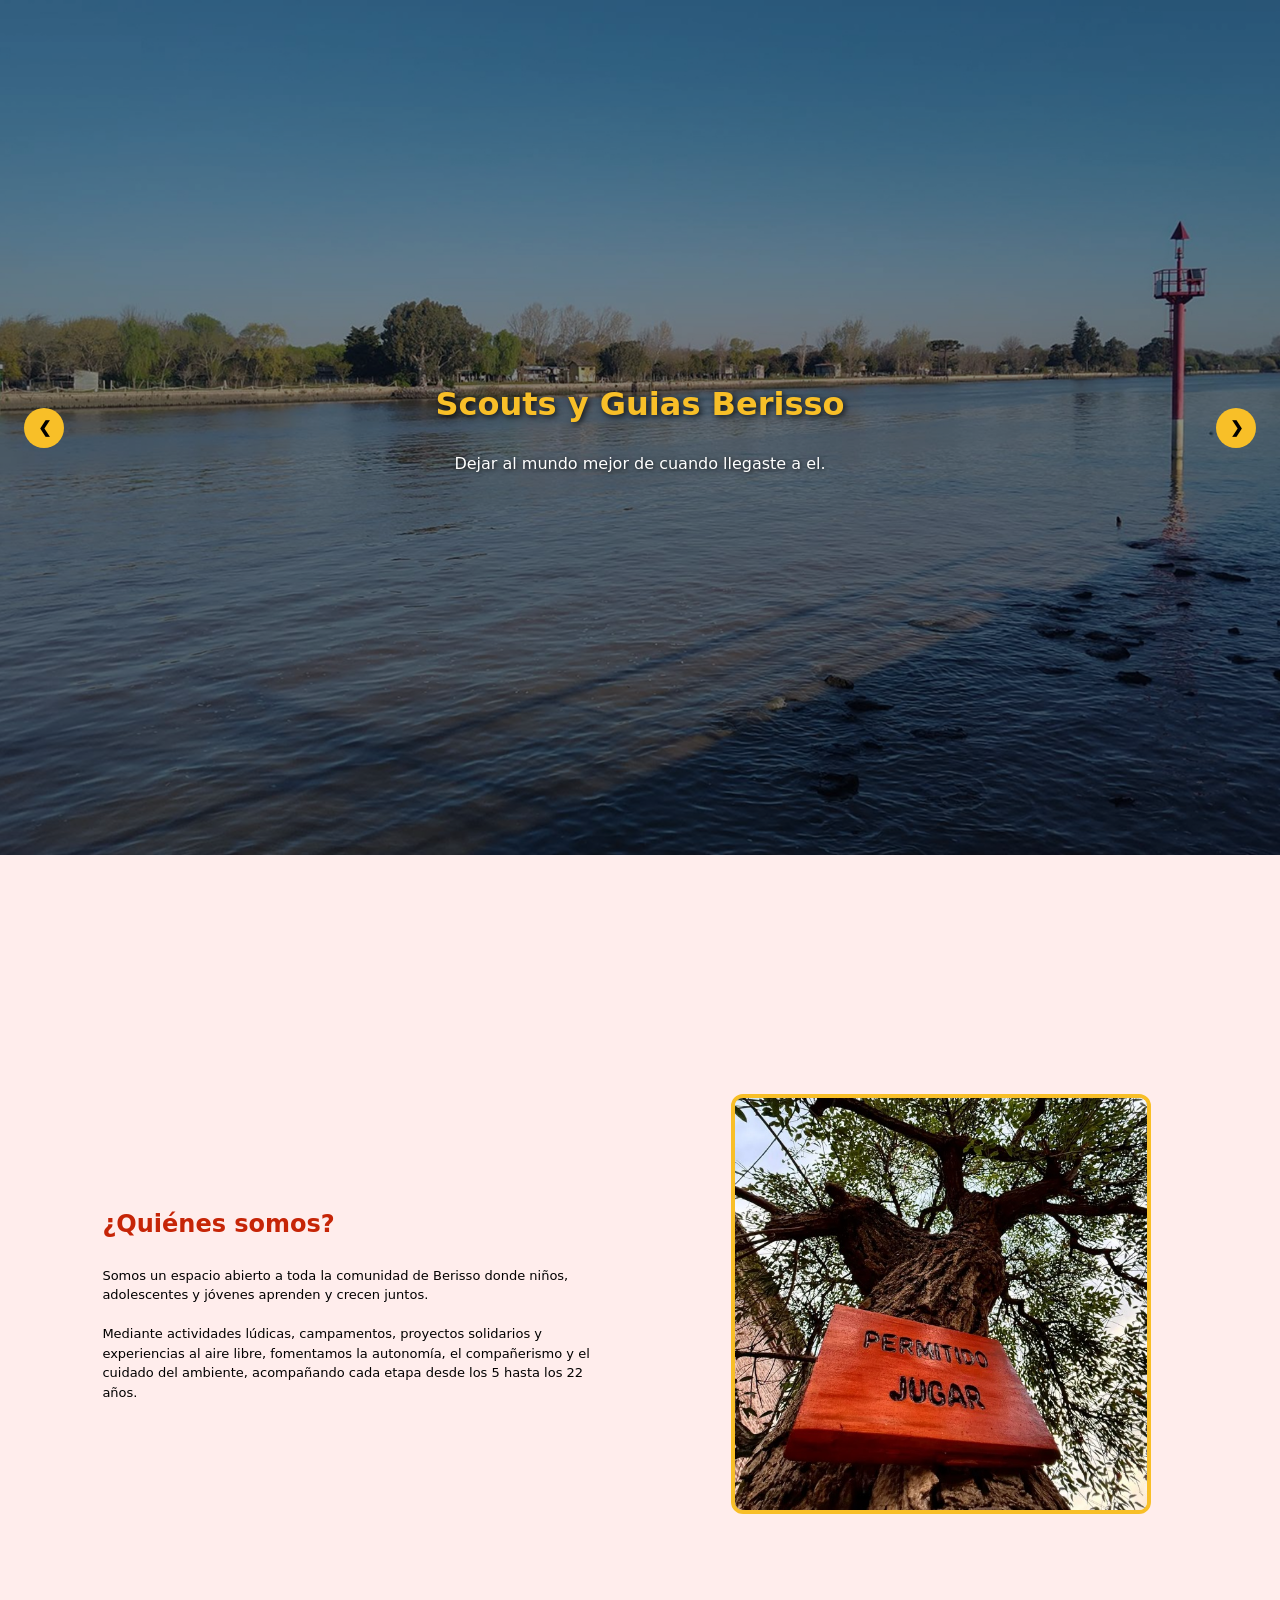
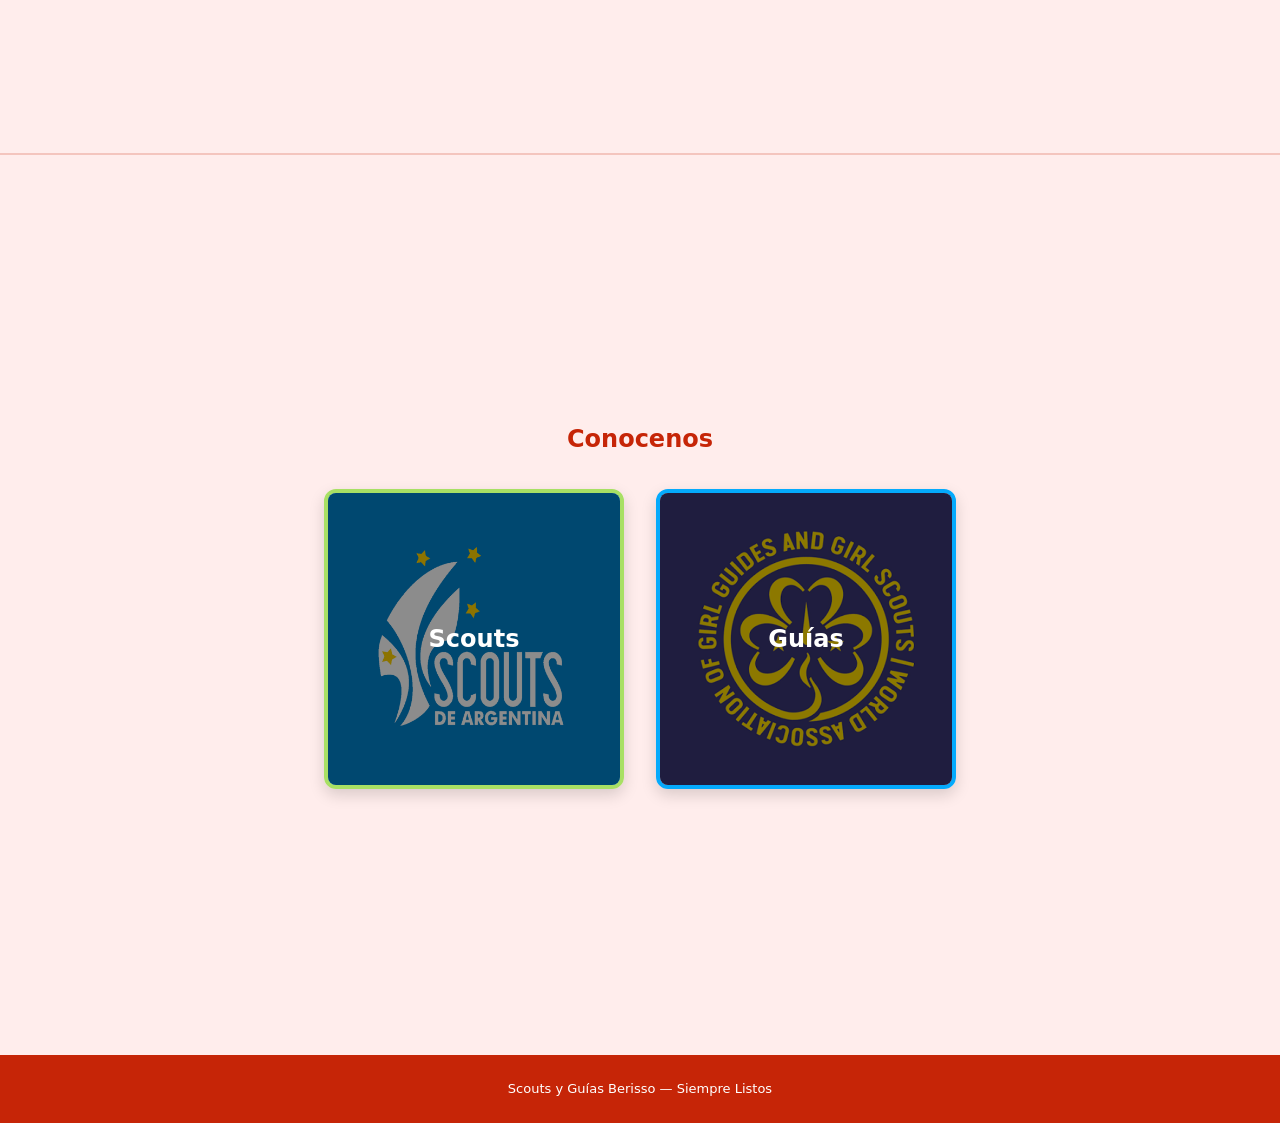
<file: index.html>
<!DOCTYPE html>
<html lang="es">
<head>
    <meta charset="UTF-8">
    <meta name="viewport" content="width=device-width, initial-scale=1.0">
    <title>Scouts y Guías Berisso</title>
    <link rel="stylesheet" href="principal.css">
</head>
<body>

    <!--<header class="site-header">
        <span>Scouts y Guías Berisso</span>
    </header>-->

    <!-- Sección 1: Hero con carrusel de fondo, título y frase centrados -->
    <section class="hero">
        <div class="carousel">
            <div class="slide">
                <img src="fotos/berisso 1.jpg" alt="Imagen 1">
                <!--<p class="slide-caption">Primera diapositiva</p>-->
            </div>
            <div class="slide" hidden>
                <img src="fotos/berisso 2.jpg" alt="Imagen 2">
                <!--<p class="slide-caption">Segunda diapositiva</p>-->
            </div>
            <div class="slide" hidden>
                <img src="fotos/berisso 3.jpg" alt="Imagen 3">
                <!--<p class="slide-caption">Tercera diapositiva</p>-->
            </div>

            <button id="prev" aria-label="Anterior">&#10094;</button>
            <button id="next" aria-label="Siguiente">&#10095;</button>
        </div>

        <div class="hero-content">
            <h1>Scouts y Guias Berisso</h1>
            <h3>Dejar al mundo mejor de cuando llegaste a el.</h3>
        </div>
    </section>

    <!-- Sección 2: Texto a la izquierda, foto cuadrada a la derecha -->
    <section class="quienes-somos">
        <div class="quienes-texto">
            <h3>¿Quiénes somos?</h3>
            <p>
                Somos un espacio abierto a toda la comunidad de Berisso donde niños, adolescentes y jóvenes aprenden y crecen juntos.<br><br>
                Mediante actividades lúdicas, campamentos, proyectos solidarios y experiencias al aire libre, fomentamos la autonomía, el compañerismo y el cuidado del ambiente, acompañando cada etapa desde los 5 hasta los 22 años.
            </p>
        </div>
        <div class="quienes-img">
            <img src="fotos/instagram scout.jpeg" alt="Actividad Scout en Berisso">
        </div>
    </section>

    <!-- Sección 3: Conocenos con dos tarjetas cuadradas lado a lado -->
    <section class="conocenos">
        <h2>Conocenos</h2>
        <div class="conocenos-grid">
            <a href="ScoutsBerisso.html" class="card card-scouts">
                <img src="fotos/scouts hombres.jpg" alt="Scouts">
                <h4>Scouts</h4>
            </a>    
            
            <div class="card card-guias">
                <a href="GuiasBerisso.html">
                    <img src="fotos/guias mujeres.jpg" alt="Guías">
                    <h4>Guías</h4>
                </a>
            </div>
        </div>
    </section>

    <footer class="site-footer">
        <p>Scouts y Guías Berisso — Siempre Listos</p>
    </footer>

    <script>
        const slides = document.querySelectorAll('.slide');
        let index = 0;

        function showSlide(n) {
            slides[index].hidden = true;
            index = (n + slides.length) % slides.length;
            slides[index].hidden = false;
        }

        document.getElementById('next').onclick = () => showSlide(index + 1);
        document.getElementById('prev').onclick = () => showSlide(index - 1);
    </script>
</body>
</html>
</file>
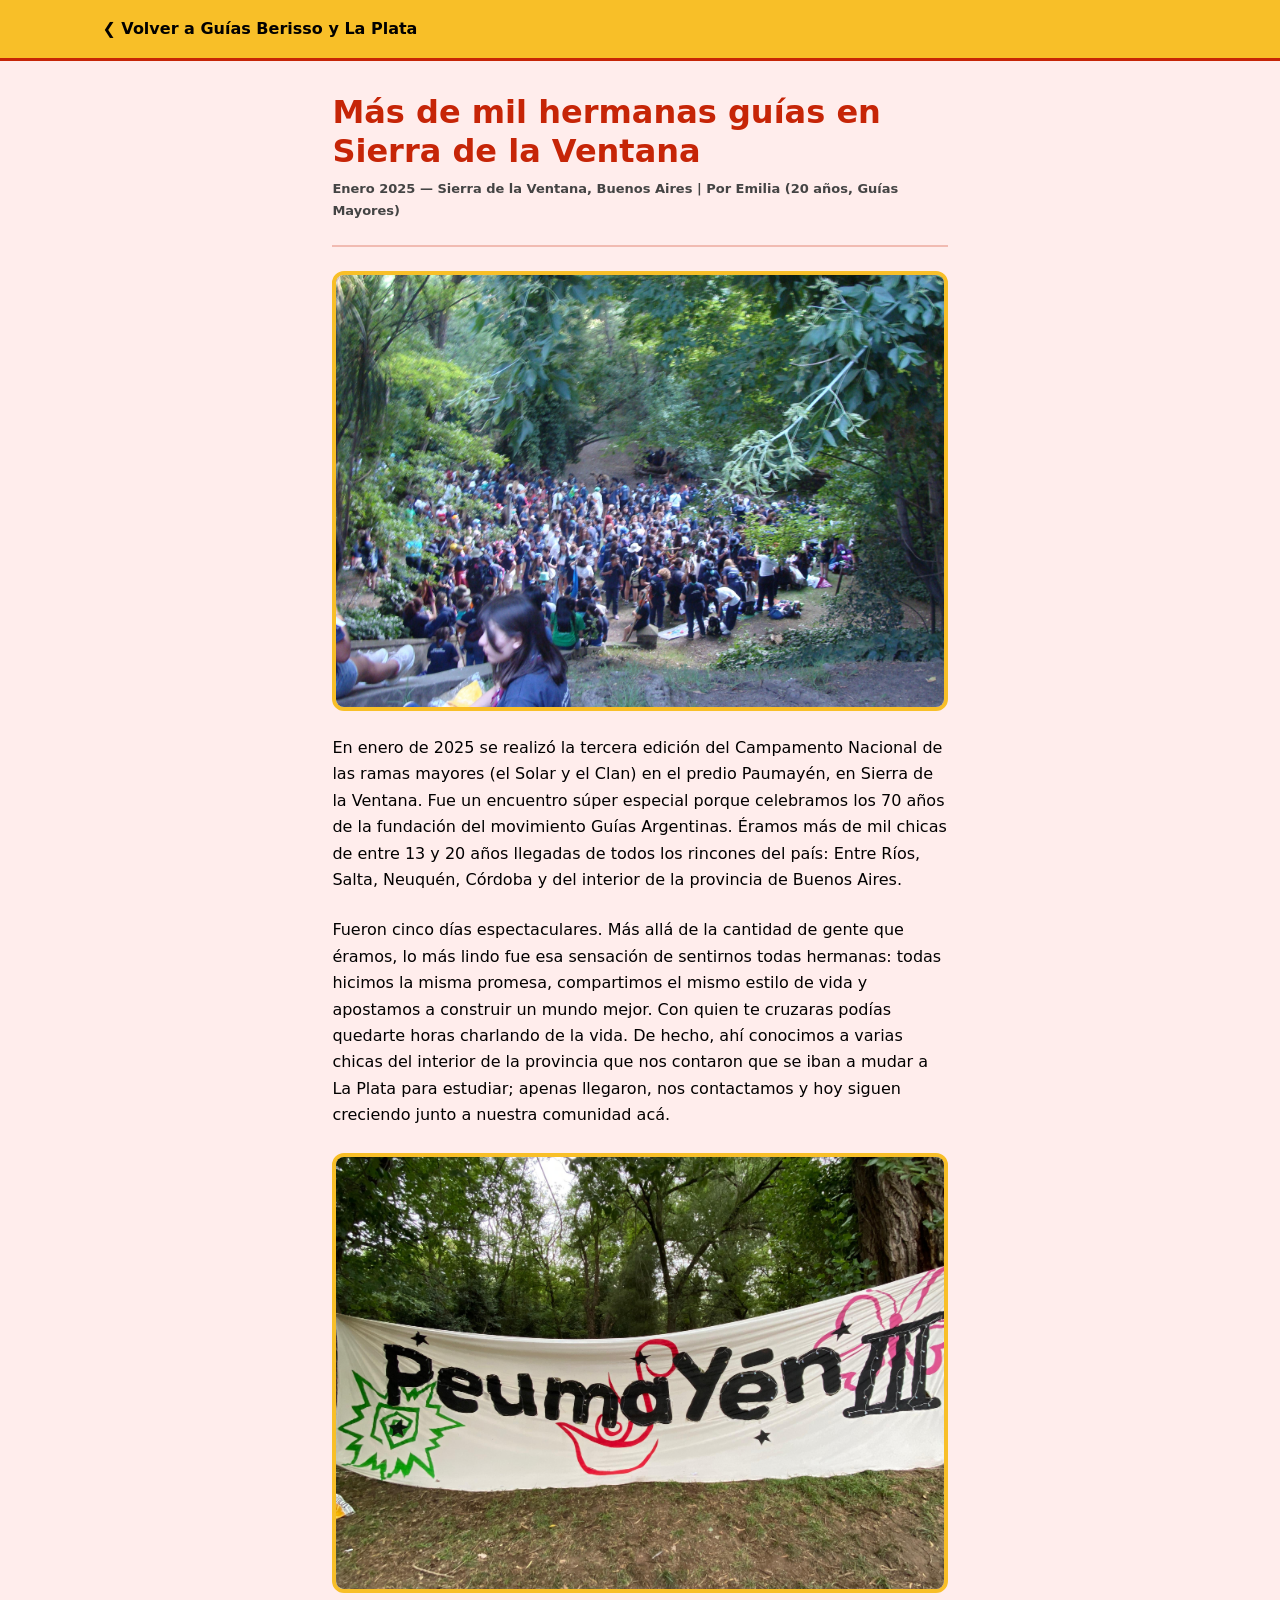
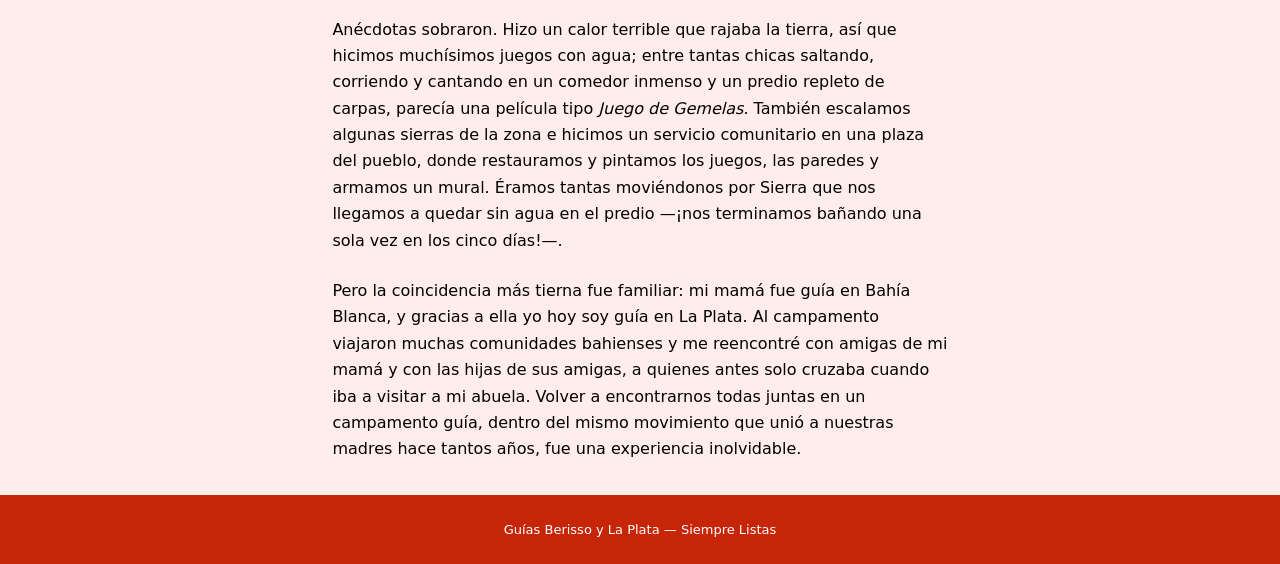
<file: experiencia-emilia.html>
<!DOCTYPE html>
<html lang="es">
<head>
    <meta charset="UTF-8">
    <meta name="viewport" content="width=device-width, initial-scale=1.0">
    <title>Más de mil hermanas guías en Sierra de la Ventana — Guías Berisso y La Plata</title>
    <link rel="stylesheet" href="experiencia-detalle.css">
</head>
<body>

    <header class="site-header">
        <a href="GuiasBerisso.html" class="volver-link">&#10094; Volver a Guías Berisso y La Plata</a>
    </header>

    <main class="articulo-contenedor">
        <header class="articulo-header">
            <h1>Más de mil hermanas guías en Sierra de la Ventana</h1>
            <p class="articulo-meta">Enero 2025 — Sierra de la Ventana, Buenos Aires | Por Emilia (20 años, Guías Mayores)</p>
        </header>

        <article class="articulo-cuerpo">
            <img src="fotos/peumayen 1.jpeg" alt="Campamento Nacional en Paumayén, Sierra de la Ventana" class="articulo-img">

            <p>
                En enero de 2025 se realizó la tercera edición del Campamento Nacional de las ramas mayores (el Solar y el Clan) en el predio Paumayén, en Sierra de la Ventana. Fue un encuentro súper especial porque celebramos los 70 años de la fundación del movimiento Guías Argentinas. Éramos más de mil chicas de entre 13 y 20 años llegadas de todos los rincones del país: Entre Ríos, Salta, Neuquén, Córdoba y del interior de la provincia de Buenos Aires.
            </p>

            <p>
                Fueron cinco días espectaculares. Más allá de la cantidad de gente que éramos, lo más lindo fue esa sensación de sentirnos todas hermanas: todas hicimos la misma promesa, compartimos el mismo estilo de vida y apostamos a construir un mundo mejor. Con quien te cruzaras podías quedarte horas charlando de la vida. De hecho, ahí conocimos a varias chicas del interior de la provincia que nos contaron que se iban a mudar a La Plata para estudiar; apenas llegaron, nos contactamos y hoy siguen creciendo junto a nuestra comunidad acá.
            </p>

            <img src="fotos/peumayen 2.jpeg" alt="Actividades y servicio comunitario en Sierra de la Ventana" class="articulo-img">

            <p>
                Anécdotas sobraron. Hizo un calor terrible que rajaba la tierra, así que hicimos muchísimos juegos con agua; entre tantas chicas saltando, corriendo y cantando en un comedor inmenso y un predio repleto de carpas, parecía una película tipo <em>Juego de Gemelas</em>. También escalamos algunas sierras de la zona e hicimos un servicio comunitario en una plaza del pueblo, donde restauramos y pintamos los juegos, las paredes y armamos un mural. Éramos tantas moviéndonos por Sierra que nos llegamos a quedar sin agua en el predio —¡nos terminamos bañando una sola vez en los cinco días!—.
            </p>

            <p>
                Pero la coincidencia más tierna fue familiar: mi mamá fue guía en Bahía Blanca, y gracias a ella yo hoy soy guía en La Plata. Al campamento viajaron muchas comunidades bahienses y me reencontré con amigas de mi mamá y con las hijas de sus amigas, a quienes antes solo cruzaba cuando iba a visitar a mi abuela. Volver a encontrarnos todas juntas en un campamento guía, dentro del mismo movimiento que unió a nuestras madres hace tantos años, fue una experiencia inolvidable.
            </p>
        </article>
    </main>

    <footer class="site-footer">
        <p>Guías Berisso y La Plata — Siempre Listas</p>
    </footer>

</body>
</html>
</file>
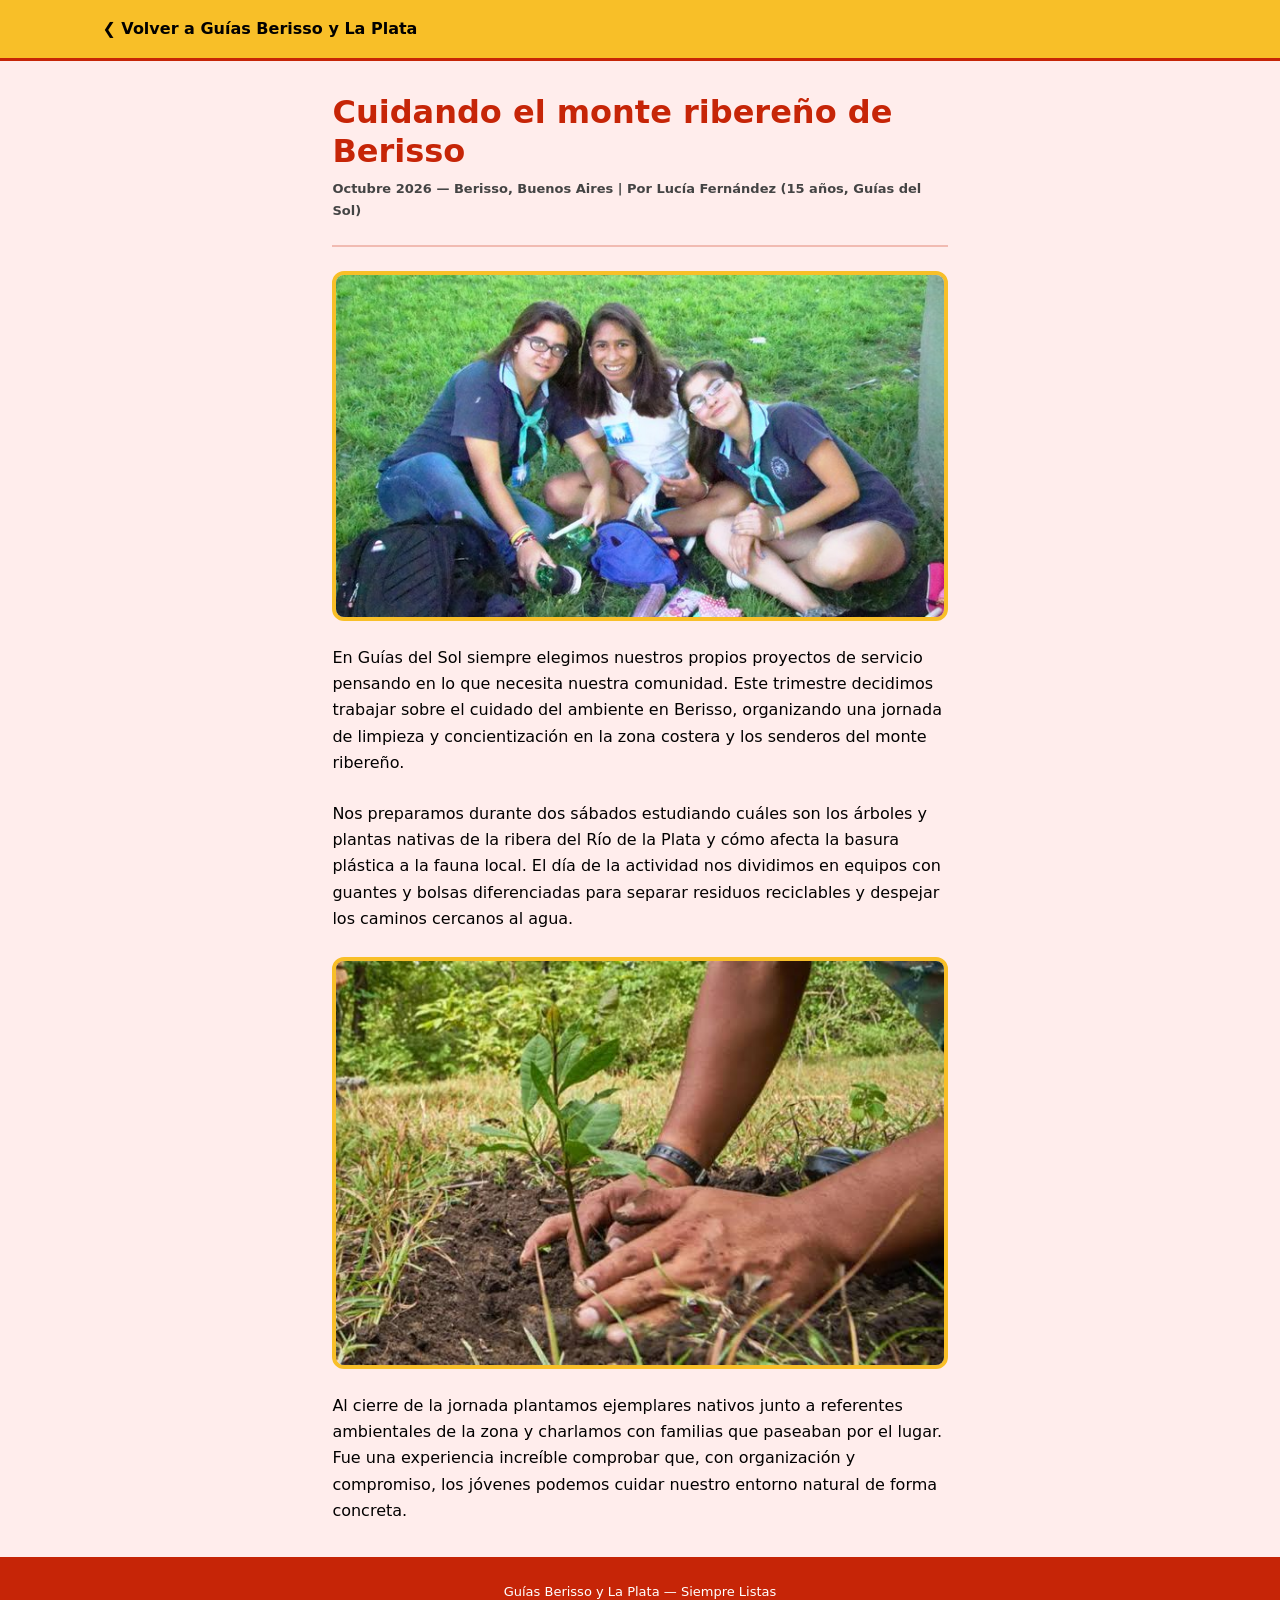
<file: experiencia-lucia.html>
<!DOCTYPE html>
<html lang="es">
<head>
    <meta charset="UTF-8">
    <meta name="viewport" content="width=device-width, initial-scale=1.0">
    <title>Cuidando el monte ribereño de Berisso — Guías Berisso y La Plata</title>
    <link rel="stylesheet" href="experiencia-detalle.css">
</head>
<body>

    <header class="site-header">
        <a href="GuiasBerisso.html" class="volver-link">&#10094; Volver a Guías Berisso y La Plata</a>
    </header>

    <main class="articulo-contenedor">
        <header class="articulo-header">
            <h1>Cuidando el monte ribereño de Berisso</h1>
            <p class="articulo-meta">Octubre 2026 — Berisso, Buenos Aires | Por Lucía Fernández (15 años, Guías del Sol)</p>
        </header>

        <article class="articulo-cuerpo">
            <img src="fotos/guiasDelS9ol.jpg" alt="Jornada ambiental de Guías del Sol en Berisso" class="articulo-img">

            <p>
                En Guías del Sol siempre elegimos nuestros propios proyectos de servicio pensando en lo que necesita nuestra comunidad. Este trimestre decidimos trabajar sobre el cuidado del ambiente en Berisso, organizando una jornada de limpieza y concientización en la zona costera y los senderos del monte ribereño.
            </p>

            <p>
                Nos preparamos durante dos sábados estudiando cuáles son los árboles y plantas nativas de la ribera del Río de la Plata y cómo afecta la basura plástica a la fauna local. El día de la actividad nos dividimos en equipos con guantes y bolsas diferenciadas para separar residuos reciclables y despejar los caminos cercanos al agua.
            </p>

            <img src="fotos/plantacion.jpg" alt="Plantación de especies nativas en la costa" class="articulo-img">

            <p>
                Al cierre de la jornada plantamos ejemplares nativos junto a referentes ambientales de la zona y charlamos con familias que paseaban por el lugar. Fue una experiencia increíble comprobar que, con organización y compromiso, los jóvenes podemos cuidar nuestro entorno natural de forma concreta.
            </p>
        </article>
    </main>

    <footer class="site-footer">
        <p>Guías Berisso y La Plata — Siempre Listas</p>
    </footer>

</body>
</html>
</file>
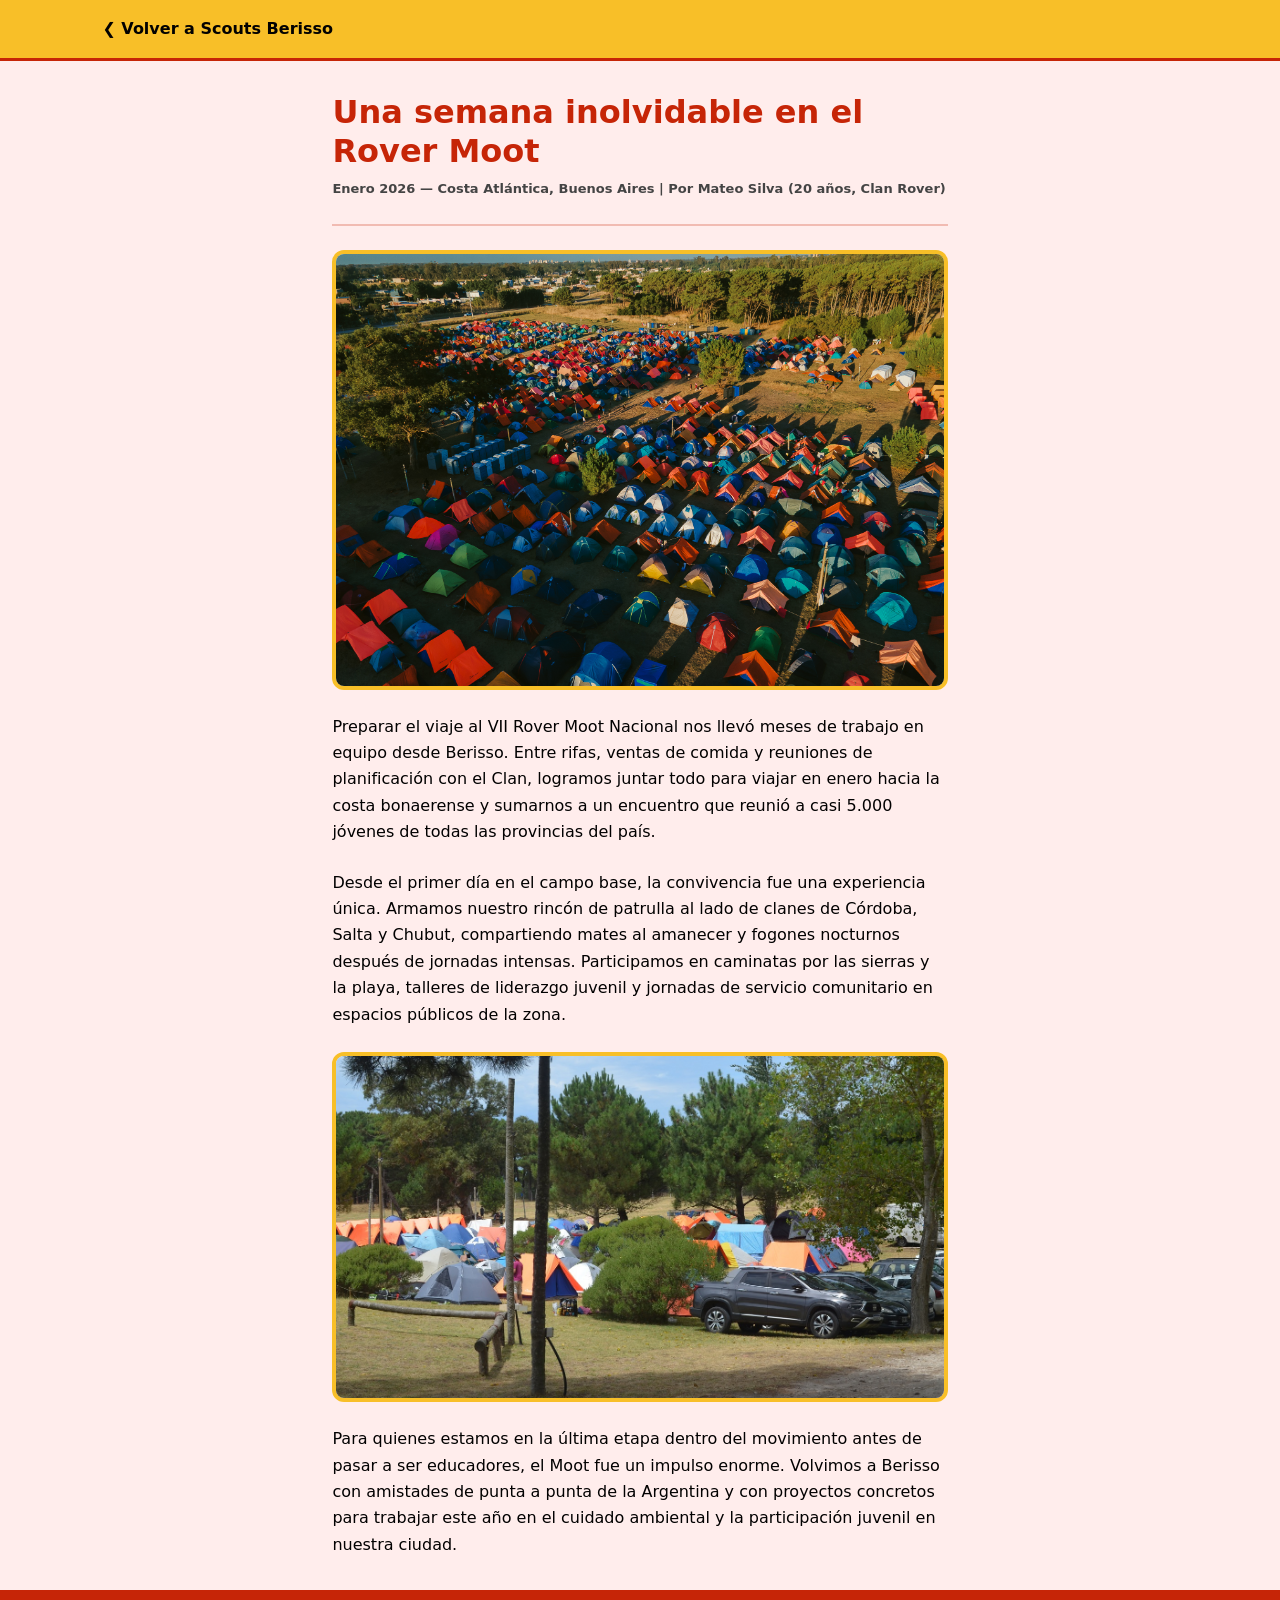
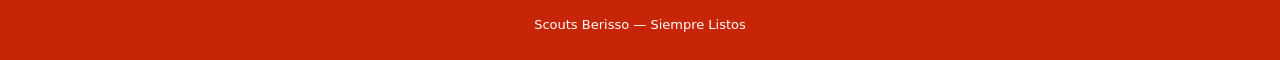
<file: experiencia-mateo.html>
<!DOCTYPE html>
<html lang="es">
<head>
    <meta charset="UTF-8">
    <meta name="viewport" content="width=device-width, initial-scale=1.0">
    <title>Una semana inolvidable en el Rover Moot — Scouts Berisso</title>
    <link rel="stylesheet" href="experiencia-detalle.css">
</head>
<body>

    <header class="site-header">
        <a href="ScoutsBerisso.html" class="volver-link">&#10094; Volver a Scouts Berisso</a>
    </header>

    <main class="articulo-contenedor">
        <header class="articulo-header">
            <h1>Una semana inolvidable en el Rover Moot</h1>
            <p class="articulo-meta">Enero 2026 — Costa Atlántica, Buenos Aires | Por Mateo Silva (20 años, Clan Rover)</p>
        </header>

        <article class="articulo-cuerpo">
            <img src="fotos/campamentoCosta.jpg" alt="Campamento Rover en la costa bonaerense" class="articulo-img">

            <p>
                Preparar el viaje al VII Rover Moot Nacional nos llevó meses de trabajo en equipo desde Berisso. Entre rifas, ventas de comida y reuniones de planificación con el Clan, logramos juntar todo para viajar en enero hacia la costa bonaerense y sumarnos a un encuentro que reunió a casi 5.000 jóvenes de todas las provincias del país.
            </p>

            <p>
                Desde el primer día en el campo base, la convivencia fue una experiencia única. Armamos nuestro rincón de patrulla al lado de clanes de Córdoba, Salta y Chubut, compartiendo mates al amanecer y fogones nocturnos después de jornadas intensas. Participamos en caminatas por las sierras y la playa, talleres de liderazgo juvenil y jornadas de servicio comunitario en espacios públicos de la zona.
            </p>

            <img src="fotos/campamentoCosta1.jpg" alt="Jóvenes Rovers en jornada de servicio comunitario" class="articulo-img">

            <p>
                Para quienes estamos en la última etapa dentro del movimiento antes de pasar a ser educadores, el Moot fue un impulso enorme. Volvimos a Berisso con amistades de punta a punta de la Argentina y con proyectos concretos para trabajar este año en el cuidado ambiental y la participación juvenil en nuestra ciudad.
            </p>
        </article>
    </main>

    <footer class="site-footer">
        <p>Scouts Berisso — Siempre Listos</p>
    </footer>

</body>
</html>
</file>
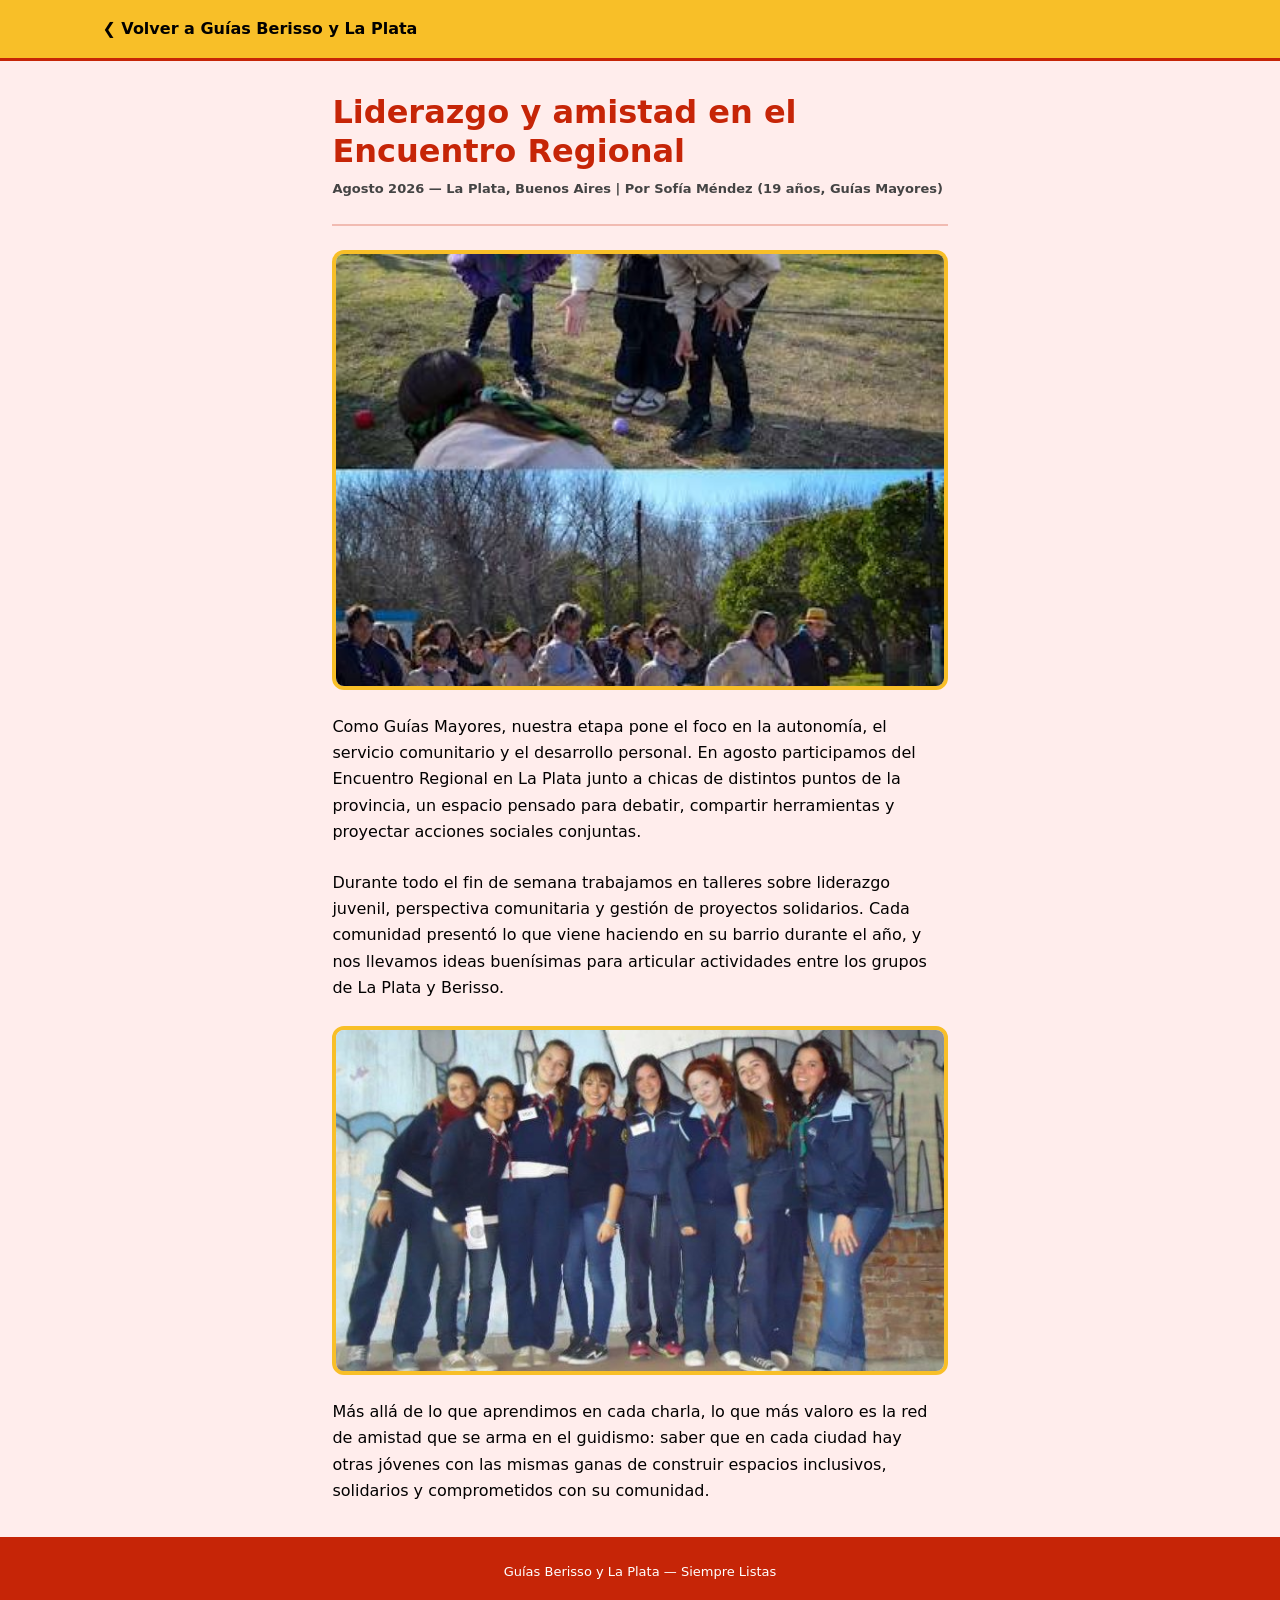
<file: experiencia-sofia.html>
<!DOCTYPE html>
<html lang="es">
<head>
    <meta charset="UTF-8">
    <meta name="viewport" content="width=device-width, initial-scale=1.0">
    <title>Liderazgo y amistad en el Encuentro Regional — Guías Berisso y La Plata</title>
    <link rel="stylesheet" href="experiencia-detalle.css">
</head>
<body>

    <header class="site-header">
        <a href="GuiasBerisso.html" class="volver-link">&#10094; Volver a Guías Berisso y La Plata</a>
    </header>

    <main class="articulo-contenedor">
        <header class="articulo-header">
            <h1>Liderazgo y amistad en el Encuentro Regional</h1>
            <p class="articulo-meta">Agosto 2026 — La Plata, Buenos Aires | Por Sofía Méndez (19 años, Guías Mayores)</p>
        </header>

        <article class="articulo-cuerpo">
            <img src="fotos/trabajamos.jpg" alt="Encuentro Regional de Guías Mayores" class="articulo-img">

            <p>
                Como Guías Mayores, nuestra etapa pone el foco en la autonomía, el servicio comunitario y el desarrollo personal. En agosto participamos del Encuentro Regional en La Plata junto a chicas de distintos puntos de la provincia, un espacio pensado para debatir, compartir herramientas y proyectar acciones sociales conjuntas.
            </p>

            <p>
                Durante todo el fin de semana trabajamos en talleres sobre liderazgo juvenil, perspectiva comunitaria y gestión de proyectos solidarios. Cada comunidad presentó lo que viene haciendo en su barrio durante el año, y nos llevamos ideas buenísimas para articular actividades entre los grupos de La Plata y Berisso.
            </p>

            <img src="fotos/encuentro.jpg" alt="Talleres y rondas de intercambio entre Guías Mayores" class="articulo-img">

            <p>
                Más allá de lo que aprendimos en cada charla, lo que más valoro es la red de amistad que se arma en el guidismo: saber que en cada ciudad hay otras jóvenes con las mismas ganas de construir espacios inclusivos, solidarios y comprometidos con su comunidad.
            </p>
        </article>
    </main>

    <footer class="site-footer">
        <p>Guías Berisso y La Plata — Siempre Listas</p>
    </footer>

</body>
</html>
</file>
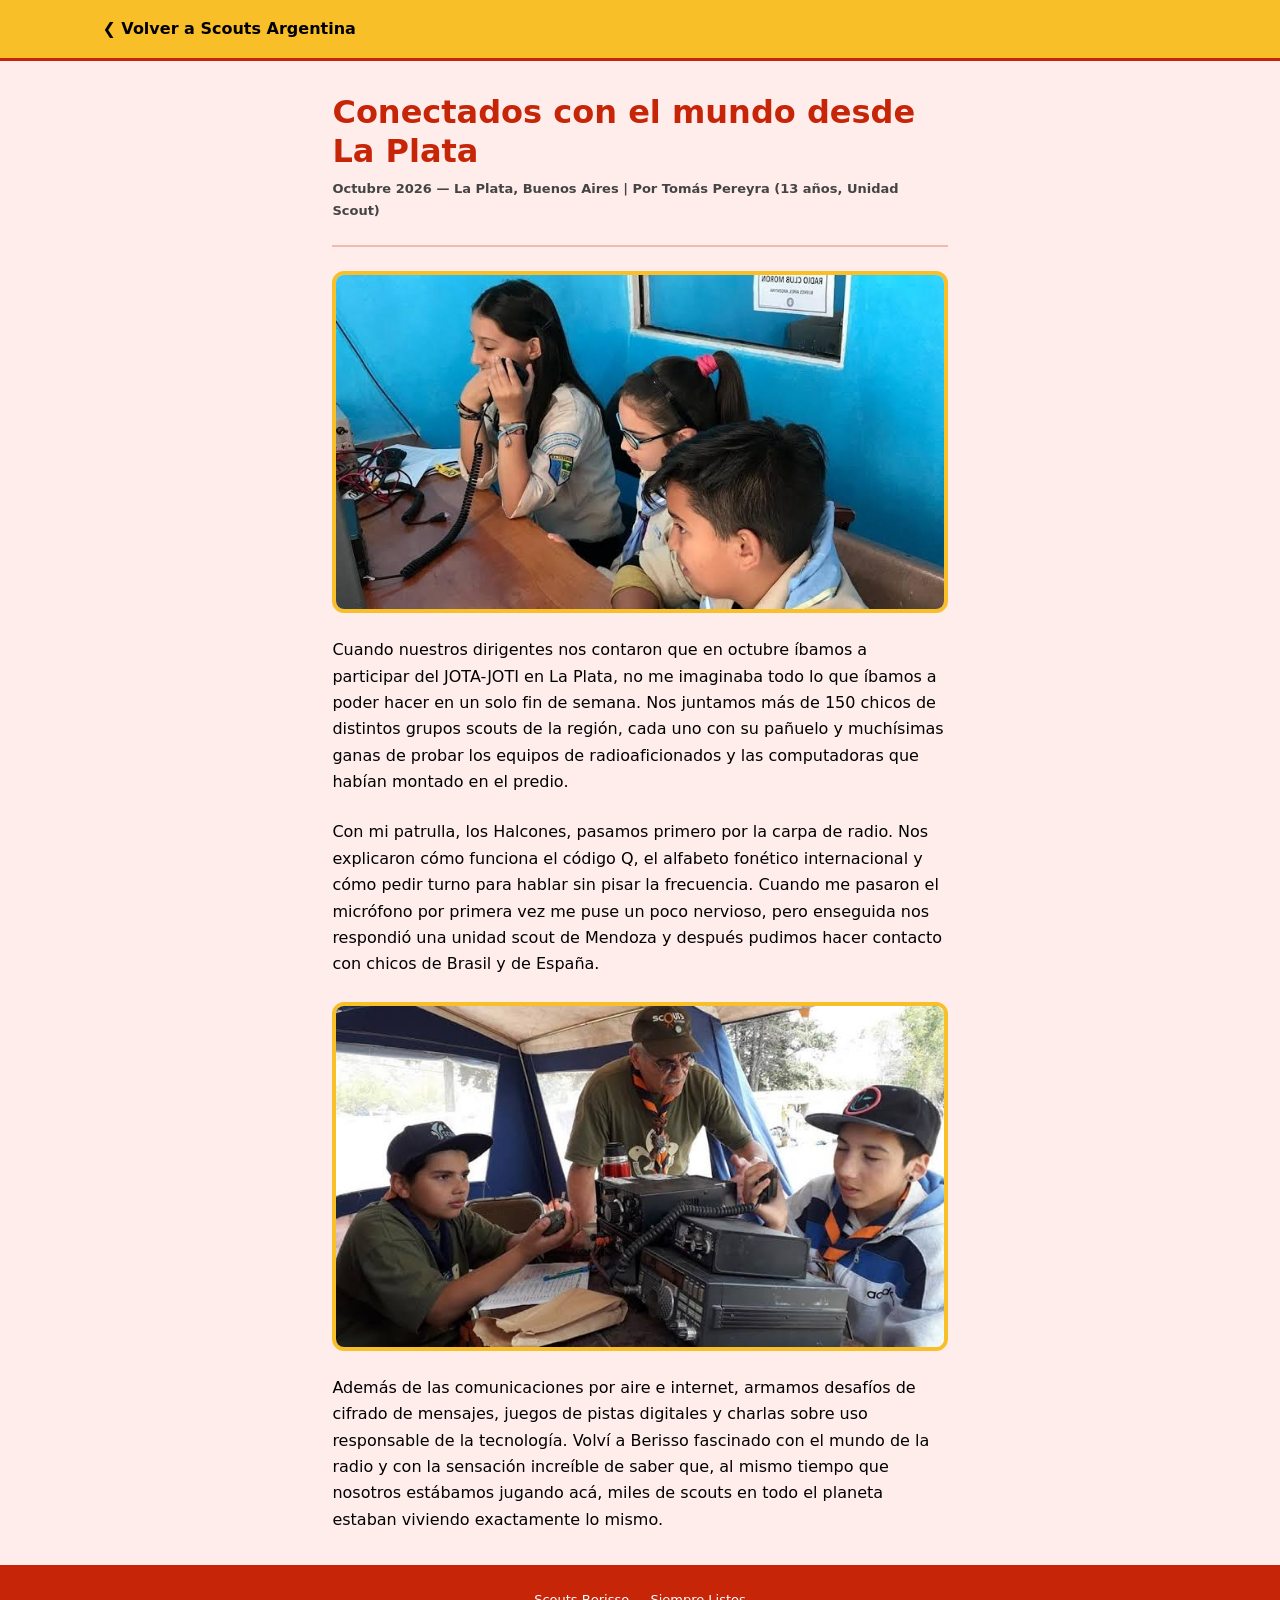
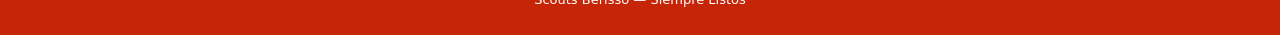
<file: experiencia-tomas.html>
<!DOCTYPE html>
<html lang="es">
<head>
    <meta charset="UTF-8">
    <meta name="viewport" content="width=device-width, initial-scale=1.0">
    <title>Conectados con el mundo desde La Plata — Scouts Berisso</title>
    <link rel="stylesheet" href="experiencia-detalle.css">
</head>
<body>

    <header class="site-header">
        <a href="ScoutsBerisso.html" class="volver-link">&#10094; Volver a Scouts Argentina</a>
    </header>

    <main class="articulo-contenedor">
        <header class="articulo-header">
            <h1>Conectados con el mundo desde La Plata</h1>
            <p class="articulo-meta">Octubre 2026 — La Plata, Buenos Aires | Por Tomás Pereyra (13 años, Unidad Scout)</p>
        </header>

        <article class="articulo-cuerpo">
            <img src="fotos/scoutoperandoradio.jpg" alt="Scouts operando estaciones de radio en el JOTA-JOTI" class="articulo-img">

            <p>
                Cuando nuestros dirigentes nos contaron que en octubre íbamos a participar del JOTA-JOTI en La Plata, no me imaginaba todo lo que íbamos a poder hacer en un solo fin de semana. Nos juntamos más de 150 chicos de distintos grupos scouts de la región, cada uno con su pañuelo y muchísimas ganas de probar los equipos de radioaficionados y las computadoras que habían montado en el predio.
            </p>

            <p>
                Con mi patrulla, los Halcones, pasamos primero por la carpa de radio. Nos explicaron cómo funciona el código Q, el alfabeto fonético internacional y cómo pedir turno para hablar sin pisar la frecuencia. Cuando me pasaron el micrófono por primera vez me puse un poco nervioso, pero enseguida nos respondió una unidad scout de Mendoza y después pudimos hacer contacto con chicos de Brasil y de España.
            </p>

            <img src="fotos/scoutConPatrulla.jpg" alt="Patrullas compartiendo actividades tecnológicas y juegos" class="articulo-img">

            <p>
                Además de las comunicaciones por aire e internet, armamos desafíos de cifrado de mensajes, juegos de pistas digitales y charlas sobre uso responsable de la tecnología. Volví a Berisso fascinado con el mundo de la radio y con la sensación increíble de saber que, al mismo tiempo que nosotros estábamos jugando acá, miles de scouts en todo el planeta estaban viviendo exactamente lo mismo.
            </p>
        </article>
    </main>

    <footer class="site-footer">
        <p>Scouts Berisso — Siempre Listos</p>
    </footer>

</body>
</html>
</file>
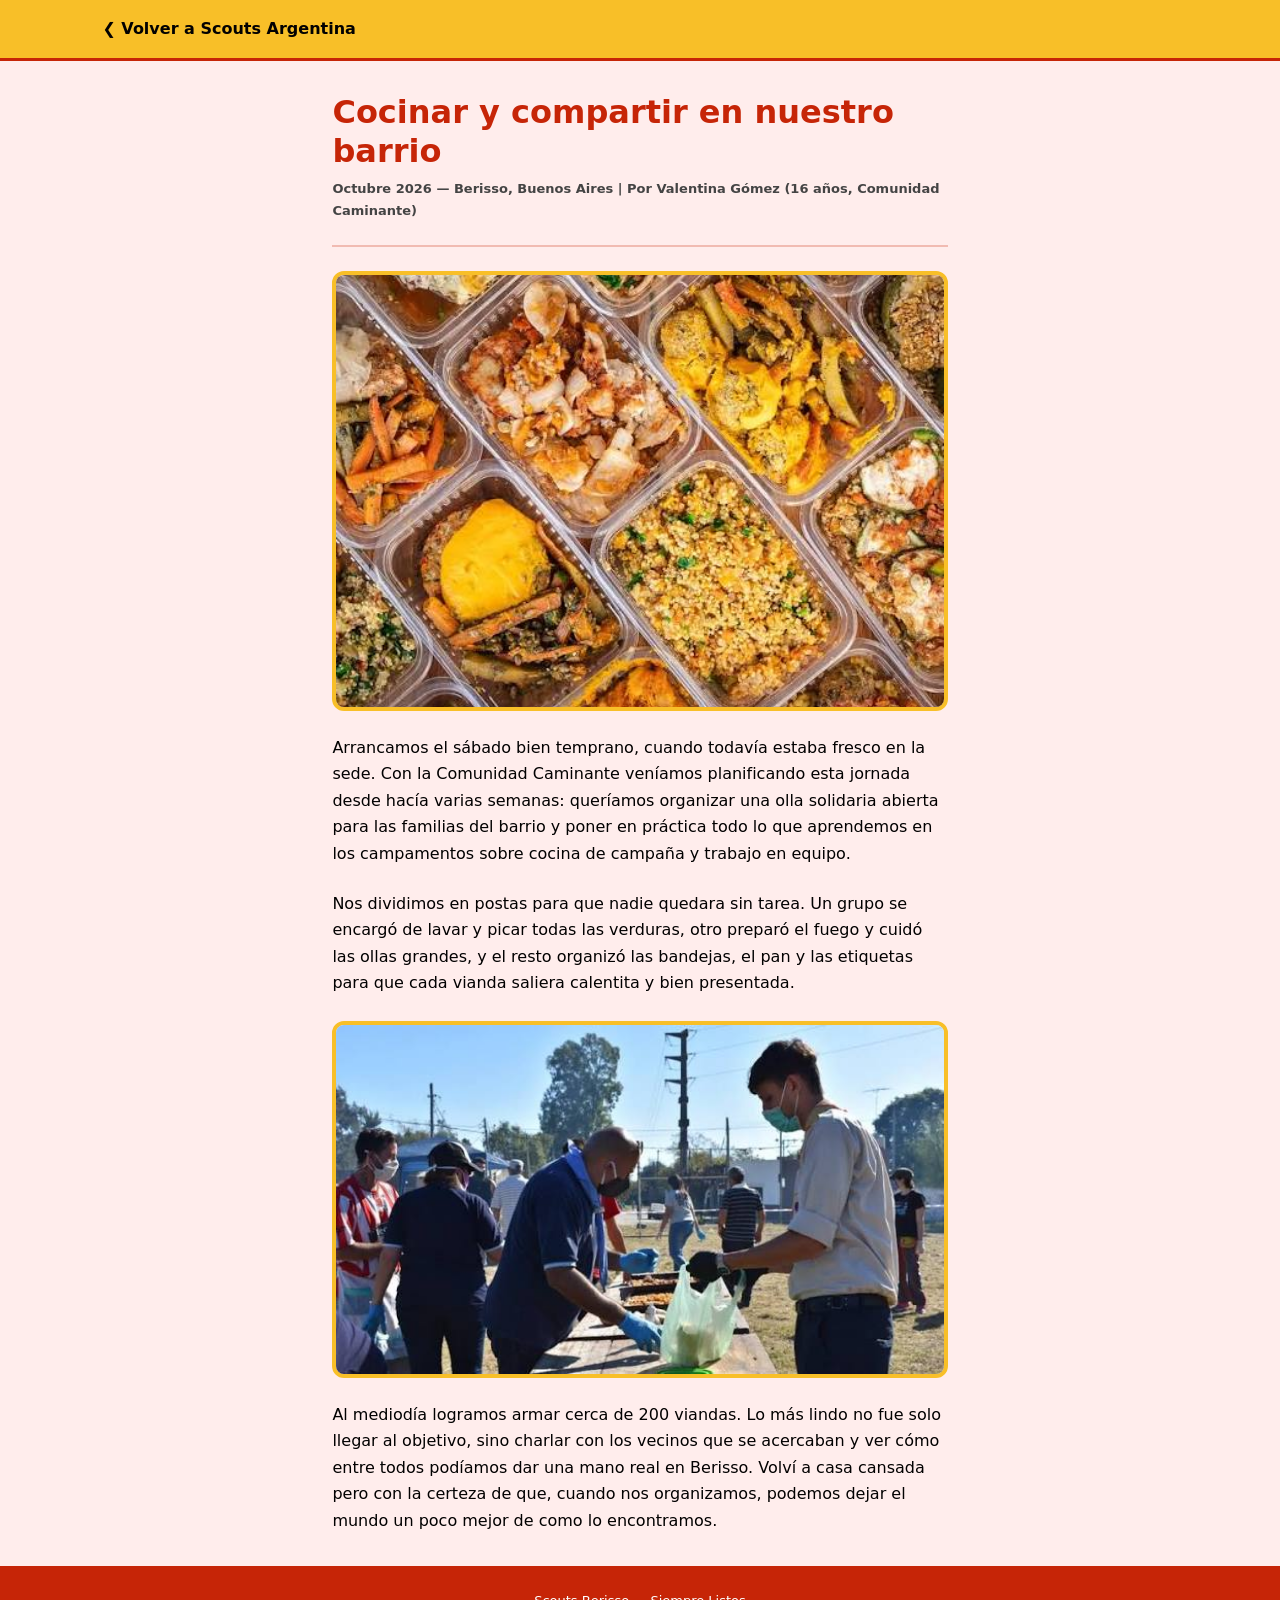
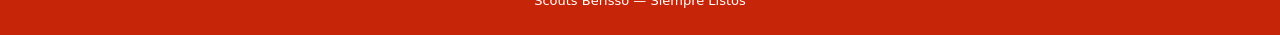
<file: experiencia-valentina.html>
<!DOCTYPE html>
<html lang="es">
<head>
    <meta charset="UTF-8">
    <meta name="viewport" content="width=device-width, initial-scale=1.0">
    <title>Cocinar y compartir en nuestro barrio — Scouts Berisso</title>
    <link rel="stylesheet" href="experiencia-detalle.css">
</head>
<body>

    <header class="site-header">
        <a href="ScoutsBerisso.html" class="volver-link">&#10094; Volver a Scouts Argentina</a>
    </header>

    <main class="articulo-contenedor">
        <header class="articulo-header">
            <h1>Cocinar y compartir en nuestro barrio</h1>
            <p class="articulo-meta">Octubre 2026 — Berisso, Buenos Aires | Por Valentina Gómez (16 años, Comunidad Caminante)</p>
        </header>

        <article class="articulo-cuerpo">
            <img src="fotos/preparacion de viandas.jpg" alt="Preparación de viandas solidarias en Berisso" class="articulo-img">

            <p>
                Arrancamos el sábado bien temprano, cuando todavía estaba fresco en la sede. Con la Comunidad Caminante veníamos planificando esta jornada desde hacía varias semanas: queríamos organizar una olla solidaria abierta para las familias del barrio y poner en práctica todo lo que aprendemos en los campamentos sobre cocina de campaña y trabajo en equipo.
            </p>

            <p>
                Nos dividimos en postas para que nadie quedara sin tarea. Un grupo se encargó de lavar y picar todas las verduras, otro preparó el fuego y cuidó las ollas grandes, y el resto organizó las bandejas, el pan y las etiquetas para que cada vianda saliera calentita y bien presentada.
            </p>

            <img src="fotos/reparticion de viandas.jpg" alt="Equipo scout repartiendo viandas" class="articulo-img">

            <p>
                Al mediodía logramos armar cerca de 200 viandas. Lo más lindo no fue solo llegar al objetivo, sino charlar con los vecinos que se acercaban y ver cómo entre todos podíamos dar una mano real en Berisso. Volví a casa cansada pero con la certeza de que, cuando nos organizamos, podemos dejar el mundo un poco mejor de como lo encontramos.
            </p>
        </article>
    </main>

    <footer class="site-footer">
        <p>Scouts Berisso — Siempre Listos</p>
    </footer>

</body>
</html>
</file>
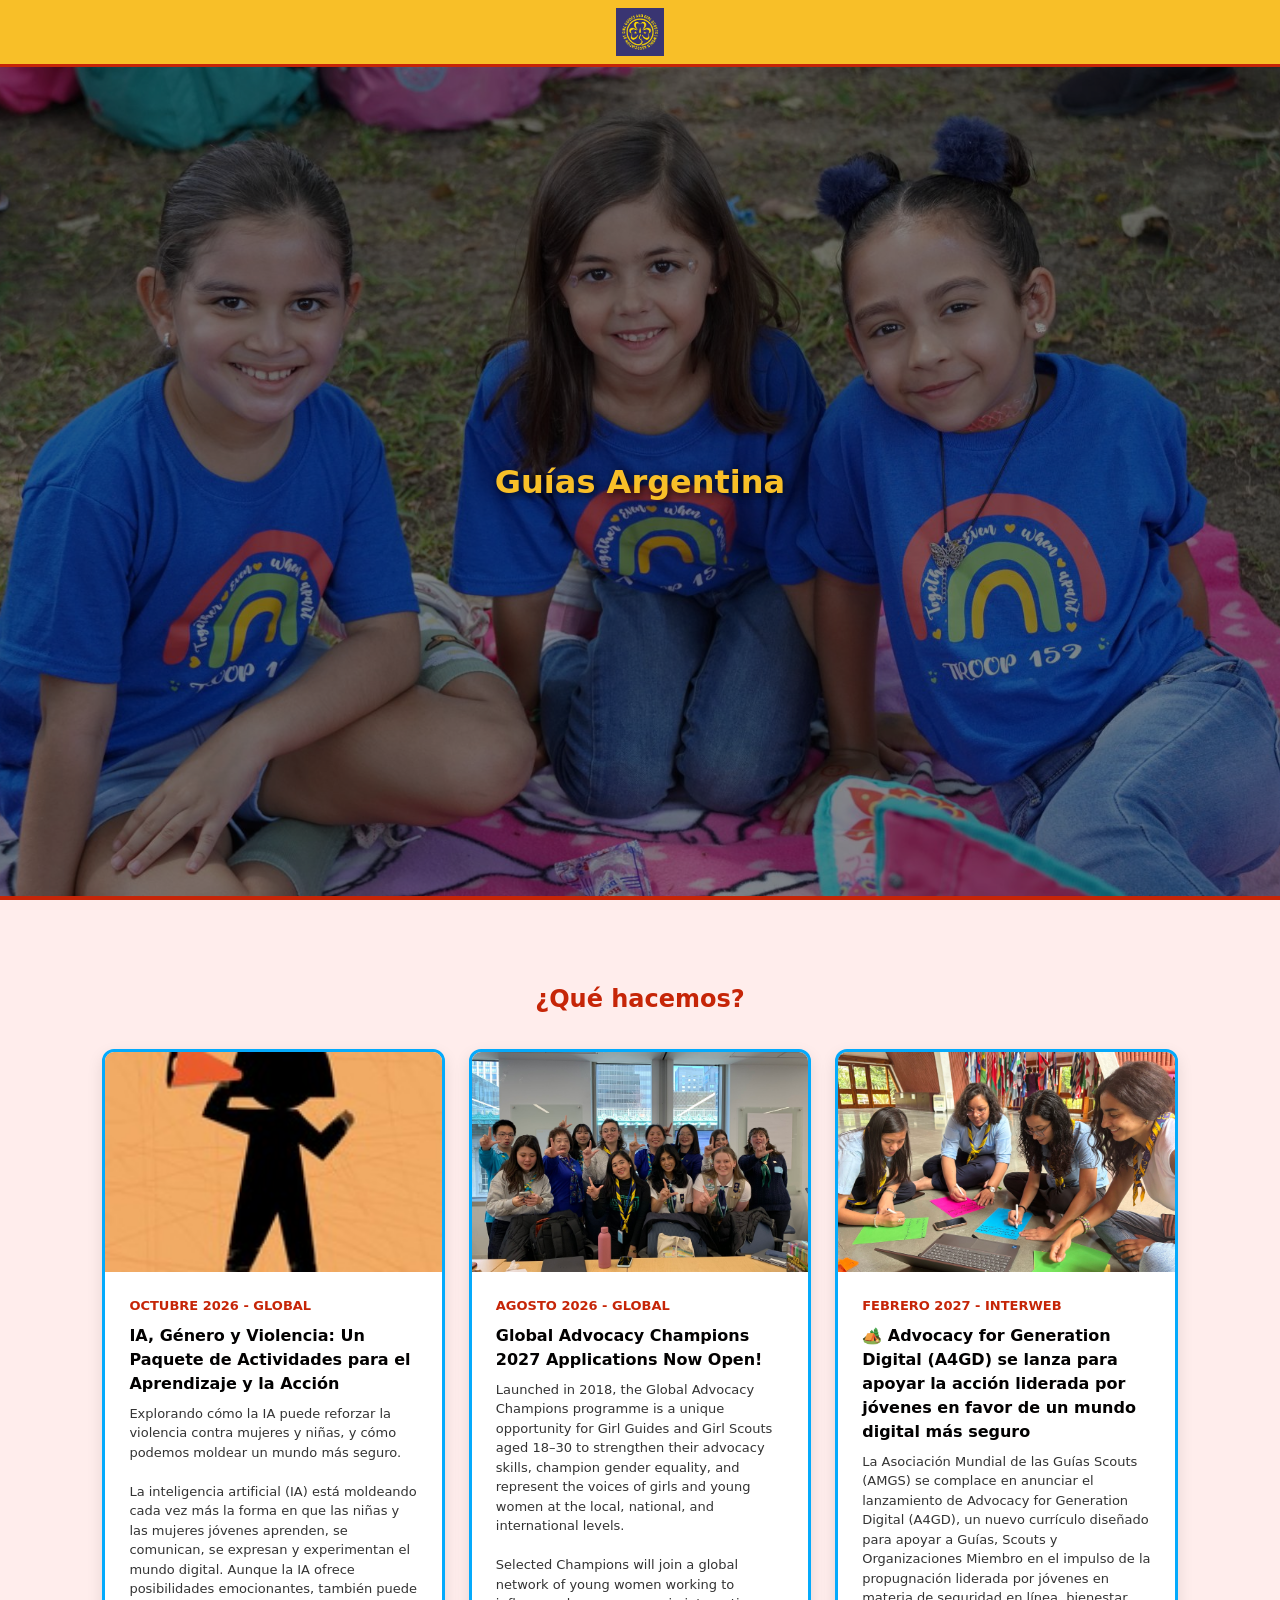
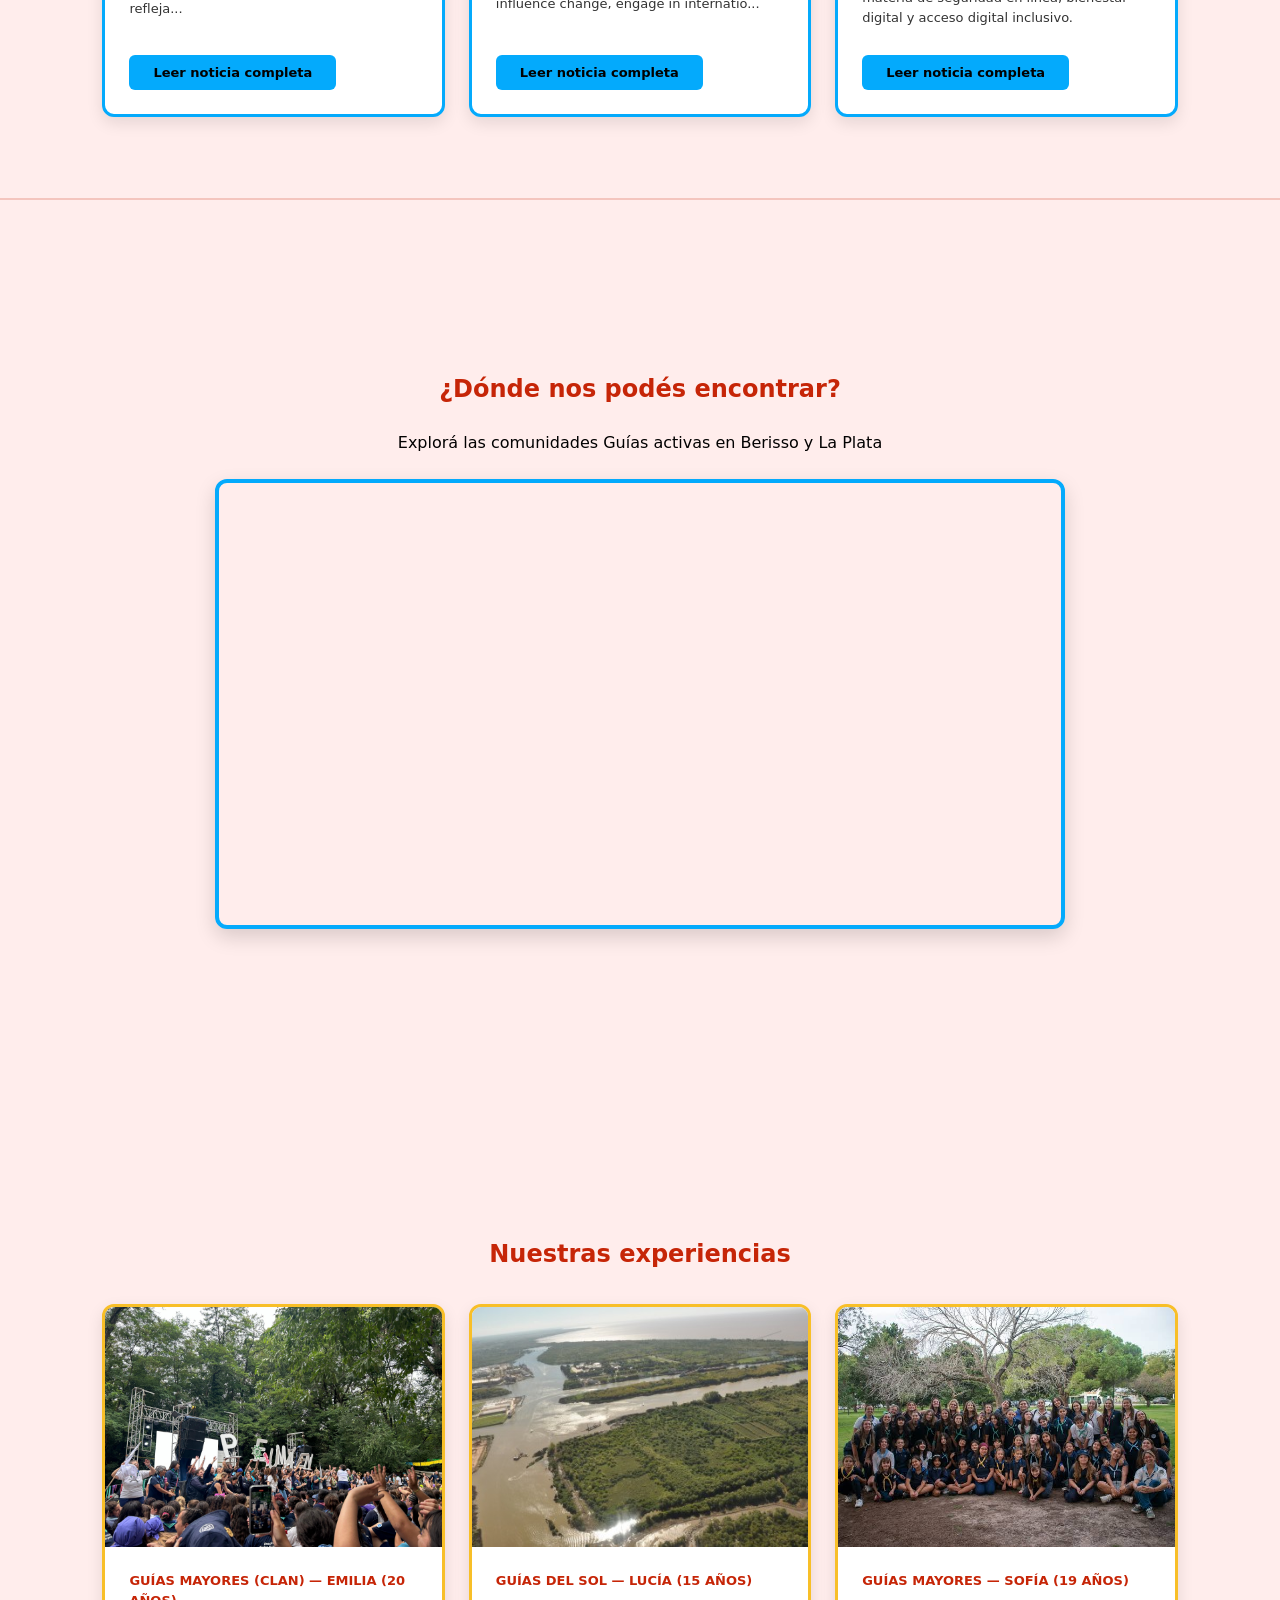
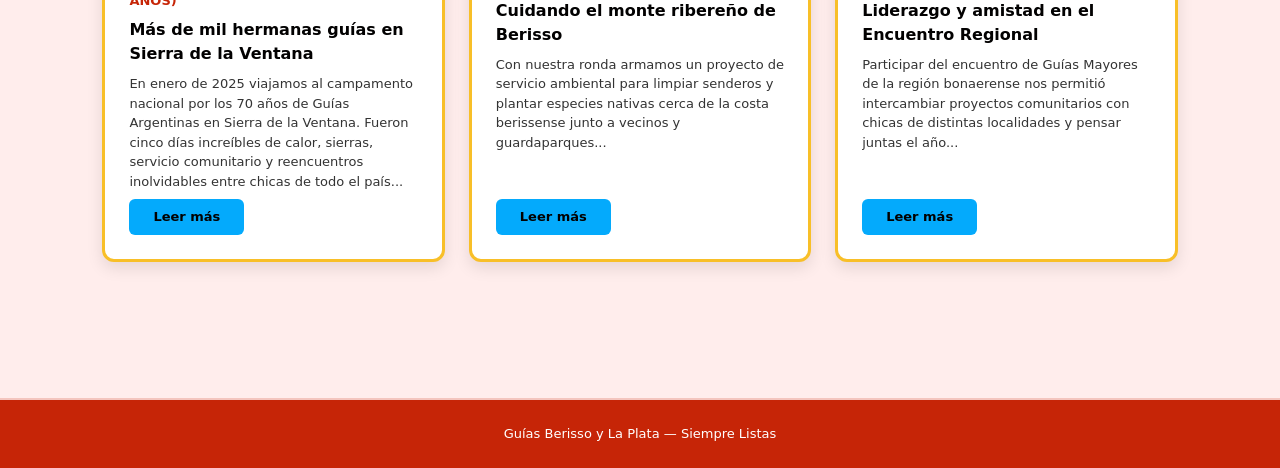
<file: GuiasBerisso.html>
<!DOCTYPE html>
<html lang="es">
<head>
    <meta charset="UTF-8">
    <meta name="viewport" content="width=device-width, initial-scale=1.0">
    <title>Guías Argentina</title>
    <link rel="stylesheet" href="GuiasBerisso.css">
</head>
<body>

    <header class="site-header">
        <a href="index.html" class="logo-link" title="Volver al inicio">
            <img src="fotos/guias mujeres.jpg" alt="Logo Scouts y Guías Berisso">
        </a>
    </header>

    <!-- Sección 1: Foto de fondo + Título centrado a pantalla completa -->
    <section class="hero-scouts">
        <img src="fotos/guias.png" alt="Guías Argentina" class="hero-bg">
        <div class="hero-overlay"></div>
        <div class="hero-content">
            <h1>Guías Argentina</h1>
        </div>
    </section>

    <!-- Sección 2: ¿Qué hacemos? -->
    <section class="que-hacemos">
        <h2>¿Qué hacemos?</h2>
        <div class="blog-grid">
            
            <!-- ENTRADA 1 -->
            <article class="blog-card">
                <img src="fotos/notiguia1.jpeg">
                <div class="blog-info">
                    <span class="blog-fecha">Octubre 2026 - Global</span>
                    <h3>IA, Género y Violencia: Un Paquete de Actividades para el Aprendizaje y la Acción</h3>
                    <p>Explorando cómo la IA puede reforzar la violencia contra mujeres y niñas, y cómo podemos moldear un mundo más seguro. <br> <br>
                        La inteligencia artificial (IA) está moldeando cada vez más la forma en que las niñas y las mujeres jóvenes aprenden, se comunican, se expresan y experimentan el mundo digital. Aunque la IA ofrece posibilidades emocionantes, también puede refleja...</p>
                    <a href="https://www.wagggs.org/es/news/ai-gender-and-violence-an-activity-pack-for-learning-and-action/" target="_blank" rel="noopener noreferrer" class="blog-link">Leer noticia completa</a>
                </div>
            </article>

            <!-- ENTRADA 2 -->
            <article class="blog-card">
                <img src="fotos/notiguias2.jpg">
                <div class="blog-info">
                    <span class="blog-fecha">Agosto 2026 - Global</span>
                    <h3>Global Advocacy Champions 2027 Applications Now Open!</h3>
                    <p>Launched in 2018, the Global Advocacy Champions programme is a unique opportunity for Girl Guides and Girl Scouts aged 18–30 to strengthen their advocacy skills, champion gender equality, and represent the voices of girls and young women at the local, national, and international levels. <br> <br>
                      Selected Champions will join a global network of young women working to influence change, engage in internatio...      
                    </p>
                    <a href="https://www.wagggs.org/es/news/global-advocacy-champions-2027-applications-now-open/" target="_blank" rel="noopener noreferrer" class="blog-link">Leer noticia completa</a>
                </div>
            </article>

            <!-- ENTRADA 3 -->
            <article class="blog-card">
                <img src="fotos/notiguia3.jpg">
                <div class="blog-info">
                    <span class="blog-fecha">Febrero 2027 - Interweb</span>
                    <h3>🏕️ Advocacy for Generation Digital (A4GD) se lanza para apoyar la acción liderada por jóvenes en favor de un mundo digital más seguro</h3>
                    <p>La Asociación Mundial de las Guías Scouts (AMGS) se complace en anunciar el lanzamiento de Advocacy for Generation Digital (A4GD), un nuevo currículo diseñado para apoyar a Guías, Scouts y Organizaciones Miembro en el impulso de la propugnación liderada por jóvenes en materia de seguridad en línea, bienestar digital y acceso digital inclusivo. <br> <br>
                       </p>
                    <a href="https://scouts.org.ar/comunicaciones/🏕%ef%b8%8f-llegan-la-experiencia-gilwell-y-la-experiencia-brownsea-2027" target="_blank" rel="noopener noreferrer" class="blog-link">Leer noticia completa</a>
                </div>
            </article>

        </div>
    </section>

    <!-- Sección 3: Mapa con las comunidades Guías de Berisso y La Plata -->
    <section class="ubicacion">
        <h2>¿Dónde nos podés encontrar?</h2>
        <p class="ubicacion-sub">Explorá las comunidades Guías activas en Berisso y La Plata</p>
        
        <div class="mapa-contenedor">
            <iframe src="https://www.google.com/maps/d/u/0/embed?mid=1fwjGd8zNGGPFaEgupYmQPBxdwx4ycKM&ehbc=2E312F" width="640" height="480"></iframe>
    </section>

    <!-- Sección: Nuestras experiencias (Blogs / Testimonios de Guías) -->
    <section class="experiencias">
        <h2>Nuestras experiencias</h2>
        <div class="experiencias-grid">
            
            <!-- EXPERIENCIA DE EMILIA -->
            <article class="exp-card">
                <img src="fotos/peumayen.jpeg" alt="Campamento Nacional de Guías en Sierra de la Ventana">
                <div class="exp-info">
                    <span class="exp-rama">Guías Mayores (Clan) — Emilia (20 años)</span>
                    <h3>Más de mil hermanas guías en Sierra de la Ventana</h3>
                    <p>En enero de 2025 viajamos al campamento nacional por los 70 años de Guías Argentinas en Sierra de la Ventana. Fueron cinco días increíbles de calor, sierras, servicio comunitario y reencuentros inolvidables entre chicas de todo el país...</p>
                    <a href="experiencia-emilia.html" class="exp-link">Leer más</a>
                 </div>
            </article>

            <!-- EXPERIENCIA 2 -->
            <article class="exp-card">
                <img src="fotos/monte.jpg" alt="Proyecto ambiental de Guías del Sol en Berisso">
                <div class="exp-info">
                    <span class="exp-rama">Guías del Sol — Lucía (15 años)</span>
                    <h3>Cuidando el monte ribereño de Berisso</h3>
                    <p>Con nuestra ronda armamos un proyecto de servicio ambiental para limpiar senderos y plantar especies nativas cerca de la costa berissense junto a vecinos y guardaparques...</p>
                    <a href="experiencia-lucia.html" class="exp-link">Leer más</a>
                </div>
            </article>

            <!-- EXPERIENCIA 3 -->
            <article class="exp-card">
                <img src="fotos/encuentro de guias.jpg" alt="Encuentro Regional de Guías Mayores">
                <div class="exp-info">
                    <span class="exp-rama">Guías Mayores — Sofía (19 años)</span>
                    <h3>Liderazgo y amistad en el Encuentro Regional</h3>
                    <p>Participar del encuentro de Guías Mayores de la región bonaerense nos permitió intercambiar proyectos comunitarios con chicas de distintas localidades y pensar juntas el año...</p>
                    <a href="experiencia-sofia.html" class="exp-link">Leer más</a>
                </div>
            </article>

        </div>
    </section>

    <footer class="site-footer">
        <p>Guías Berisso y La Plata — Siempre Listas</p>
    </footer>

</body>
</html>
</file>
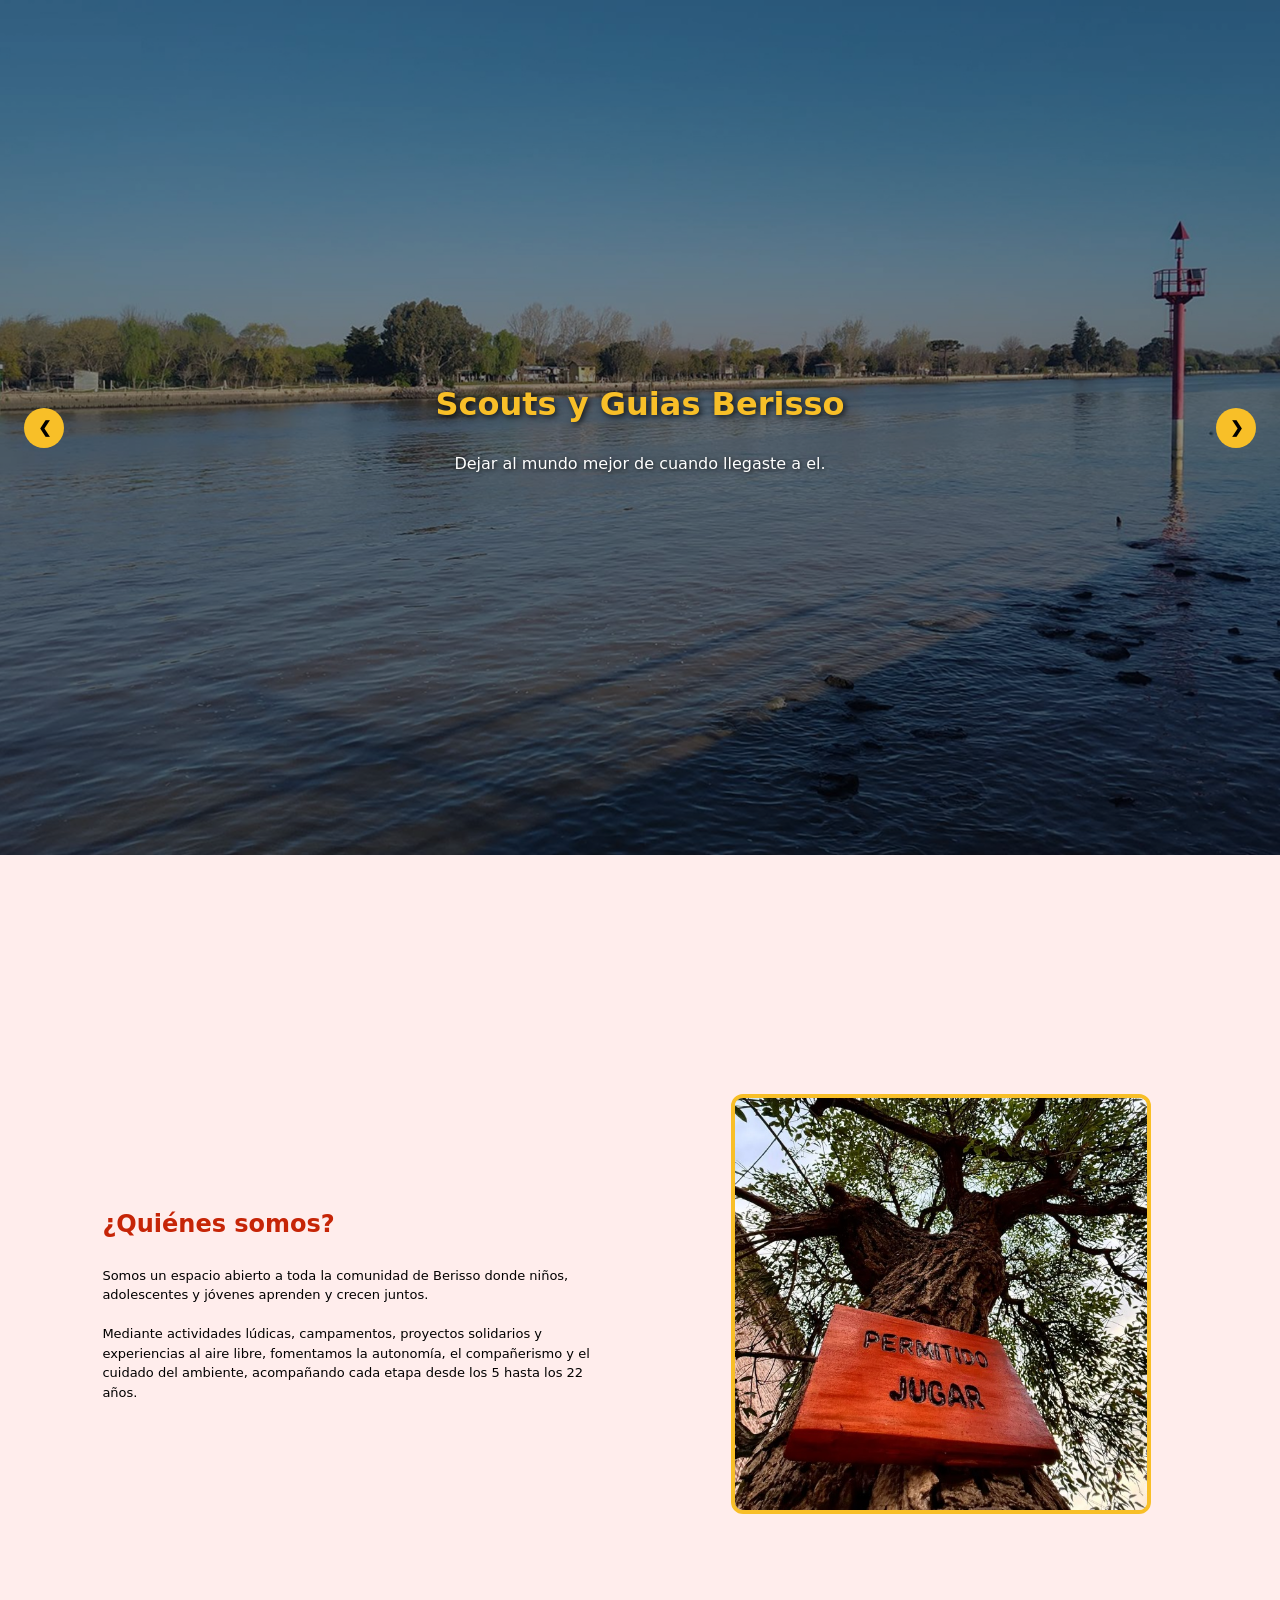
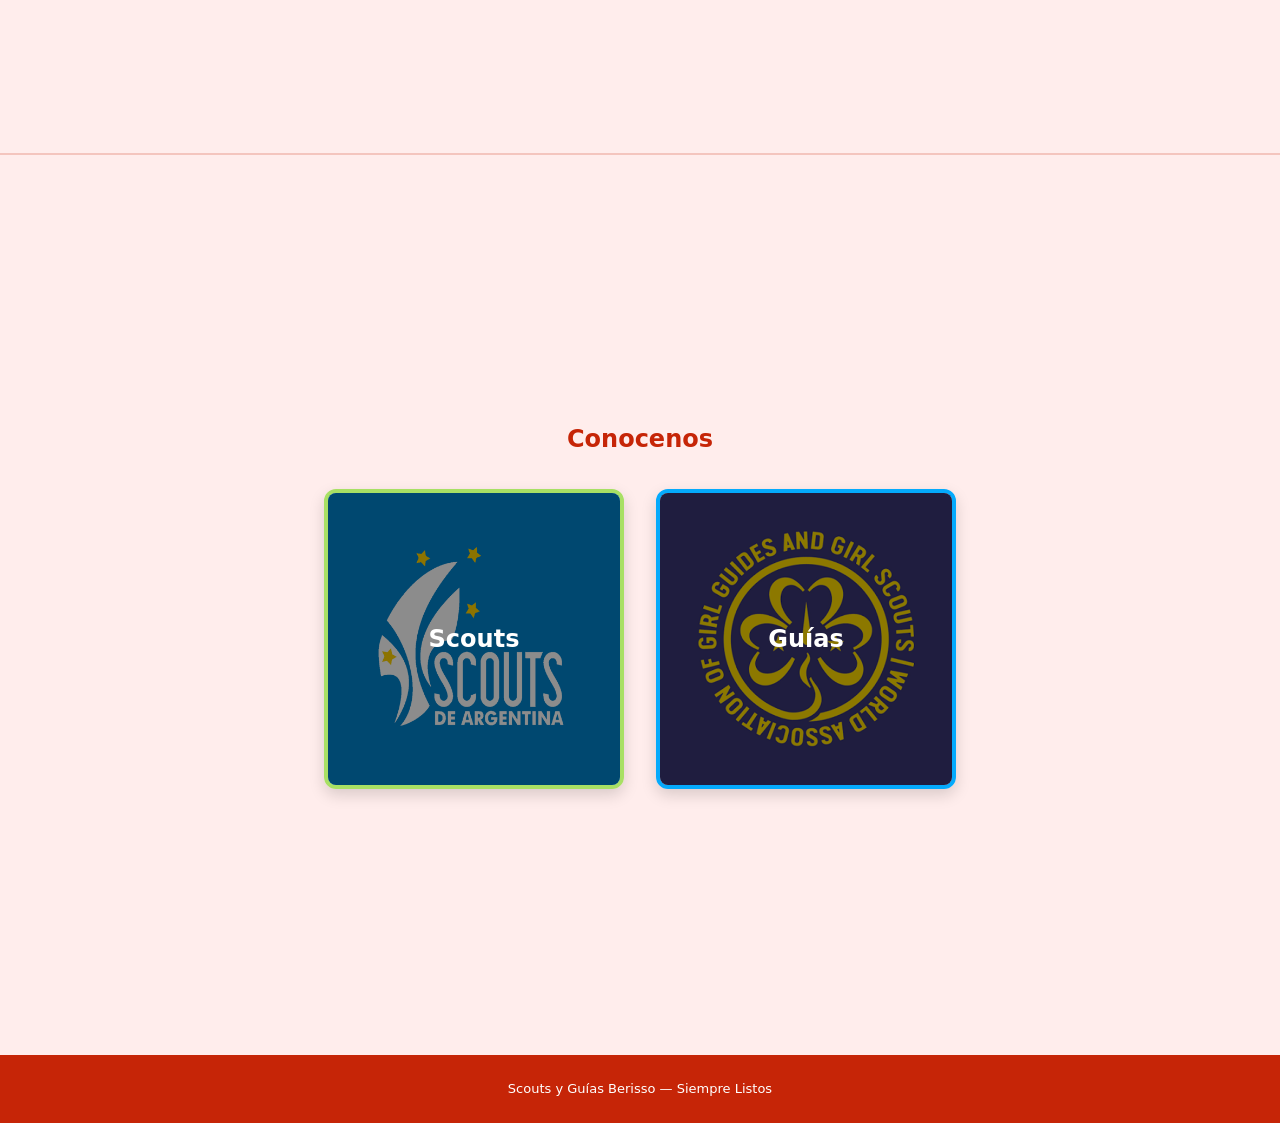
<file: principal.html>
<!DOCTYPE html>
<html lang="es">
<head>
    <meta charset="UTF-8">
    <meta name="viewport" content="width=device-width, initial-scale=1.0">
    <title>Scouts y Guías Berisso</title>
    <link rel="stylesheet" href="principal.css">
</head>
<body>

    <!--<header class="site-header">
        <span>Scouts y Guías Berisso</span>
    </header>-->

    <!-- Sección 1: Hero con carrusel de fondo, título y frase centrados -->
    <section class="hero">
        <div class="carousel">
            <div class="slide">
                <img src="fotos/berisso 1.jpg" alt="Imagen 1">
                <!--<p class="slide-caption">Primera diapositiva</p>-->
            </div>
            <div class="slide" hidden>
                <img src="fotos/berisso 2.jpg" alt="Imagen 2">
                <!--<p class="slide-caption">Segunda diapositiva</p>-->
            </div>
            <div class="slide" hidden>
                <img src="fotos/berisso 3.jpg" alt="Imagen 3">
                <!--<p class="slide-caption">Tercera diapositiva</p>-->
            </div>

            <button id="prev" aria-label="Anterior">&#10094;</button>
            <button id="next" aria-label="Siguiente">&#10095;</button>
        </div>

        <div class="hero-content">
            <h1>Scouts y Guias Berisso</h1>
            <h3>Dejar al mundo mejor de cuando llegaste a el.</h3>
        </div>
    </section>

    <!-- Sección 2: Texto a la izquierda, foto cuadrada a la derecha -->
    <section class="quienes-somos">
        <div class="quienes-texto">
            <h3>¿Quiénes somos?</h3>
            <p>
                Somos un espacio abierto a toda la comunidad de Berisso donde niños, adolescentes y jóvenes aprenden y crecen juntos.<br><br>
                Mediante actividades lúdicas, campamentos, proyectos solidarios y experiencias al aire libre, fomentamos la autonomía, el compañerismo y el cuidado del ambiente, acompañando cada etapa desde los 5 hasta los 22 años.
            </p>
        </div>
        <div class="quienes-img">
            <img src="fotos/instagram scout.jpeg" alt="Actividad Scout en Berisso">
        </div>
    </section>

    <!-- Sección 3: Conocenos con dos tarjetas cuadradas lado a lado -->
    <section class="conocenos">
        <h2>Conocenos</h2>
        <div class="conocenos-grid">
            <a href="ScoutsBerisso.html" class="card card-scouts">
                <img src="fotos/scouts hombres.jpg" alt="Scouts">
                <h4>Scouts</h4>
            </a>    
            
            <div class="card card-guias">
                <a href="GuiasBerisso.html">
                    <img src="fotos/guias mujeres.jpg" alt="Guías">
                    <h4>Guías</h4>
                </a>
            </div>
        </div>
    </section>

    <footer class="site-footer">
        <p>Scouts y Guías Berisso — Siempre Listos</p>
    </footer>

    <script>
        const slides = document.querySelectorAll('.slide');
        let index = 0;

        function showSlide(n) {
            slides[index].hidden = true;
            index = (n + slides.length) % slides.length;
            slides[index].hidden = false;
        }

        document.getElementById('next').onclick = () => showSlide(index + 1);
        document.getElementById('prev').onclick = () => showSlide(index - 1);
    </script>
</body>
</html>
</file>
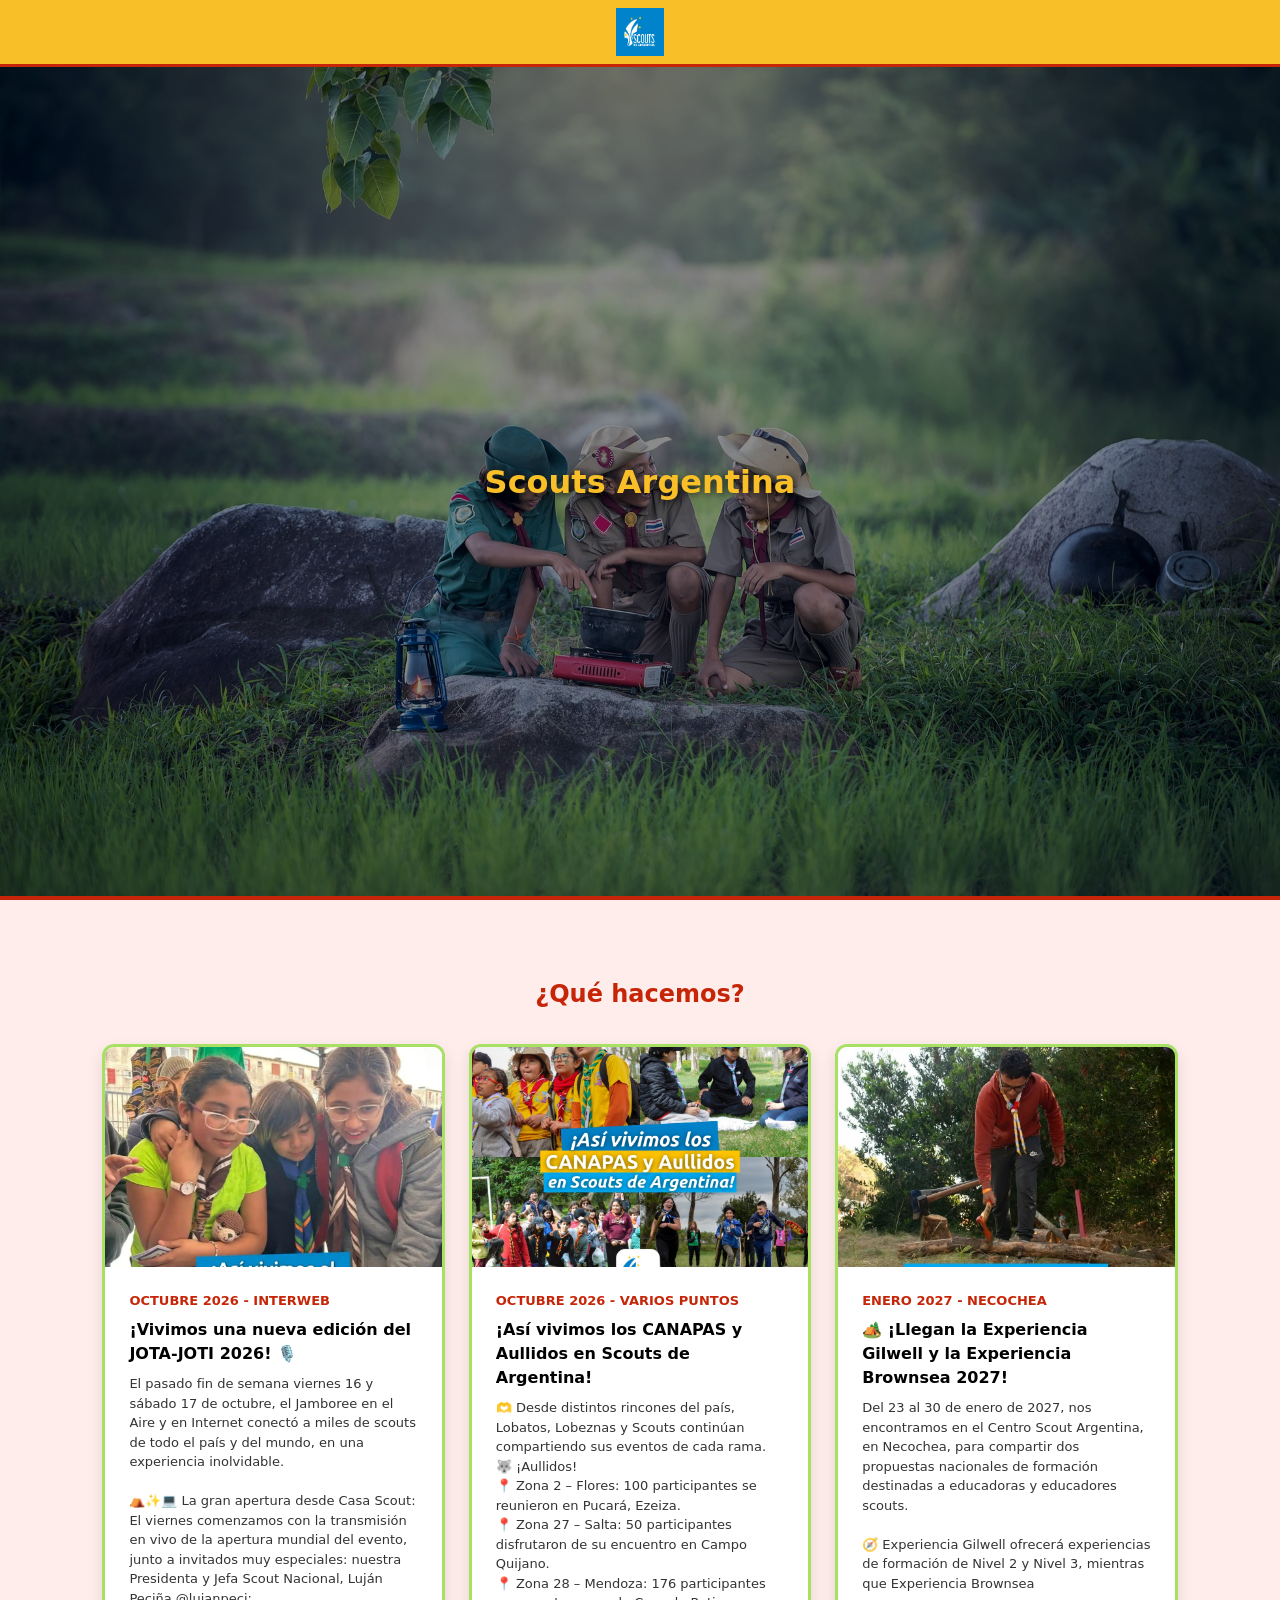
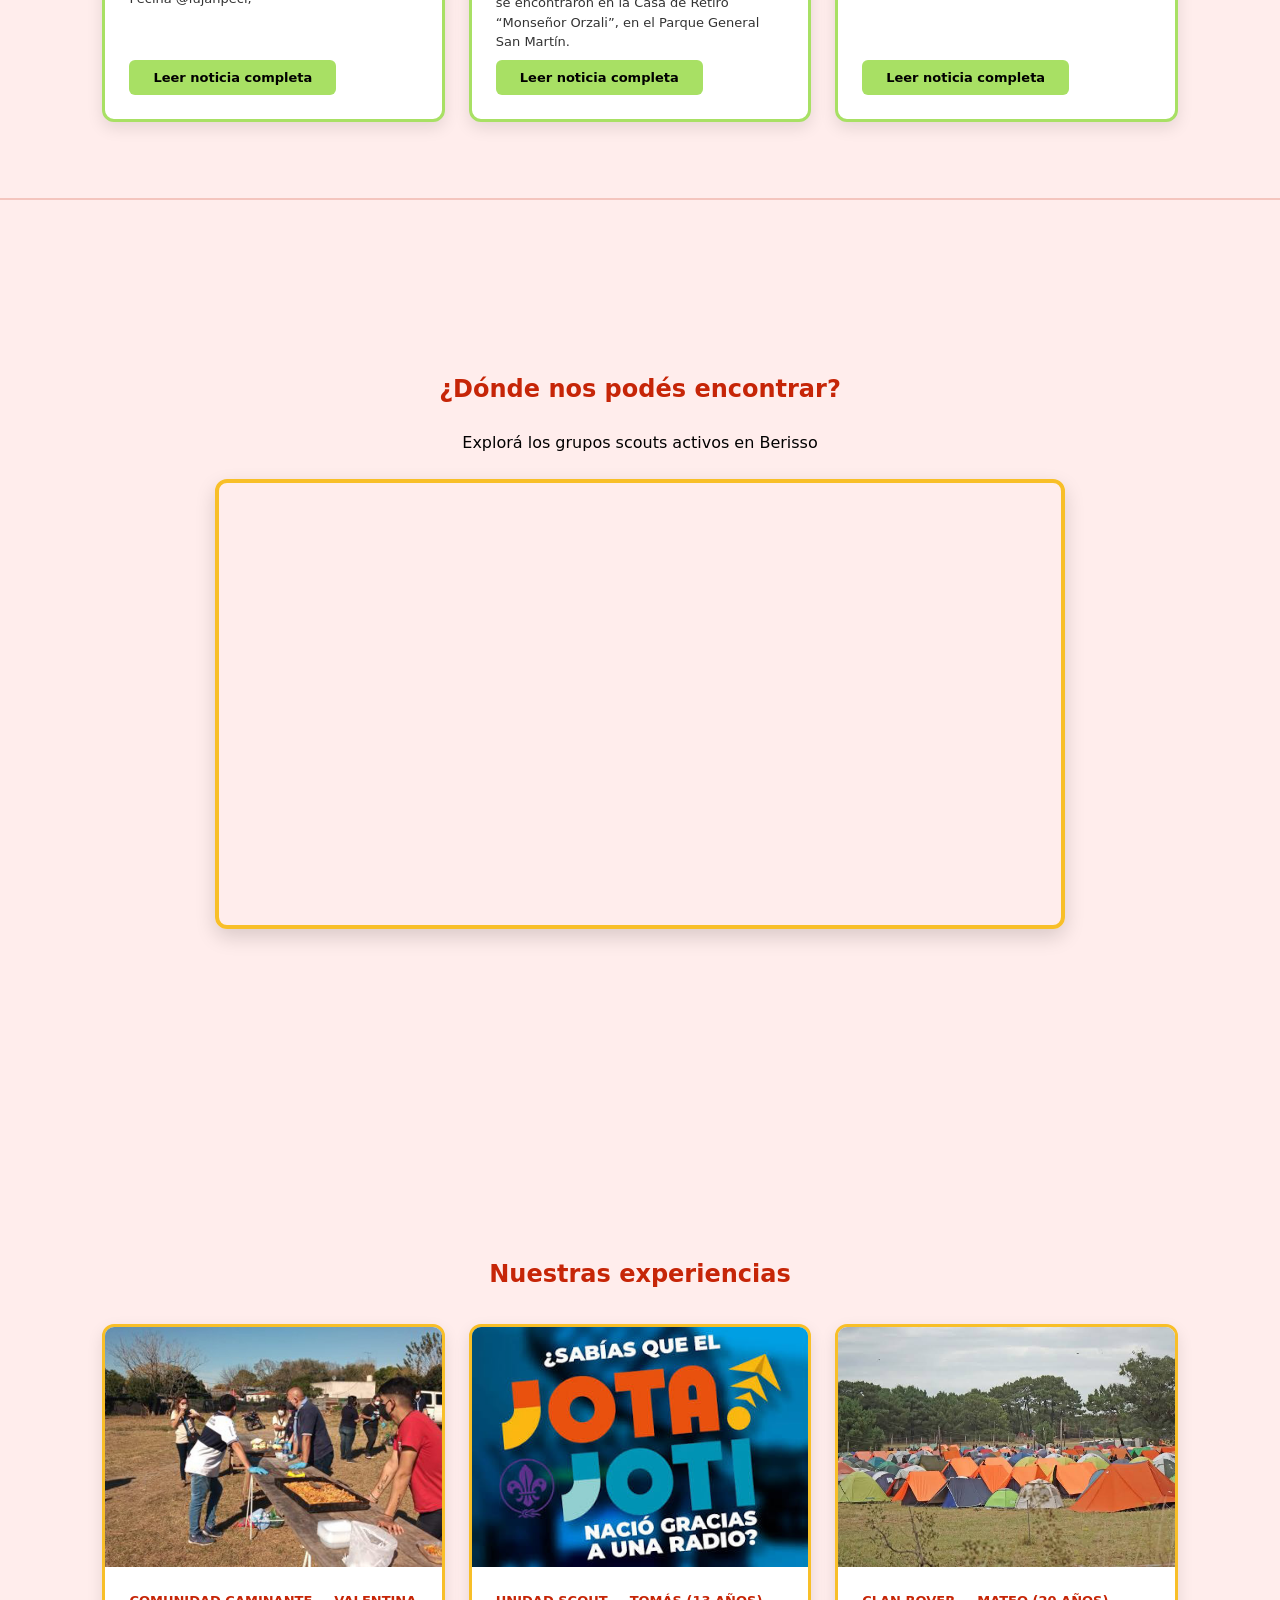
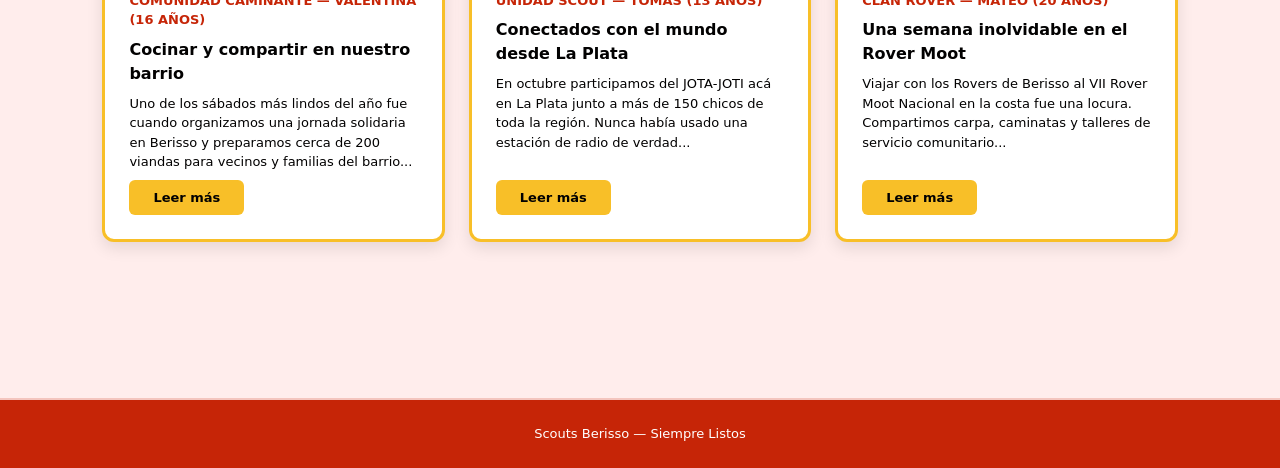
<file: ScoutsBerisso.html>
<!DOCTYPE html>
<html lang="es">
<head>
    <meta charset="UTF-8">
    <meta name="viewport" content="width=device-width, initial-scale=1.0">
    <title>Scouts Berisso</title>
    <link rel="stylesheet" href="ScoutsBerisso.css">
</head>
<body>

    <header class="site-header">
        <a href="index.html" class="logo-link" title="Volver al inicio">
            <img src="fotos/scouts hombres.jpg" alt="Logo Scouts y Guías Berisso">
        </a>
    </header>

    <!-- Sección 1: Foto de fondo + Título centrado a pantalla completa -->
    <section class="hero-scouts">
        <img src="fotos/scouts.jpg" alt="Scouts de Berisso" class="hero-bg">
        <div class="hero-overlay"></div>
        <div class="hero-content">
            <h1>Scouts Argentina</h1>
        </div>
    </section>

    <!-- Sección 2: ¿Qué hacemos? (Formato Blog / Últimas actividades para rellenar) -->
    <section class="que-hacemos">
        <h2>¿Qué hacemos?</h2>
        <div class="blog-grid">
            
            <!-- ENTRADA 1 -->
            <article class="blog-card">
                <!-- Reemplazar src con la foto de la actividad -->
                <img src="fotos/noticiaig1.jpeg" alt="Descripción de la foto 1">
                <div class="blog-info">
                    <span class="blog-fecha">Octubre 2026 - Interweb</span>
                    <h3>¡Vivimos una nueva edición del JOTA-JOTI 2026! 🎙️ </h3>
                    <p>El pasado fin de semana viernes 16 y sábado 17 de octubre, el Jamboree en el Aire y en Internet conectó a miles de scouts de todo el país y del mundo, en una experiencia inolvidable. <br> <br>
                        ⛺✨💻 La gran apertura desde Casa Scout:
                        El viernes comenzamos con la transmisión en vivo de la apertura mundial del evento, junto a invitados muy especiales: nuestra Presidenta y Jefa Scout Nacional, Luján Peciña @lujanpeci;</p>
                        <a href="https://scouts.org.ar/comunicaciones/vivimos-una-nueva-edicion-del-jota-joti-2026-🎙%ef%b8%8f" target="_blank" rel="noopener noreferrer" class="blog-link">Leer noticia completa</a>
                </div>
            </article>

            <!-- ENTRADA 2 -->
            <article class="blog-card">
                <!-- Reemplazar src con la foto de la actividad -->
                <img src="fotos/noticiaig2.jpeg" alt="Descripción de la foto 2">
                <div class="blog-info">
                    <span class="blog-fecha">Octubre 2026 - Varios puntos</span>
                    <h3>¡Así vivimos los CANAPAS y Aullidos en Scouts de Argentina!</h3>
                    <p>🫶 Desde distintos rincones del país, Lobatos, Lobeznas y Scouts continúan compartiendo sus eventos de cada rama. <br>
                        🐺 ¡Aullidos! <br>
                        📍 Zona 2 – Flores: 100 participantes se reunieron en Pucará, Ezeiza. <br>
                        📍 Zona 27 – Salta: 50 participantes disfrutaron de su encuentro en Campo Quijano. <br>
                        📍 Zona 28 – Mendoza: 176 participantes se encontraron en la Casa de Retiro “Monseñor Orzali”, en el Parque General San Martín.</p>
                        <a href="https://scouts.org.ar/comunicaciones/asi-vivimos-los-canapas-y-aullidos-en-scouts-de-argentina" target="_blank" rel="noopener noreferrer" class="blog-link">Leer noticia completa</a>
                </div>
            </article>

            <!-- ENTRADA 3 -->
            <article class="blog-card">
                <!-- Reemplazar src con la foto de la actividad -->
                <img src="fotos/noticiaig3.jpeg" alt="Descripción de la foto 3">
                <div class="blog-info">
                    <span class="blog-fecha">Enero 2027 - Necochea</span>
                    <h3>🏕️ ¡Llegan la Experiencia Gilwell y la Experiencia Brownsea 2027!</h3>
                    <p>Del 23 al 30 de enero de 2027, nos encontramos en el Centro Scout Argentina, en Necochea, para compartir dos propuestas nacionales de formación destinadas a educadoras y educadores scouts. <br> <br>
                        🧭 Experiencia Gilwell ofrecerá experiencias de formación de Nivel 2 y Nivel 3, mientras que Experiencia Brownsea</p>
                        <a href="https://scouts.org.ar/comunicaciones/🏕%ef%b8%8f-llegan-la-experiencia-gilwell-y-la-experiencia-brownsea-2027" target="_blank" rel="noopener noreferrer" class="blog-link">Leer noticia completa</a>
                </div>
            </article>

        </div>
    </section>

    <!-- Sección 3: Mapa con los grupos scouts berissenses -->
    <section class="ubicacion">
        <h2>¿Dónde nos podés encontrar?</h2>
        <p class="ubicacion-sub">Explorá los grupos scouts activos en Berisso</p>
        
        <div class="mapa-contenedor">
            <iframe src="https://www.google.com/maps/d/u/0/embed?mid=1-Uyo-M0_2QdW62jFhTv7pV-DpGooc3I&ehbc=2E312F" width="640" height="480"></iframe>
        </div>
    </section>

    <section class="experiencias">
    <h2>Nuestras experiencias</h2>
    <div class="experiencias-grid">
        
        <!-- EXPERIENCIA 1 -->
        <article class="exp-card">
            <img src="fotos/JornadaSolidariaBerisso.jpg" alt="Jornada solidaria de Scouts en Berisso">
            <div class="exp-info">
                <span class="exp-rama">Comunidad Caminante — Valentina (16 años)</span>
                <h3>Cocinar y compartir en nuestro barrio</h3>
                <p>Uno de los sábados más lindos del año fue cuando organizamos una jornada solidaria en Berisso y preparamos cerca de 200 viandas para vecinos y familias del barrio...</p>
                <a href="experiencia-valentina.html" class="exp-link">Leer más</a>
            </div>
        </article>

        <!-- EXPERIENCIA 2 -->
        <article class="exp-card">
            <img src="fotos/JotaJoti.jpg" alt="Scouts conectados por radio en el JOTA-JOTI">
            <div class="exp-info">
                <span class="exp-rama">Unidad Scout — Tomás (13 años)</span>
                <h3>Conectados con el mundo desde La Plata</h3>
                <p>En octubre participamos del JOTA-JOTI acá en La Plata junto a más de 150 chicos de toda la región. Nunca había usado una estación de radio de verdad...</p>
                <a href="experiencia-tomas.html" class="exp-link">Leer más</a>
            </div>
        </article>

        <!-- EXPERIENCIA 3 -->
        <article class="exp-card">
            <img src="fotos/CampamentoRover.jpg" alt="Campamento Rover en la costa">
            <div class="exp-info">
                <span class="exp-rama">Clan Rover — Mateo (20 años)</span>
                <h3>Una semana inolvidable en el Rover Moot</h3>
                <p>Viajar con los Rovers de Berisso al VII Rover Moot Nacional en la costa fue una locura. Compartimos carpa, caminatas y talleres de servicio comunitario...</p>
                <a href="experiencia-mateo.html" class="exp-link">Leer más</a>
            </div>
        </article>

    </div>
</section>

    <footer class="site-footer">
        <p>Scouts Berisso — Siempre Listos</p>
    </footer>

</body>
</html>
</file>
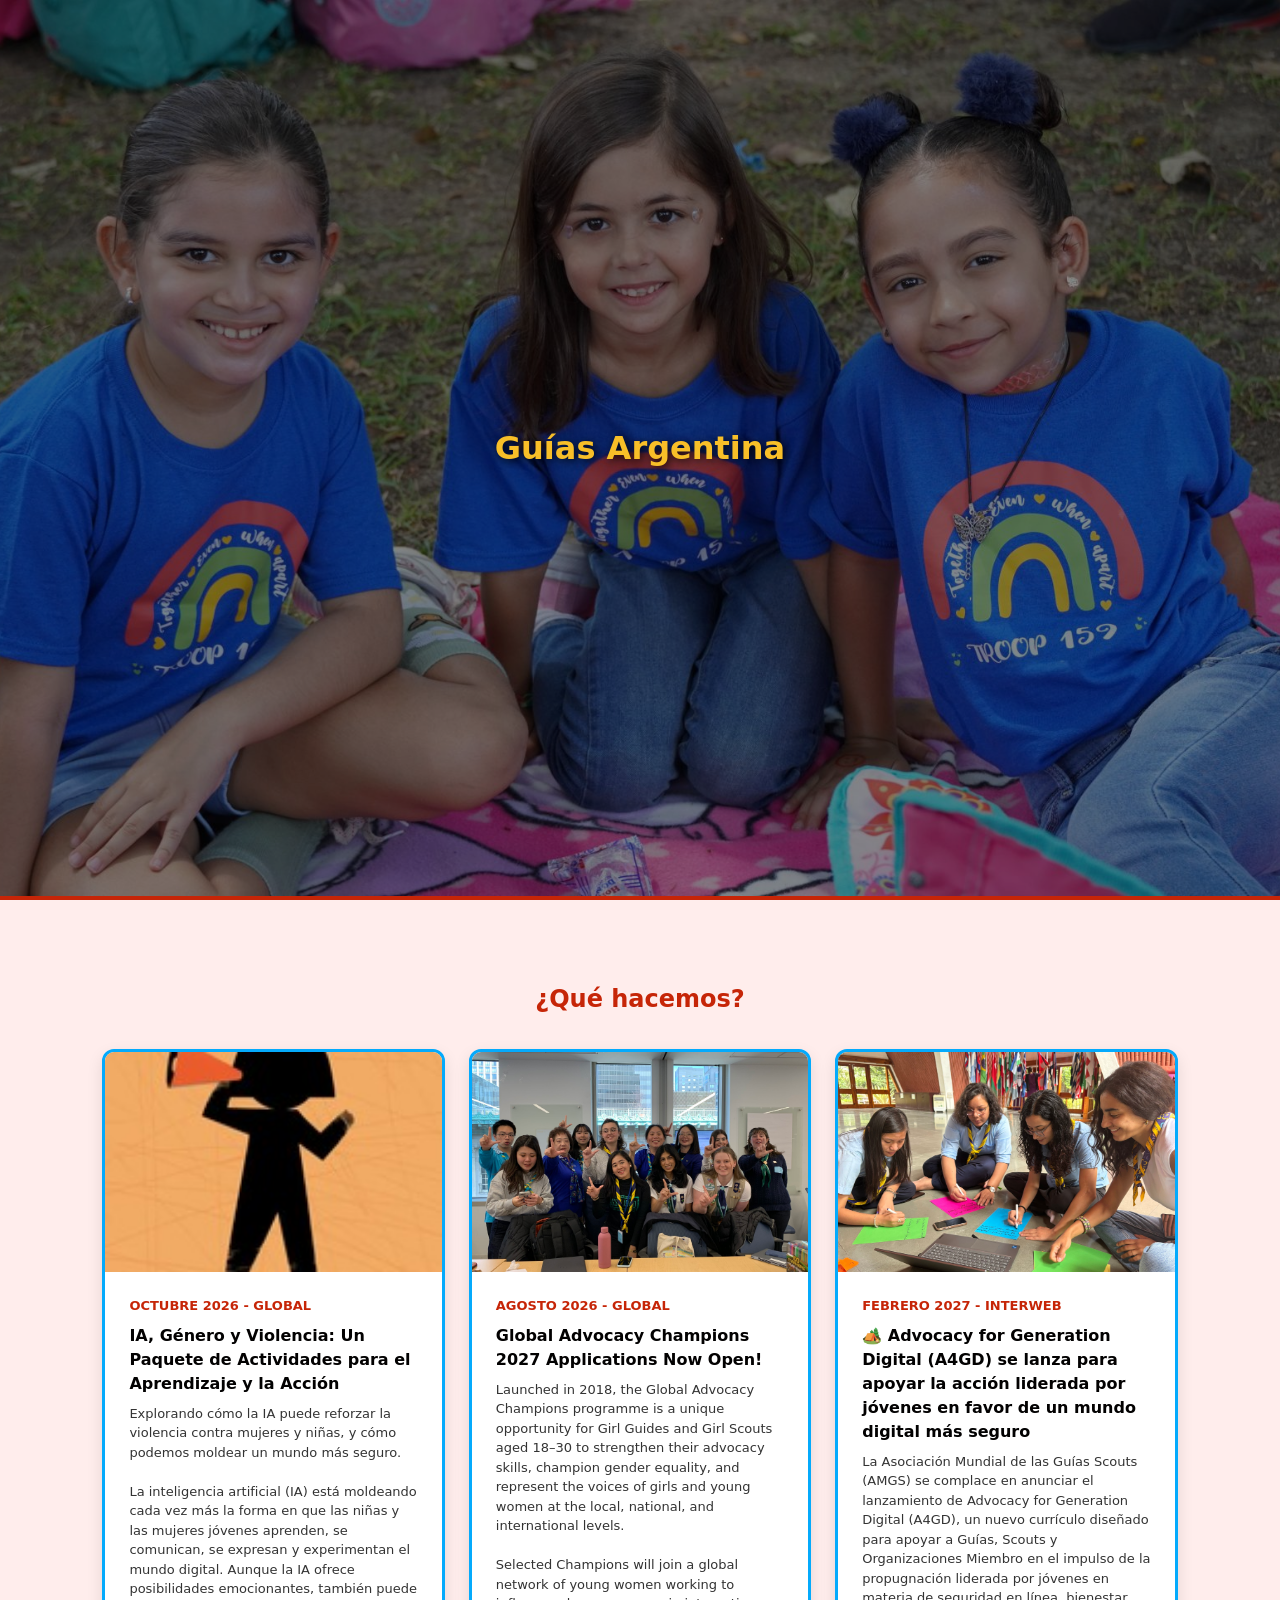
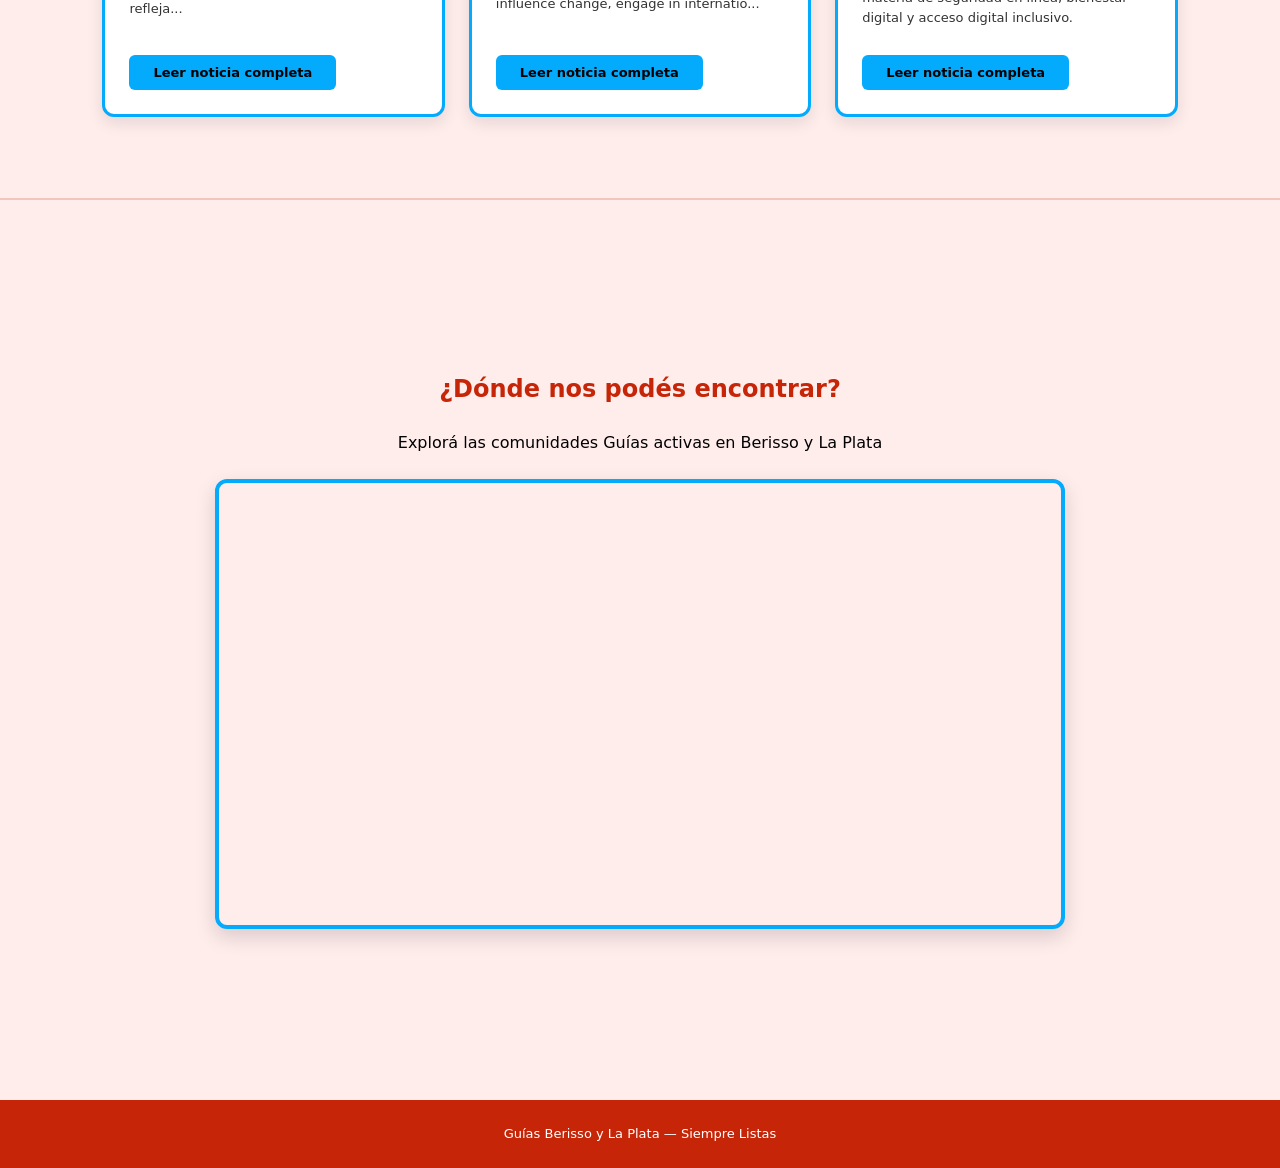
<file: Scout Berisso/GuiasBerisso.html>
<!DOCTYPE html>
<html lang="es">
<head>
    <meta charset="UTF-8">
    <meta name="viewport" content="width=device-width, initial-scale=1.0">
    <title>Guías Argentina</title>
    <link rel="stylesheet" href="GuiasBerisso.css">
</head>
<body>

    <!-- Sección 1: Foto de fondo + Título centrado a pantalla completa -->
    <section class="hero-scouts">
        <img src="fotos/guias.png" alt="Guías Argentina" class="hero-bg">
        <div class="hero-overlay"></div>
        <div class="hero-content">
            <h1>Guías Argentina</h1>
        </div>
    </section>

    <!-- Sección 2: ¿Qué hacemos? -->
    <section class="que-hacemos">
        <h2>¿Qué hacemos?</h2>
        <div class="blog-grid">
            
            <!-- ENTRADA 1 -->
            <article class="blog-card">
                <img src="fotos/notiguia1.jpeg">
                <div class="blog-info">
                    <span class="blog-fecha">Octubre 2026 - Global</span>
                    <h3>IA, Género y Violencia: Un Paquete de Actividades para el Aprendizaje y la Acción</h3>
                    <p>Explorando cómo la IA puede reforzar la violencia contra mujeres y niñas, y cómo podemos moldear un mundo más seguro. <br> <br>
                        La inteligencia artificial (IA) está moldeando cada vez más la forma en que las niñas y las mujeres jóvenes aprenden, se comunican, se expresan y experimentan el mundo digital. Aunque la IA ofrece posibilidades emocionantes, también puede refleja...</p>
                    <a href="https://www.wagggs.org/es/news/ai-gender-and-violence-an-activity-pack-for-learning-and-action/" target="_blank" rel="noopener noreferrer" class="blog-link">Leer noticia completa</a>
                </div>
            </article>

            <!-- ENTRADA 2 -->
            <article class="blog-card">
                <img src="fotos/notiguias2.jpg">
                <div class="blog-info">
                    <span class="blog-fecha">Agosto 2026 - Global</span>
                    <h3>Global Advocacy Champions 2027 Applications Now Open!</h3>
                    <p>Launched in 2018, the Global Advocacy Champions programme is a unique opportunity for Girl Guides and Girl Scouts aged 18–30 to strengthen their advocacy skills, champion gender equality, and represent the voices of girls and young women at the local, national, and international levels. <br> <br>
                      Selected Champions will join a global network of young women working to influence change, engage in internatio...      
                    </p>
                    <a href="https://www.wagggs.org/es/news/global-advocacy-champions-2027-applications-now-open/" target="_blank" rel="noopener noreferrer" class="blog-link">Leer noticia completa</a>
                </div>
            </article>

            <!-- ENTRADA 3 -->
            <article class="blog-card">
                <img src="fotos/notiguia3.jpg">
                <div class="blog-info">
                    <span class="blog-fecha">Febrero 2027 - Interweb</span>
                    <h3>🏕️ Advocacy for Generation Digital (A4GD) se lanza para apoyar la acción liderada por jóvenes en favor de un mundo digital más seguro</h3>
                    <p>La Asociación Mundial de las Guías Scouts (AMGS) se complace en anunciar el lanzamiento de Advocacy for Generation Digital (A4GD), un nuevo currículo diseñado para apoyar a Guías, Scouts y Organizaciones Miembro en el impulso de la propugnación liderada por jóvenes en materia de seguridad en línea, bienestar digital y acceso digital inclusivo. <br> <br>
                       </p>
                    <a href="https://scouts.org.ar/comunicaciones/🏕%ef%b8%8f-llegan-la-experiencia-gilwell-y-la-experiencia-brownsea-2027" target="_blank" rel="noopener noreferrer" class="blog-link">Leer noticia completa</a>
                </div>
            </article>

        </div>
    </section>

    <!-- Sección 3: Mapa con las comunidades Guías de Berisso y La Plata -->
    <section class="ubicacion">
        <h2>¿Dónde nos podés encontrar?</h2>
        <p class="ubicacion-sub">Explorá las comunidades Guías activas en Berisso y La Plata</p>
        
        <div class="mapa-contenedor">
            <iframe src="https://www.google.com/maps/d/u/0/embed?mid=1fwjGd8zNGGPFaEgupYmQPBxdwx4ycKM&ehbc=2E312F" width="640" height="480"></iframe>
    </section>

    <footer class="site-footer">
        <p>Guías Berisso y La Plata — Siempre Listas</p>
    </footer>

</body>
</html>
</file>
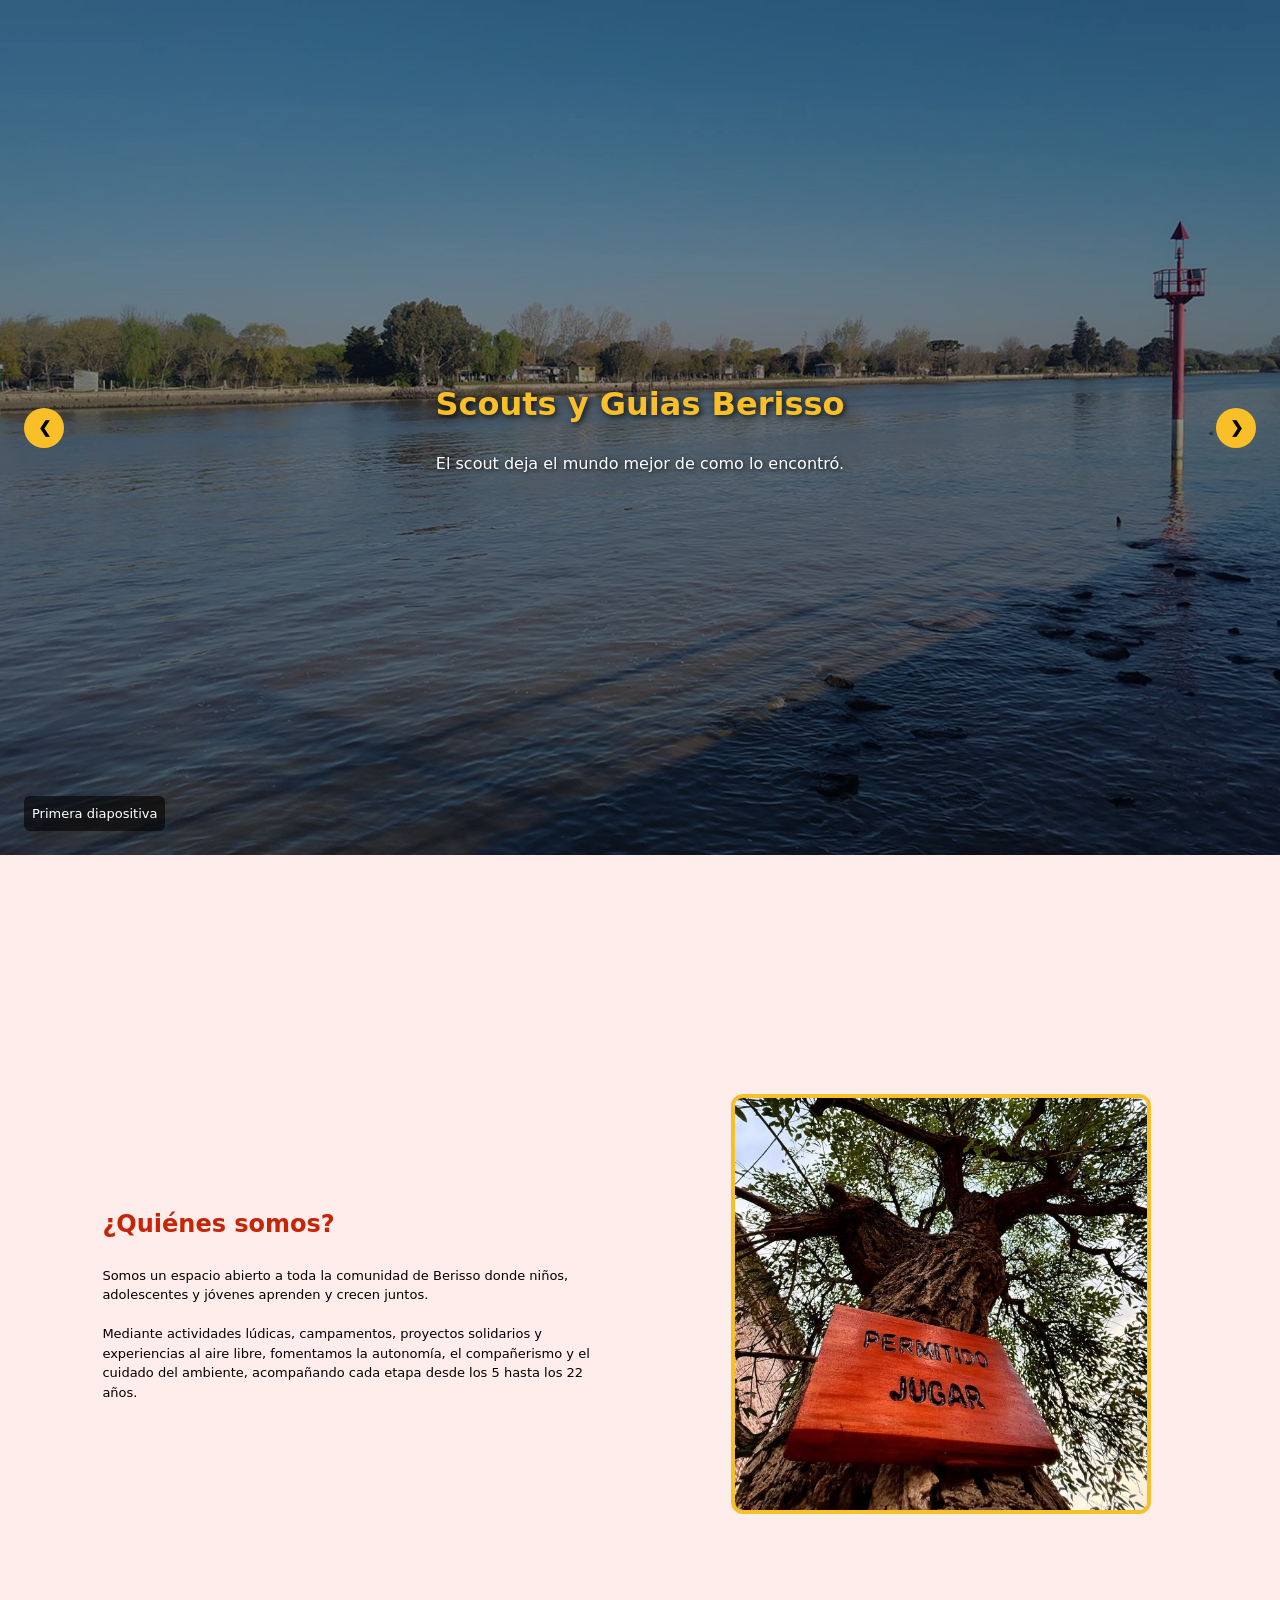
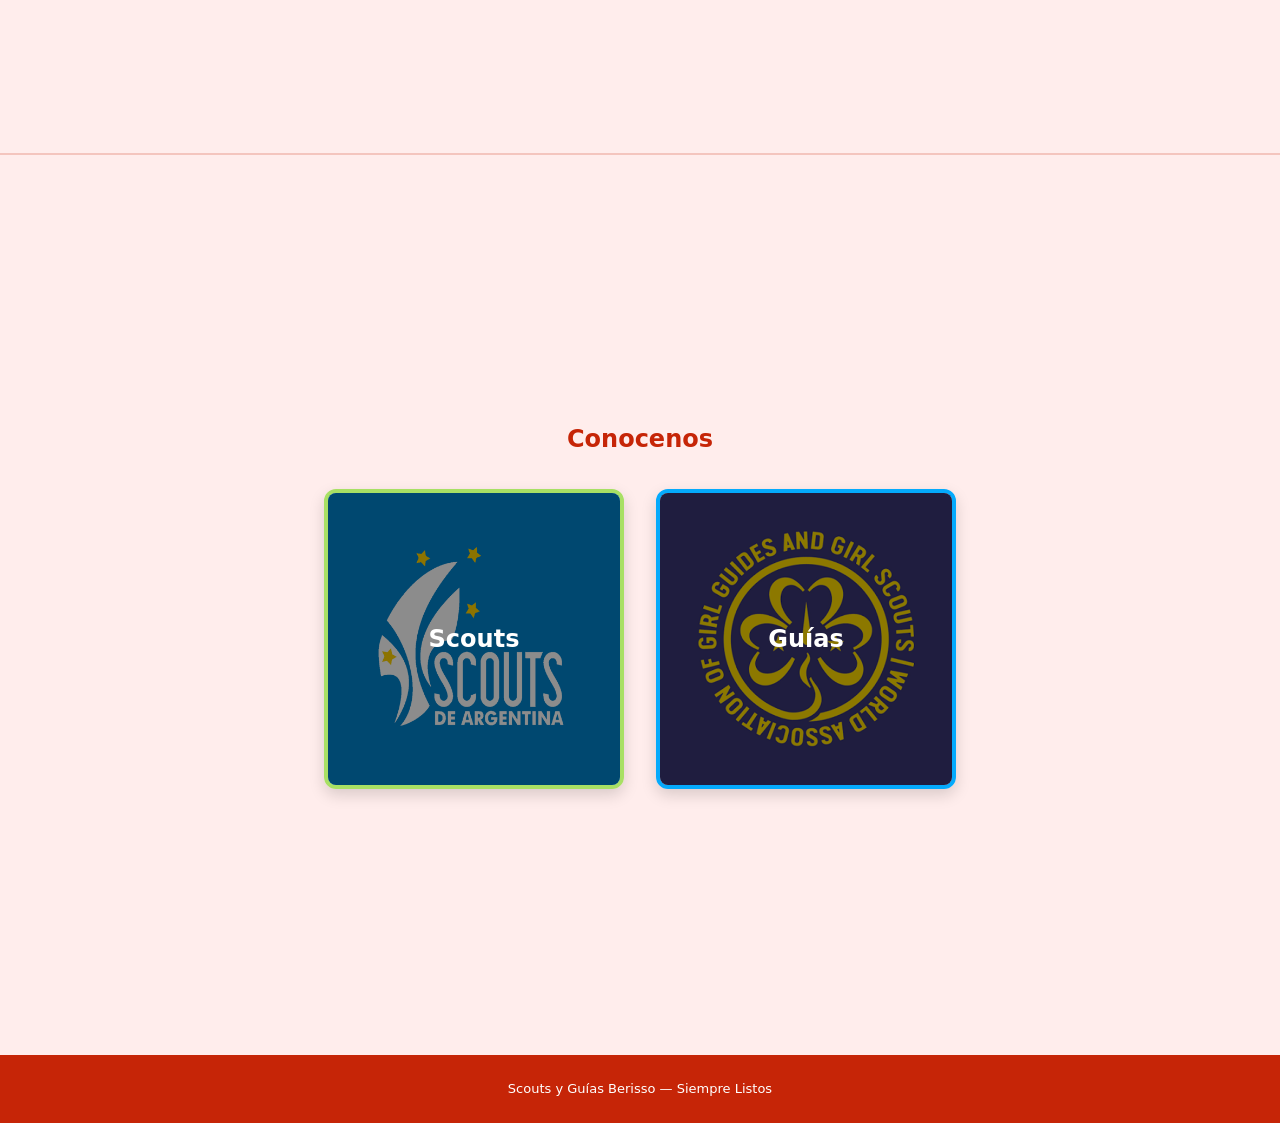
<file: Scout Berisso/principal.html>
<!DOCTYPE html>
<html lang="es">
<head>
    <meta charset="UTF-8">
    <meta name="viewport" content="width=device-width, initial-scale=1.0">
    <title>Scouts y Guías Berisso</title>
    <link rel="stylesheet" href="principal.css">
</head>
<body>

    <!--<header class="site-header">
        <span>Scouts y Guías Berisso</span>
    </header>-->

    <!-- Sección 1: Hero con carrusel de fondo, título y frase centrados -->
    <section class="hero">
        <div class="carousel">
            <div class="slide">
                <img src="fotos/berisso 1.jpg" alt="Imagen 1">
                <p class="slide-caption">Primera diapositiva</p>
            </div>
            <div class="slide" hidden>
                <img src="fotos/berisso 2.jpg" alt="Imagen 2">
                <p class="slide-caption">Segunda diapositiva</p>
            </div>
            <div class="slide" hidden>
                <img src="fotos/berisso 3.jpg" alt="Imagen 3">
                <p class="slide-caption">Tercera diapositiva</p>
            </div>

            <button id="prev" aria-label="Anterior">&#10094;</button>
            <button id="next" aria-label="Siguiente">&#10095;</button>
        </div>

        <div class="hero-content">
            <h1>Scouts y Guias Berisso</h1>
            <h3>El scout deja el mundo mejor de como lo encontró.</h3>
        </div>
    </section>

    <!-- Sección 2: Texto a la izquierda, foto cuadrada a la derecha -->
    <section class="quienes-somos">
        <div class="quienes-texto">
            <h3>¿Quiénes somos?</h3>
            <p>
                Somos un espacio abierto a toda la comunidad de Berisso donde niños, adolescentes y jóvenes aprenden y crecen juntos.<br><br>
                Mediante actividades lúdicas, campamentos, proyectos solidarios y experiencias al aire libre, fomentamos la autonomía, el compañerismo y el cuidado del ambiente, acompañando cada etapa desde los 5 hasta los 22 años.
            </p>
        </div>
        <div class="quienes-img">
            <img src="fotos/instagram scout.jpeg" alt="Actividad Scout en Berisso">
        </div>
    </section>

    <!-- Sección 3: Conocenos con dos tarjetas cuadradas lado a lado -->
    <section class="conocenos">
        <h2>Conocenos</h2>
        <div class="conocenos-grid">
            <a href="ScoutsBerisso.html" class="card card-scouts">
                <img src="fotos/scouts hombres.jpg" alt="Scouts">
                <h4>Scouts</h4>
            </a>    
            
            <div class="card card-guias">
                <a href="GuiasBerisso.html">
                    <img src="fotos/guias mujeres.jpg" alt="Guías">
                    <h4>Guías</h4>
                </a>
            </div>
        </div>
    </section>

    <footer class="site-footer">
        <p>Scouts y Guías Berisso — Siempre Listos</p>
    </footer>

    <script>
        const slides = document.querySelectorAll('.slide');
        let index = 0;

        function showSlide(n) {
            slides[index].hidden = true;
            index = (n + slides.length) % slides.length;
            slides[index].hidden = false;
        }

        document.getElementById('next').onclick = () => showSlide(index + 1);
        document.getElementById('prev').onclick = () => showSlide(index - 1);
    </script>
</body>
</html>
</file>
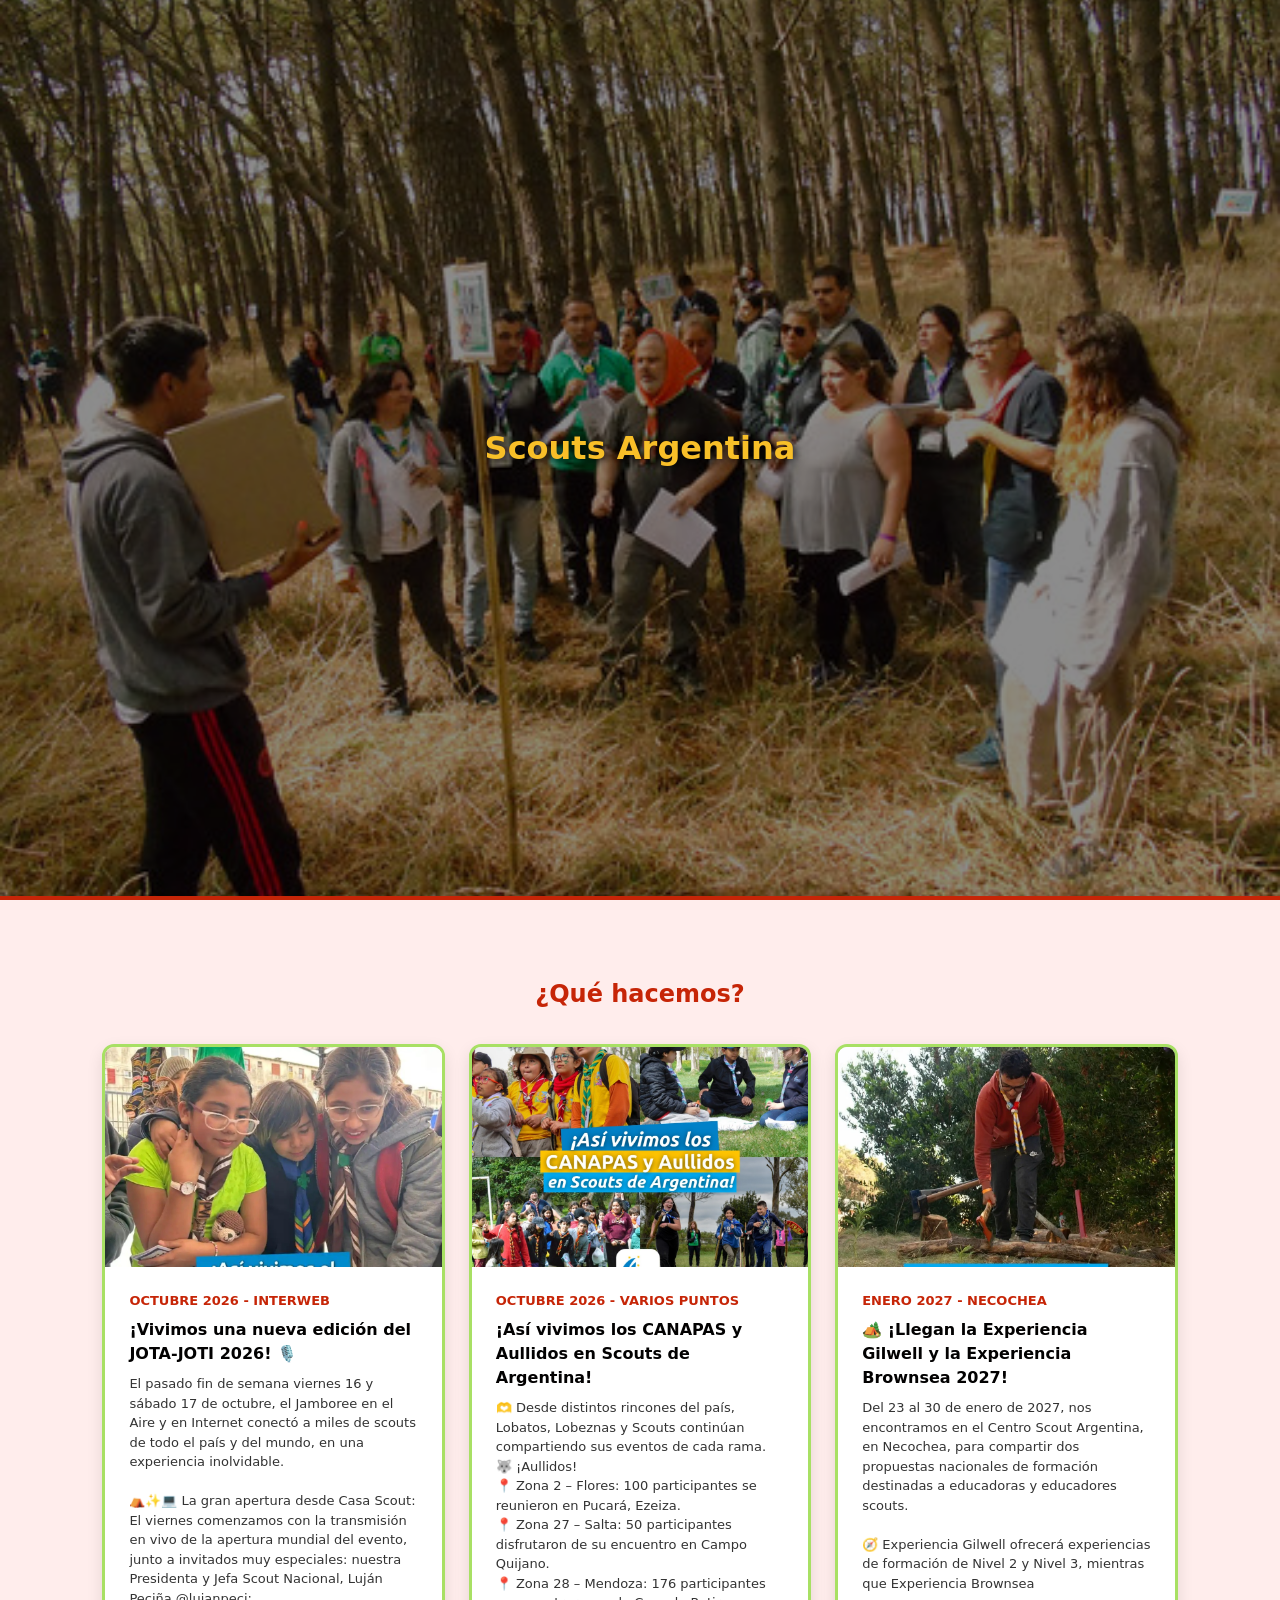
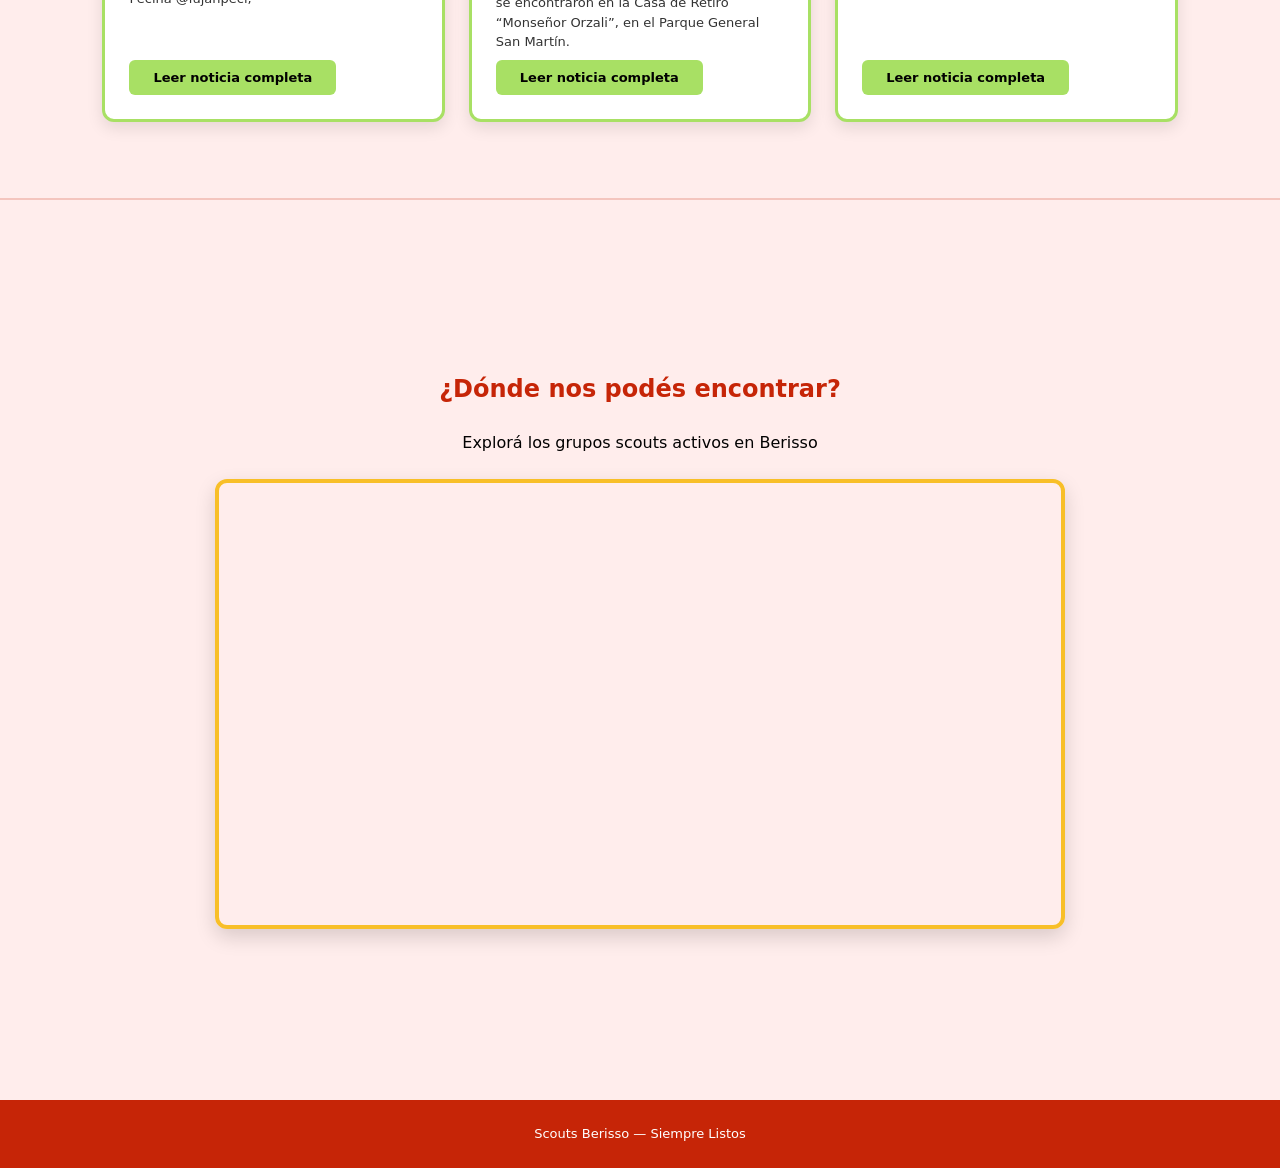
<file: Scout Berisso/ScoutsBerisso.html>
<!DOCTYPE html>
<html lang="es">
<head>
    <meta charset="UTF-8">
    <meta name="viewport" content="width=device-width, initial-scale=1.0">
    <title>Scouts Berisso</title>
    <link rel="stylesheet" href="ScoutsBerisso.css">
</head>
<body>

    <!-- Sección 1: Foto de fondo + Título centrado a pantalla completa -->
    <section class="hero-scouts">
        <img src="fotos/scouts.jpg" alt="Scouts de Berisso" class="hero-bg">
        <div class="hero-overlay"></div>
        <div class="hero-content">
            <h1>Scouts Argentina</h1>
        </div>
    </section>

    <!-- Sección 2: ¿Qué hacemos? (Formato Blog / Últimas actividades para rellenar) -->
    <section class="que-hacemos">
        <h2>¿Qué hacemos?</h2>
        <div class="blog-grid">
            
            <!-- ENTRADA 1 -->
            <article class="blog-card">
                <!-- Reemplazar src con la foto de la actividad -->
                <img src="fotos/noticiaig1.jpeg" alt="Descripción de la foto 1">
                <div class="blog-info">
                    <span class="blog-fecha">Octubre 2026 - Interweb</span>
                    <h3>¡Vivimos una nueva edición del JOTA-JOTI 2026! 🎙️ </h3>
                    <p>El pasado fin de semana viernes 16 y sábado 17 de octubre, el Jamboree en el Aire y en Internet conectó a miles de scouts de todo el país y del mundo, en una experiencia inolvidable. <br> <br>
                        ⛺✨💻 La gran apertura desde Casa Scout:
                        El viernes comenzamos con la transmisión en vivo de la apertura mundial del evento, junto a invitados muy especiales: nuestra Presidenta y Jefa Scout Nacional, Luján Peciña @lujanpeci;</p>
                        <a href="https://scouts.org.ar/comunicaciones/vivimos-una-nueva-edicion-del-jota-joti-2026-🎙%ef%b8%8f" target="_blank" rel="noopener noreferrer" class="blog-link">Leer noticia completa</a>
                </div>
            </article>

            <!-- ENTRADA 2 -->
            <article class="blog-card">
                <!-- Reemplazar src con la foto de la actividad -->
                <img src="fotos/noticiaig2.jpeg" alt="Descripción de la foto 2">
                <div class="blog-info">
                    <span class="blog-fecha">Octubre 2026 - Varios puntos</span>
                    <h3>¡Así vivimos los CANAPAS y Aullidos en Scouts de Argentina!</h3>
                    <p>🫶 Desde distintos rincones del país, Lobatos, Lobeznas y Scouts continúan compartiendo sus eventos de cada rama. <br>
                        🐺 ¡Aullidos! <br>
                        📍 Zona 2 – Flores: 100 participantes se reunieron en Pucará, Ezeiza. <br>
                        📍 Zona 27 – Salta: 50 participantes disfrutaron de su encuentro en Campo Quijano. <br>
                        📍 Zona 28 – Mendoza: 176 participantes se encontraron en la Casa de Retiro “Monseñor Orzali”, en el Parque General San Martín.</p>
                        <a href="https://scouts.org.ar/comunicaciones/asi-vivimos-los-canapas-y-aullidos-en-scouts-de-argentina" target="_blank" rel="noopener noreferrer" class="blog-link">Leer noticia completa</a>
                </div>
            </article>

            <!-- ENTRADA 3 -->
            <article class="blog-card">
                <!-- Reemplazar src con la foto de la actividad -->
                <img src="fotos/noticiaig3.jpeg" alt="Descripción de la foto 3">
                <div class="blog-info">
                    <span class="blog-fecha">Enero 2027 - Necochea</span>
                    <h3>🏕️ ¡Llegan la Experiencia Gilwell y la Experiencia Brownsea 2027!</h3>
                    <p>Del 23 al 30 de enero de 2027, nos encontramos en el Centro Scout Argentina, en Necochea, para compartir dos propuestas nacionales de formación destinadas a educadoras y educadores scouts. <br> <br>
                        🧭 Experiencia Gilwell ofrecerá experiencias de formación de Nivel 2 y Nivel 3, mientras que Experiencia Brownsea</p>
                        <a href="https://scouts.org.ar/comunicaciones/🏕%ef%b8%8f-llegan-la-experiencia-gilwell-y-la-experiencia-brownsea-2027" target="_blank" rel="noopener noreferrer" class="blog-link">Leer noticia completa</a>
                </div>
            </article>

        </div>
    </section>

    <!-- Sección 3: Mapa con los grupos scouts berissenses -->
    <section class="ubicacion">
        <h2>¿Dónde nos podés encontrar?</h2>
        <p class="ubicacion-sub">Explorá los grupos scouts activos en Berisso</p>
        
        <div class="mapa-contenedor">
            <!-- 
              PASO PARA MARCAR LOS GRUPOS:
              1. Entrá a mymaps.google.com y creá un mapa con los pines de cada grupo de Berisso.
              2. Tocá "Compartir" -> activar "Cualquier persona con el vínculo puede ver".
              3. Tocá los tres puntitos -> "Insertar en mi sitio" y pegá el link src acá abajo:
            -->
            <iframe src="https://www.google.com/maps/d/u/0/embed?mid=1-Uyo-M0_2QdW62jFhTv7pV-DpGooc3I&ehbc=2E312F" width="640" height="480"></iframe>
        </div>
    </section>

    <footer class="site-footer">
        <p>Scouts Berisso — Siempre Listos</p>
    </footer>

</body>
</html>
</file>
<file: principal.css>
:root {
    /* Paleta de colores */
    --color-principal: #F8BF28;
    --color-secundario: #C62507;
    --color-fondo: #FFEDEC;
    --CTA-verde: #A8E064;
    --CTA-celes: #04AAFC;
    --color-txt: #020101;

    /* Escala tipográfica */
    --tipo-principal: 32px;
    --tipo-secundaria: 24px;
    --tipo-subtitulo: 16px;
    --tipo-base: 13px;

    /* Escala de espaciado */
    --sep-int: 0.5rem;
    --sep-com: 1.5rem;
    --sep-secc: 2rem;
}

* {
    box-sizing: border-box;
    margin: 0;
    padding: 0;
}

body {
    font-family: system-ui, -apple-system, sans-serif;
    background-color: var(--color-fondo);
    color: var(--color-txt);
    font-size: var(--tipo-base);
    line-height: 1.5;
}

/* HEADER */
.site-header {
    background-color: var(--color-principal);
    color: var(--color-txt);
    text-align: center;
    padding: var(--sep-int);
    font-weight: 700;
    font-size: var(--tipo-subtitulo);
    border-bottom: 3px solid var(--color-secundario);
}

/* HERO + CARRUSEL DE FONDO A PANTALLA COMPLETA */
.hero {
    position: relative;
    width: 100%;
    height: calc(100vh - 45px);
    min-height: 550px;
    overflow: hidden;
    display: flex;
    justify-content: center;
    align-items: center;
    text-align: center;
    padding: var(--sep-secc);
}

.carousel {
    position: absolute;
    inset: 0;
    width: 100%;
    height: 100%;
}

.slide {
    width: 100%;
    height: 100%;
    position: relative;
}

.slide::after {
    content: "";
    position: absolute;
    inset: 0;
    background: rgba(2, 1, 1, 0.45);
}

.slide img {
    width: 100%;
    height: 100%;
    object-fit: cover;
    display: block;
}

.slide-caption {
    position: absolute;
    bottom: var(--sep-com);
    left: var(--sep-com);
    z-index: 2;
    color: #fff;
    font-size: var(--tipo-base);
    background: rgba(2, 1, 1, 0.6);
    padding: var(--sep-int);
    border-radius: 6px;
}

.hero-content {
    position: relative;
    z-index: 2;
    color: #ffffff;
    display: flex;
    flex-direction: column;
    gap: var(--sep-com);
    padding: 0 var(--sep-secc);
}

.hero-content h1 {
    font-size: var(--tipo-principal);
    color: var(--color-principal);
    text-shadow: 2px 2px 6px rgba(0, 0, 0, 0.8);
}

.hero-content h3 {
    font-size: var(--tipo-subtitulo);
    font-weight: 400;
    text-shadow: 1px 1px 4px rgba(0, 0, 0, 0.8);
}

#prev, #next {
    position: absolute;
    top: 50%;
    transform: translateY(-50%);
    z-index: 3;
    background-color: var(--color-principal);
    color: var(--color-txt);
    border: none;
    width: 40px;
    height: 40px;
    border-radius: 50%;
    font-size: var(--tipo-subtitulo);
    font-weight: bold;
    cursor: pointer;
    transition: background-color 0.2s;
}

#prev:hover, #next:hover {
    background-color: var(--color-secundario);
    color: #fff;
}

#prev { left: var(--sep-com); }
#next { right: var(--sep-com); }

/* SECCIÓN QUIÉNES SOMOS */
.quienes-somos {
    width: 100%;
    min-height: 100vh;
    padding: var(--sep-secc) 8%;
    display: grid;
    grid-template-columns: 1.2fr 1fr;
    gap: var(--sep-secc);
    align-items: center;
    border-bottom: 2px solid rgba(198, 37, 7, 0.2);
}

.quienes-texto {
    display: flex;
    flex-direction: column;
    gap: var(--sep-com);
}

.quienes-texto h3 {
    font-size: var(--tipo-secundaria);
    color: var(--color-secundario);
}

.quienes-texto p {
    font-size: var(--tipo-base);
    max-width: 60ch;
}

.quienes-img {
    display: flex;
    justify-content: center;
}

.quienes-img img {
    width: 100%;
    max-width: 420px;
    aspect-ratio: 1 / 1;
    object-fit: cover;
    border-radius: 12px;
    border: 4px solid var(--color-principal);
    display: block;
}

/* SECCIÓN CONOCENOS */
.conocenos {
    width: 100%;
    min-height: 100vh;
    padding: var(--sep-secc) 8%;
    display: flex;
    flex-direction: column;
    justify-content: center;
    align-items: center;
    gap: var(--sep-secc);
    text-align: center;
}

.conocenos h2 {
    font-size: var(--tipo-secundaria);
    color: var(--color-secundario);
}

.conocenos-grid {
    width: 100%;
    display: flex;
    justify-content: center;
    gap: var(--sep-secc);
    flex-wrap: wrap;
}

.card {
    display: block;
    text-decoration: none;
    position: relative;
    width: 300px;
    height: 300px;
    border-radius: 12px;
    overflow: hidden;
    cursor: pointer;
    box-shadow: 0 6px 15px rgba(0, 0, 0, 0.15);
    transition: transform 0.25s;
}

.card:hover {
    transform: translateY(-5px);
}

.card-scouts {
    border: 4px solid var(--CTA-verde);
}

.card-guias {
    border: 4px solid var(--CTA-celes);
}

.card img {
    width: 100%;
    height: 100%;
    object-fit: cover;
    display: block;
}

.card h4 {
    position: absolute;
    inset: 0;
    display: flex;
    justify-content: center;
    align-items: center;
    padding: var(--sep-int);
    background: rgba(2, 1, 1, 0.45);
    color: #ffffff;
    font-size: var(--tipo-secundaria);
    transition: background 0.25s;
}

.card-scouts:hover h4 {
    background: rgba(168, 224, 100, 0.85);
    color: var(--color-txt);
}

.card-guias:hover h4 {
    background: rgba(4, 170, 252, 0.85);
    color: var(--color-txt);
}

/* FOOTER */
.site-footer {
    background-color: var(--color-secundario);
    color: #ffffff;
    text-align: center;
    padding: var(--sep-com);
    font-size: var(--tipo-base);
}

@media (max-width: 750px) {
    .quienes-somos {
        grid-template-columns: 1fr;
    }
}
</file>
<file: experiencia-detalle.css>
:root {
    --color-principal: #F8BF28;
    --color-secundario: #C62507;
    --color-fondo: #FFEDEC;
    --CTA-verde: #A8E064;
    --CTA-celes: #04AAFC;
    --color-txt: #020101;

    --tipo-principal: 32px;
    --tipo-secundaria: 24px;
    --tipo-subtitulo: 16px;
    --tipo-base: 13px;

    --sep-int: 0.5rem;
    --sep-com: 1.5rem;
    --sep-secc: 2rem;
}

* {
    box-sizing: border-box;
    margin: 0;
    padding: 0;
}

body {
    font-family: system-ui, -apple-system, sans-serif;
    background-color: var(--color-fondo);
    color: var(--color-txt);
    font-size: var(--tipo-base);
    line-height: 1.65;
    min-height: 100vh;
    display: flex;
    flex-direction: column;
}

/* HEADER */
.site-header {
    width: 100%;
    background-color: var(--color-principal);
    padding: var(--sep-int) 8%;
    border-bottom: 3px solid var(--color-secundario);
    display: flex;
    align-items: center;
}

.volver-link {
    color: var(--color-txt);
    font-size: var(--tipo-subtitulo);
    font-weight: 700;
    text-decoration: none;
    padding: var(--sep-int) 0;
}

.volver-link:hover {
    color: var(--color-secundario);
}

/* CONTENEDOR PRINCIPAL DEL ARTÍCULO */
.articulo-contenedor {
    width: 100%;
    max-width: 820px;
    margin: 0 auto;
    padding: var(--sep-secc) 8%;
    flex: 1;
    display: flex;
    flex-direction: column;
    gap: var(--sep-com);
}

/* TÍTULO + FECHA Y LUGAR ARRIBA A LA IZQUIERDA */
.articulo-header {
    text-align: left;
    border-bottom: 2px solid rgba(198, 37, 7, 0.25);
    padding-bottom: var(--sep-com);
    display: flex;
    flex-direction: column;
    gap: var(--sep-int);
}

.articulo-header h1 {
    font-size: var(--tipo-principal);
    color: var(--color-secundario);
    line-height: 1.2;
}

.articulo-meta {
    font-size: var(--tipo-base);
    font-weight: 700;
    color: #444;
}

/* CUERPO DEL BLOG + IMÁGENES */
.articulo-cuerpo {
    display: flex;
    flex-direction: column;
    gap: var(--sep-com);
    text-align: left;
}

.articulo-cuerpo p {
    font-size: var(--tipo-subtitulo);
    color: var(--color-txt);
}

.articulo-img {
    width: 100%;
    max-height: 440px;
    object-fit: cover;
    border-radius: 12px;
    border: 4px solid var(--color-principal);
    background-color: #e5e5e5;
    display: block;
}

/* FOOTER */
.site-footer {
    width: 100%;
    background-color: var(--color-secundario);
    color: #ffffff;
    text-align: center;
    padding: var(--sep-com);
    font-size: var(--tipo-base);
}
</file>
<file: GuiasBerisso.css>
:root {
    /* Paleta de colores */
    --color-principal: #F8BF28;
    --color-secundario: #C62507;
    --color-fondo: #FFEDEC;
    --CTA-verde: #A8E064;
    --CTA-celes: #04AAFC;
    --color-txt: #020101;

    /* Escala tipográfica */
    --tipo-principal: 32px;
    --tipo-secundaria: 24px;
    --tipo-subtitulo: 16px;
    --tipo-base: 13px;

    /* Escala de espaciado */
    --sep-int: 0.5rem;
    --sep-com: 1.5rem;
    --sep-secc: 2rem;
}

* {
    box-sizing: border-box;
    margin: 0;
    padding: 0;
}

body {
    font-family: system-ui, -apple-system, sans-serif;
    background-color: var(--color-fondo);
    color: var(--color-txt);
    font-size: var(--tipo-base);
    line-height: 1.5;
}


/* HEADER CON LOGO */
.site-header {
    width: 100%;
    background-color: var(--color-principal);
    border-bottom: 3px solid var(--color-secundario);
    padding: var(--sep-int) 8%;
    display: flex;
    justify-content: center;
    align-items: center;
}

.logo-link {
    display: inline-flex;
    align-items: center;
    text-decoration: none;
    transition: transform 0.2s;
}

.logo-link:hover {
    transform: scale(1.05);
}

.logo-link img {
    height: 48px;
    width: auto;
    display: block;
} 

/* SECCIÓN 1: FOTO DE FONDO + TÍTULO */
.hero-scouts {
    position: relative;
    width: 100%;
    min-height: calc(100vh - 67px);
    overflow: hidden;
    border-bottom: 4px solid var(--color-secundario);
    display: flex;
    justify-content: center;
    align-items: center;
    text-align: center;
    padding: var(--sep-secc);
}

.hero-bg {
    position: absolute;
    inset: 0;
    width: 100%;
    height: 100%;
    object-fit: cover;
    z-index: 0;
}

.hero-overlay {
    position: absolute;
    inset: 0;
    background: rgba(2, 1, 1, 0.45);
    z-index: 1;
}

.hero-content {
    position: relative;
    z-index: 2;
}

.hero-content h1 {
    font-size: var(--tipo-principal);
    color: var(--color-principal);
    text-shadow: 2px 2px 8px rgba(0, 0, 0, 0.85);
}

/* SECCIÓN 2: BLOG ¿QUÉ HACEMOS? */
.que-hacemos {
    width: 100%;
    min-height: 100vh;
    padding: var(--sep-secc) 8%;
    display: flex;
    flex-direction: column;
    justify-content: center;
    align-items: center;
    gap: var(--sep-secc);
    border-bottom: 2px solid rgba(198, 37, 7, 0.2);
}

.que-hacemos h2 {
    font-size: var(--tipo-secundaria);
    color: var(--color-secundario);
    text-align: center;
}

.blog-grid {
    width: 100%;
    max-width: 1150px;
    display: grid;
    grid-template-columns: repeat(3, 1fr);
    gap: var(--sep-com);
}

.blog-card {
    background-color: #ffffff;
    border: 3px solid var(--CTA-celes);
    border-radius: 12px;
    overflow: hidden;
    display: flex;
    flex-direction: column;
    box-shadow: 0 6px 16px rgba(0, 0, 0, 0.1);
    transition: transform 0.25s;
}

.blog-card:hover {
    transform: translateY(-6px);
}

.blog-card img {
    width: 100%;
    height: 220px;
    object-fit: cover;
    background-color: #e5e5e5;
    display: block;
}

.blog-info {
    padding: var(--sep-com);
    text-align: left;
    display: flex;
    flex-direction: column;
    flex: 1;
    gap: var(--sep-int);
}

.blog-link {
    margin-top: auto;
    align-self: flex-start;
    display: inline-block;
    padding: var(--sep-int) var(--sep-com);
    background-color: var(--CTA-celes);
    color: var(--color-txt);
    font-size: var(--tipo-base);
    font-weight: 700;
    text-decoration: none;
    border-radius: 6px;
    transition: background-color 0.2s, color 0.2s;
}

.blog-link:hover {
    background-color: var(--color-secundario);
    color: #ffffff;
}

.blog-fecha {
    font-size: var(--tipo-base);
    font-weight: 700;
    text-transform: uppercase;
    color: var(--color-secundario);
}

.blog-info h3 {
    font-size: var(--tipo-subtitulo);
    color: var(--color-txt);
}

.blog-info p {
    font-size: var(--tipo-base);
    color: #333;
}

/* SECCIÓN 3: MAPA DE COMUNIDADES GUÍAS */
.ubicacion {
    width: 100%;
    min-height: 100vh;
    padding: var(--sep-secc) 8%;
    display: flex;
    flex-direction: column;
    justify-content: center;
    align-items: center;
    gap: var(--sep-com);
    text-align: center;
}

.ubicacion h2 {
    font-size: var(--tipo-secundaria);
    color: var(--color-secundario);
}

.ubicacion-sub {
    font-size: var(--tipo-subtitulo);
}

.mapa-contenedor {
    width: 100%;
    max-width: 850px;
    height: 450px;
    border: 4px solid var(--CTA-celes);
    border-radius: 12px;
    overflow: hidden;
    box-shadow: 0 8px 20px rgba(0, 0, 0, 0.15);
}

.mapa-contenedor iframe {
    width: 100%;
    height: 100%;
    border: 0;
    display: block;
}

/* SECCIÓN: NUESTRAS EXPERIENCIAS (Guías) */
.experiencias {
    width: 100%;
    min-height: 100vh;
    padding: var(--sep-secc) 8%;
    display: flex;
    flex-direction: column;
    justify-content: center;
    align-items: center;
    gap: var(--sep-secc);
    border-bottom: 2px solid rgba(198, 37, 7, 0.2);
}

.experiencias h2 {
    font-size: var(--tipo-secundaria);
    color: var(--color-secundario);
    text-align: center;
}

.experiencias-grid {
    width: 100%;
    max-width: 1150px;
    display: grid;
    grid-template-columns: repeat(3, 1fr);
    gap: var(--sep-com);
}

.exp-card {
    background-color: #ffffff;
    border: 3px solid var(--color-principal);
    border-radius: 12px;
    overflow: hidden;
    display: flex;
    flex-direction: column;
    box-shadow: 0 6px 16px rgba(0, 0, 0, 0.1);
    transition: transform 0.25s;
}

.exp-card:hover {
    transform: translateY(-6px);
}

.exp-card img {
    width: 100%;
    height: 240px;
    object-fit: cover;
    background-color: #e5e5e5;
    display: block;
}

.exp-info {
    padding: var(--sep-com);
    text-align: left;
    display: flex;
    flex-direction: column;
    flex: 1;
    gap: var(--sep-int);
}

.exp-rama {
    font-size: var(--tipo-base);
    font-weight: 700;
    text-transform: uppercase;
    color: var(--color-secundario);
}

.exp-info h3 {
    font-size: var(--tipo-subtitulo);
    color: var(--color-txt);
}

.exp-info p {
    font-size: var(--tipo-base);
    color: #333;
}

.exp-link {
    margin-top: auto;
    align-self: flex-start;
    display: inline-block;
    padding: var(--sep-int) var(--sep-com);
    background-color: var(--CTA-celes);
    color: var(--color-txt);
    font-size: var(--tipo-base);
    font-weight: 700;
    text-decoration: none;
    border-radius: 6px;
    transition: background-color 0.2s, color 0.2s;
}

.exp-link:hover {
    background-color: var(--color-secundario);
    color: #ffffff;
}

/* FOOTER */
.site-footer {
    width: 100%;
    background-color: var(--color-secundario);
    color: #ffffff;
    text-align: center;
    padding: var(--sep-com);
    font-size: var(--tipo-base);
}

@media (max-width: 850px) {
    .blog-grid,
    .experiencias-grid {
        grid-template-columns: 1fr;
        max-width: 420px;
    }

    .mapa-contenedor {
        height: 340px;
    }
}
</file>
<file: ScoutsBerisso.css>
:root {
    /* Paleta de colores */
    --color-principal: #F8BF28;
    --color-secundario: #C62507;
    --color-fondo: #FFEDEC;
    --CTA-verde: #A8E064;
    --CTA-celes: #04AAFC;
    --color-txt: #020101;

    /* Escala tipográfica */
    --tipo-principal: 32px;
    --tipo-secundaria: 24px;
    --tipo-subtitulo: 16px;
    --tipo-base: 13px;

    /* Escala de espaciado */
    --sep-int: 0.5rem;
    --sep-com: 1.5rem;
    --sep-secc: 2rem;
}

* {
    box-sizing: border-box;
    margin: 0;
    padding: 0;
}

body {
    font-family: system-ui, -apple-system, sans-serif;
    background-color: var(--color-fondo);
    color: var(--color-txt);
    font-size: var(--tipo-base);
    line-height: 1.5;
}

/* HEADER CON LOGO */
.site-header {
    width: 100%;
    background-color: var(--color-principal);
    border-bottom: 3px solid var(--color-secundario);
    padding: var(--sep-int) 8%;
    display: flex;
    justify-content: center;
    align-items: center;
}

.logo-link {
    display: inline-flex;
    align-items: center;
    text-decoration: none;
    transition: transform 0.2s;
}

.logo-link:hover {
    transform: scale(1.05);
}

.logo-link img {
    height: 48px;
    width: auto;
    display: block;
}

/* SECCIÓN 1: FOTO DE FONDO + TÍTULO */
.hero-scouts {
    position: relative;
    width: 100%;
    min-height: calc(100vh - 67px);
    overflow: hidden;
    border-bottom: 4px solid var(--color-secundario);
    display: flex;
    justify-content: center;
    align-items: center;
    text-align: center;
    padding: var(--sep-secc);
}

.hero-bg {
    position: absolute;
    inset: 0;
    width: 100%;
    height: 100%;
    object-fit: cover;
    z-index: 0;
}

.hero-overlay {
    position: absolute;
    inset: 0;
    background: rgba(2, 1, 1, 0.45);
    z-index: 1;
}

.hero-content {
    position: relative;
    z-index: 2;
}

.hero-content h1 {
    font-size: var(--tipo-principal);
    color: var(--color-principal);
    text-shadow: 2px 2px 8px rgba(0, 0, 0, 0.85);
}

/* SECCIÓN 2: BLOG ¿QUÉ HACEMOS? */
.que-hacemos {
    width: 100%;
    min-height: 100vh;
    padding: var(--sep-secc) 8%;
    display: flex;
    flex-direction: column;
    justify-content: center;
    align-items: center;
    gap: var(--sep-secc);
    border-bottom: 2px solid rgba(198, 37, 7, 0.2);
}

.que-hacemos h2 {
    font-size: var(--tipo-secundaria);
    color: var(--color-secundario);
    text-align: center;
}

.blog-grid {
    width: 100%;
    max-width: 1150px;
    display: grid;
    grid-template-columns: repeat(3, 1fr);
    gap: var(--sep-com);
}

.blog-card {
    background-color: #ffffff;
    border: 3px solid var(--CTA-verde);
    border-radius: 12px;
    overflow: hidden;
    display: flex;
    flex-direction: column;
    box-shadow: 0 6px 16px rgba(0, 0, 0, 0.1);
    transition: transform 0.25s;
}

.blog-card:hover {
    transform: translateY(-6px);
}

.blog-card img {
    width: 100%;
    height: 220px;
    object-fit: cover;
    background-color: #e5e5e5;
    display: block;
}

.blog-info {
    padding: var(--sep-com);
    text-align: left;
    display: flex;
    flex-direction: column;
    flex: 1;
    gap: var(--sep-int);
}

.blog-link {
    margin-top: auto; /* Empuja el botón siempre al fondo de la tarjeta */
    align-self: flex-start;
    display: inline-block;
    padding: var(--sep-int) var(--sep-com);
    background-color: var(--CTA-verde);
    color: var(--color-txt);
    font-size: var(--tipo-base);
    font-weight: 700;
    text-decoration: none;
    border-radius: 6px;
    transition: background-color 0.2s, color 0.2s;
}

.blog-link:hover {
    background-color: var(--color-secundario);
    color: #ffffff;
}

.blog-fecha {
    font-size: var(--tipo-base);
    font-weight: 700;
    text-transform: uppercase;
    color: var(--color-secundario);
}

.blog-info h3 {
    font-size: var(--tipo-subtitulo);
    color: var(--color-txt);
}

.blog-info p {
    font-size: var(--tipo-base);
    color: #333;
}

/* SECCIÓN 3: MAPA DE GRUPOS */
.ubicacion {
    width: 100%;
    min-height: 100vh;
    padding: var(--sep-secc) 8%;
    display: flex;
    flex-direction: column;
    justify-content: center;
    align-items: center;
    gap: var(--sep-com);
    text-align: center;
}

.ubicacion h2 {
    font-size: var(--tipo-secundaria);
    color: var(--color-secundario);
}

.ubicacion-sub {
    font-size: var(--tipo-subtitulo);
}

.mapa-contenedor {
    width: 100%;
    max-width: 850px;
    height: 450px;
    border: 4px solid var(--color-principal);
    border-radius: 12px;
    overflow: hidden;
    box-shadow: 0 8px 20px rgba(0, 0, 0, 0.15);
}

.mapa-contenedor iframe {
    width: 100%;
    height: 100%;
    border: 0;
    display: block;
}

/* SECCIÓN: NUESTRAS EXPERIENCIAS (Pantalla completa, 3 tarjetas verticales) */
.experiencias {
    width: 100%;
    min-height: 100vh;
    padding: var(--sep-secc) 8%;
    display: flex;
    flex-direction: column;
    justify-content: center;
    align-items: center;
    gap: var(--sep-secc);
    border-bottom: 2px solid rgba(198, 37, 7, 0.2);
}

.experiencias h2 {
    font-size: var(--tipo-secundaria);
    color: var(--color-secundario);
    text-align: center;
}

.experiencias-grid {
    width: 100%;
    max-width: 1150px;
    display: grid;
    grid-template-columns: repeat(3, 1fr);
    gap: var(--sep-com);
}

.exp-card {
    background-color: #ffffff;
    border: 3px solid var(--color-principal);
    border-radius: 12px;
    overflow: hidden;
    display: flex;
    flex-direction: column;
    box-shadow: 0 6px 16px rgba(0, 0, 0, 0.1);
    transition: transform 0.25s;
}

.exp-card:hover {
    transform: translateY(-6px);
}

.exp-card img {
    width: 100%;
    height: 240px;
    object-fit: cover;
    background-color: #e5e5e5;
    display: block;
}

.exp-info {
    padding: var(--sep-com);
    text-align: left;
    display: flex;
    flex-direction: column;
    flex: 1;
    gap: var(--sep-int);
}

.exp-rama {
    font-size: var(--tipo-base);
    font-weight: 700;
    text-transform: uppercase;
    color: var(--color-secundario);
}

.exp-info h3 {
    font-size: var(--tipo-subtitulo);
    color: var(--color-txt);
}

.exp-info {
    padding: var(--sep-com);
    text-align: left;
    display: flex;
    flex-direction: column;
    flex: 1;
    gap: var(--sep-int);
}

.exp-link {
    margin-top: auto;
    align-self: flex-start;
    display: inline-block;
    padding: var(--sep-int) var(--sep-com);
    background-color: var(--color-principal);
    color: var(--color-txt);
    font-size: var(--tipo-base);
    font-weight: 700;
    text-decoration: none;
    border-radius: 6px;
    transition: background-color 0.2s, color 0.2s;
}

.exp-link:hover {
    background-color: var(--color-secundario);
    color: #ffffff;
}

/* FOOTER */
.site-footer {
    width: 100%;
    background-color: var(--color-secundario);
    color: #ffffff;
    text-align: center;
    padding: var(--sep-com);
    font-size: var(--tipo-base);
}

@media (max-width: 850px) {
    .blog-grid,
    .experiencias-grid {
        grid-template-columns: 1fr;
        max-width: 420px;
    }

    .mapa-contenedor {
        height: 340px;
    }
}
</file>
<file: Scout Berisso/GuiasBerisso.css>
:root {
    /* Paleta de colores */
    --color-principal: #F8BF28;
    --color-secundario: #C62507;
    --color-fondo: #FFEDEC;
    --CTA-verde: #A8E064;
    --CTA-celes: #04AAFC;
    --color-txt: #020101;

    /* Escala tipográfica */
    --tipo-principal: 32px;
    --tipo-secundaria: 24px;
    --tipo-subtitulo: 16px;
    --tipo-base: 13px;

    /* Escala de espaciado */
    --sep-int: 0.5rem;
    --sep-com: 1.5rem;
    --sep-secc: 2rem;
}

* {
    box-sizing: border-box;
    margin: 0;
    padding: 0;
}

body {
    font-family: system-ui, -apple-system, sans-serif;
    background-color: var(--color-fondo);
    color: var(--color-txt);
    font-size: var(--tipo-base);
    line-height: 1.5;
}

/* SECCIÓN 1: FOTO DE FONDO + TÍTULO */
.hero-scouts {
    position: relative;
    width: 100%;
    min-height: 100vh;
    overflow: hidden;
    border-bottom: 4px solid var(--color-secundario);
    display: flex;
    justify-content: center;
    align-items: center;
    text-align: center;
    padding: var(--sep-secc);
}

.hero-bg {
    position: absolute;
    inset: 0;
    width: 100%;
    height: 100%;
    object-fit: cover;
    z-index: 0;
}

.hero-overlay {
    position: absolute;
    inset: 0;
    background: rgba(2, 1, 1, 0.45);
    z-index: 1;
}

.hero-content {
    position: relative;
    z-index: 2;
}

.hero-content h1 {
    font-size: var(--tipo-principal);
    color: var(--color-principal);
    text-shadow: 2px 2px 8px rgba(0, 0, 0, 0.85);
}

/* SECCIÓN 2: BLOG ¿QUÉ HACEMOS? */
.que-hacemos {
    width: 100%;
    min-height: 100vh;
    padding: var(--sep-secc) 8%;
    display: flex;
    flex-direction: column;
    justify-content: center;
    align-items: center;
    gap: var(--sep-secc);
    border-bottom: 2px solid rgba(198, 37, 7, 0.2);
}

.que-hacemos h2 {
    font-size: var(--tipo-secundaria);
    color: var(--color-secundario);
    text-align: center;
}

.blog-grid {
    width: 100%;
    max-width: 1150px;
    display: grid;
    grid-template-columns: repeat(3, 1fr);
    gap: var(--sep-com);
}

.blog-card {
    background-color: #ffffff;
    border: 3px solid var(--CTA-celes);
    border-radius: 12px;
    overflow: hidden;
    display: flex;
    flex-direction: column;
    box-shadow: 0 6px 16px rgba(0, 0, 0, 0.1);
    transition: transform 0.25s;
}

.blog-card:hover {
    transform: translateY(-6px);
}

.blog-card img {
    width: 100%;
    height: 220px;
    object-fit: cover;
    background-color: #e5e5e5;
    display: block;
}

.blog-info {
    padding: var(--sep-com);
    text-align: left;
    display: flex;
    flex-direction: column;
    flex: 1;
    gap: var(--sep-int);
}

.blog-link {
    margin-top: auto;
    align-self: flex-start;
    display: inline-block;
    padding: var(--sep-int) var(--sep-com);
    background-color: var(--CTA-celes);
    color: var(--color-txt);
    font-size: var(--tipo-base);
    font-weight: 700;
    text-decoration: none;
    border-radius: 6px;
    transition: background-color 0.2s, color 0.2s;
}

.blog-link:hover {
    background-color: var(--color-secundario);
    color: #ffffff;
}

.blog-fecha {
    font-size: var(--tipo-base);
    font-weight: 700;
    text-transform: uppercase;
    color: var(--color-secundario);
}

.blog-info h3 {
    font-size: var(--tipo-subtitulo);
    color: var(--color-txt);
}

.blog-info p {
    font-size: var(--tipo-base);
    color: #333;
}

/* SECCIÓN 3: MAPA DE COMUNIDADES GUÍAS */
.ubicacion {
    width: 100%;
    min-height: 100vh;
    padding: var(--sep-secc) 8%;
    display: flex;
    flex-direction: column;
    justify-content: center;
    align-items: center;
    gap: var(--sep-com);
    text-align: center;
}

.ubicacion h2 {
    font-size: var(--tipo-secundaria);
    color: var(--color-secundario);
}

.ubicacion-sub {
    font-size: var(--tipo-subtitulo);
}

.mapa-contenedor {
    width: 100%;
    max-width: 850px;
    height: 450px;
    border: 4px solid var(--CTA-celes);
    border-radius: 12px;
    overflow: hidden;
    box-shadow: 0 8px 20px rgba(0, 0, 0, 0.15);
}

.mapa-contenedor iframe {
    width: 100%;
    height: 100%;
    border: 0;
    display: block;
}

/* FOOTER */
.site-footer {
    width: 100%;
    background-color: var(--color-secundario);
    color: #ffffff;
    text-align: center;
    padding: var(--sep-com);
    font-size: var(--tipo-base);
}

@media (max-width: 850px) {
    .blog-grid {
        grid-template-columns: 1fr;
        max-width: 420px;
    }

    .mapa-contenedor {
        height: 340px;
    }
}
</file>
<file: Scout Berisso/principal.css>
:root {
    /* Paleta de colores */
    --color-principal: #F8BF28;
    --color-secundario: #C62507;
    --color-fondo: #FFEDEC;
    --CTA-verde: #A8E064;
    --CTA-celes: #04AAFC;
    --color-txt: #020101;

    /* Escala tipográfica */
    --tipo-principal: 32px;
    --tipo-secundaria: 24px;
    --tipo-subtitulo: 16px;
    --tipo-base: 13px;

    /* Escala de espaciado */
    --sep-int: 0.5rem;
    --sep-com: 1.5rem;
    --sep-secc: 2rem;
}

* {
    box-sizing: border-box;
    margin: 0;
    padding: 0;
}

body {
    font-family: system-ui, -apple-system, sans-serif;
    background-color: var(--color-fondo);
    color: var(--color-txt);
    font-size: var(--tipo-base);
    line-height: 1.5;
}

/* HEADER */
.site-header {
    background-color: var(--color-principal);
    color: var(--color-txt);
    text-align: center;
    padding: var(--sep-int);
    font-weight: 700;
    font-size: var(--tipo-subtitulo);
    border-bottom: 3px solid var(--color-secundario);
}

/* HERO + CARRUSEL DE FONDO A PANTALLA COMPLETA */
.hero {
    position: relative;
    width: 100%;
    height: calc(100vh - 45px);
    min-height: 550px;
    overflow: hidden;
    display: flex;
    justify-content: center;
    align-items: center;
    text-align: center;
    padding: var(--sep-secc);
}

.carousel {
    position: absolute;
    inset: 0;
    width: 100%;
    height: 100%;
}

.slide {
    width: 100%;
    height: 100%;
    position: relative;
}

.slide::after {
    content: "";
    position: absolute;
    inset: 0;
    background: rgba(2, 1, 1, 0.45);
}

.slide img {
    width: 100%;
    height: 100%;
    object-fit: cover;
    display: block;
}

.slide-caption {
    position: absolute;
    bottom: var(--sep-com);
    left: var(--sep-com);
    z-index: 2;
    color: #fff;
    font-size: var(--tipo-base);
    background: rgba(2, 1, 1, 0.6);
    padding: var(--sep-int);
    border-radius: 6px;
}

.hero-content {
    position: relative;
    z-index: 2;
    color: #ffffff;
    display: flex;
    flex-direction: column;
    gap: var(--sep-com);
    padding: 0 var(--sep-secc);
}

.hero-content h1 {
    font-size: var(--tipo-principal);
    color: var(--color-principal);
    text-shadow: 2px 2px 6px rgba(0, 0, 0, 0.8);
}

.hero-content h3 {
    font-size: var(--tipo-subtitulo);
    font-weight: 400;
    text-shadow: 1px 1px 4px rgba(0, 0, 0, 0.8);
}

#prev, #next {
    position: absolute;
    top: 50%;
    transform: translateY(-50%);
    z-index: 3;
    background-color: var(--color-principal);
    color: var(--color-txt);
    border: none;
    width: 40px;
    height: 40px;
    border-radius: 50%;
    font-size: var(--tipo-subtitulo);
    font-weight: bold;
    cursor: pointer;
    transition: background-color 0.2s;
}

#prev:hover, #next:hover {
    background-color: var(--color-secundario);
    color: #fff;
}

#prev { left: var(--sep-com); }
#next { right: var(--sep-com); }

/* SECCIÓN QUIÉNES SOMOS */
.quienes-somos {
    width: 100%;
    min-height: 100vh;
    padding: var(--sep-secc) 8%;
    display: grid;
    grid-template-columns: 1.2fr 1fr;
    gap: var(--sep-secc);
    align-items: center;
    border-bottom: 2px solid rgba(198, 37, 7, 0.2);
}

.quienes-texto {
    display: flex;
    flex-direction: column;
    gap: var(--sep-com);
}

.quienes-texto h3 {
    font-size: var(--tipo-secundaria);
    color: var(--color-secundario);
}

.quienes-texto p {
    font-size: var(--tipo-base);
    max-width: 60ch;
}

.quienes-img {
    display: flex;
    justify-content: center;
}

.quienes-img img {
    width: 100%;
    max-width: 420px;
    aspect-ratio: 1 / 1;
    object-fit: cover;
    border-radius: 12px;
    border: 4px solid var(--color-principal);
    display: block;
}

/* SECCIÓN CONOCENOS */
.conocenos {
    width: 100%;
    min-height: 100vh;
    padding: var(--sep-secc) 8%;
    display: flex;
    flex-direction: column;
    justify-content: center;
    align-items: center;
    gap: var(--sep-secc);
    text-align: center;
}

.conocenos h2 {
    font-size: var(--tipo-secundaria);
    color: var(--color-secundario);
}

.conocenos-grid {
    width: 100%;
    display: flex;
    justify-content: center;
    gap: var(--sep-secc);
    flex-wrap: wrap;
}

.card {
    display: block;
    text-decoration: none;
    position: relative;
    width: 300px;
    height: 300px;
    border-radius: 12px;
    overflow: hidden;
    cursor: pointer;
    box-shadow: 0 6px 15px rgba(0, 0, 0, 0.15);
    transition: transform 0.25s;
}

.card:hover {
    transform: translateY(-5px);
}

.card-scouts {
    border: 4px solid var(--CTA-verde);
}

.card-guias {
    border: 4px solid var(--CTA-celes);
}

.card img {
    width: 100%;
    height: 100%;
    object-fit: cover;
    display: block;
}

.card h4 {
    position: absolute;
    inset: 0;
    display: flex;
    justify-content: center;
    align-items: center;
    padding: var(--sep-int);
    background: rgba(2, 1, 1, 0.45);
    color: #ffffff;
    font-size: var(--tipo-secundaria);
    transition: background 0.25s;
}

.card-scouts:hover h4 {
    background: rgba(168, 224, 100, 0.85);
    color: var(--color-txt);
}

.card-guias:hover h4 {
    background: rgba(4, 170, 252, 0.85);
    color: var(--color-txt);
}

/* FOOTER */
.site-footer {
    background-color: var(--color-secundario);
    color: #ffffff;
    text-align: center;
    padding: var(--sep-com);
    font-size: var(--tipo-base);
}

@media (max-width: 750px) {
    .quienes-somos {
        grid-template-columns: 1fr;
    }
}
</file>
<file: Scout Berisso/ScoutsBerisso.css>
:root {
    /* Paleta de colores */
    --color-principal: #F8BF28;
    --color-secundario: #C62507;
    --color-fondo: #FFEDEC;
    --CTA-verde: #A8E064;
    --CTA-celes: #04AAFC;
    --color-txt: #020101;

    /* Escala tipográfica */
    --tipo-principal: 32px;
    --tipo-secundaria: 24px;
    --tipo-subtitulo: 16px;
    --tipo-base: 13px;

    /* Escala de espaciado */
    --sep-int: 0.5rem;
    --sep-com: 1.5rem;
    --sep-secc: 2rem;
}

* {
    box-sizing: border-box;
    margin: 0;
    padding: 0;
}

body {
    font-family: system-ui, -apple-system, sans-serif;
    background-color: var(--color-fondo);
    color: var(--color-txt);
    font-size: var(--tipo-base);
    line-height: 1.5;
}

/* SECCIÓN 1: FOTO DE FONDO + TÍTULO */
.hero-scouts {
    position: relative;
    width: 100%;
    min-height: 100vh;
    overflow: hidden;
    border-bottom: 4px solid var(--color-secundario);
    display: flex;
    justify-content: center;
    align-items: center;
    text-align: center;
    padding: var(--sep-secc);
}

.hero-bg {
    position: absolute;
    inset: 0;
    width: 100%;
    height: 100%;
    object-fit: cover;
    z-index: 0;
}

.hero-overlay {
    position: absolute;
    inset: 0;
    background: rgba(2, 1, 1, 0.45);
    z-index: 1;
}

.hero-content {
    position: relative;
    z-index: 2;
}

.hero-content h1 {
    font-size: var(--tipo-principal);
    color: var(--color-principal);
    text-shadow: 2px 2px 8px rgba(0, 0, 0, 0.85);
}

/* SECCIÓN 2: BLOG ¿QUÉ HACEMOS? */
.que-hacemos {
    width: 100%;
    min-height: 100vh;
    padding: var(--sep-secc) 8%;
    display: flex;
    flex-direction: column;
    justify-content: center;
    align-items: center;
    gap: var(--sep-secc);
    border-bottom: 2px solid rgba(198, 37, 7, 0.2);
}

.que-hacemos h2 {
    font-size: var(--tipo-secundaria);
    color: var(--color-secundario);
    text-align: center;
}

.blog-grid {
    width: 100%;
    max-width: 1150px;
    display: grid;
    grid-template-columns: repeat(3, 1fr);
    gap: var(--sep-com);
}

.blog-card {
    background-color: #ffffff;
    border: 3px solid var(--CTA-verde);
    border-radius: 12px;
    overflow: hidden;
    display: flex;
    flex-direction: column;
    box-shadow: 0 6px 16px rgba(0, 0, 0, 0.1);
    transition: transform 0.25s;
}

.blog-card:hover {
    transform: translateY(-6px);
}

.blog-card img {
    width: 100%;
    height: 220px;
    object-fit: cover;
    background-color: #e5e5e5;
    display: block;
}

.blog-info {
    padding: var(--sep-com);
    text-align: left;
    display: flex;
    flex-direction: column;
    flex: 1;
    gap: var(--sep-int);
}

.blog-link {
    margin-top: auto; /* Empuja el botón siempre al fondo de la tarjeta */
    align-self: flex-start;
    display: inline-block;
    padding: var(--sep-int) var(--sep-com);
    background-color: var(--CTA-verde);
    color: var(--color-txt);
    font-size: var(--tipo-base);
    font-weight: 700;
    text-decoration: none;
    border-radius: 6px;
    transition: background-color 0.2s, color 0.2s;
}

.blog-link:hover {
    background-color: var(--color-secundario);
    color: #ffffff;
}

.blog-fecha {
    font-size: var(--tipo-base);
    font-weight: 700;
    text-transform: uppercase;
    color: var(--color-secundario);
}

.blog-info h3 {
    font-size: var(--tipo-subtitulo);
    color: var(--color-txt);
}

.blog-info p {
    font-size: var(--tipo-base);
    color: #333;
}

/* SECCIÓN 3: MAPA DE GRUPOS */
.ubicacion {
    width: 100%;
    min-height: 100vh;
    padding: var(--sep-secc) 8%;
    display: flex;
    flex-direction: column;
    justify-content: center;
    align-items: center;
    gap: var(--sep-com);
    text-align: center;
}

.ubicacion h2 {
    font-size: var(--tipo-secundaria);
    color: var(--color-secundario);
}

.ubicacion-sub {
    font-size: var(--tipo-subtitulo);
}

.mapa-contenedor {
    width: 100%;
    max-width: 850px;
    height: 450px;
    border: 4px solid var(--color-principal);
    border-radius: 12px;
    overflow: hidden;
    box-shadow: 0 8px 20px rgba(0, 0, 0, 0.15);
}

.mapa-contenedor iframe {
    width: 100%;
    height: 100%;
    border: 0;
    display: block;
}

/* FOOTER */
.site-footer {
    width: 100%;
    background-color: var(--color-secundario);
    color: #ffffff;
    text-align: center;
    padding: var(--sep-com);
    font-size: var(--tipo-base);
}

@media (max-width: 850px) {
    .blog-grid {
        grid-template-columns: 1fr;
        max-width: 420px;
    }

    .mapa-contenedor {
        height: 340px;
    }
}
</file>
